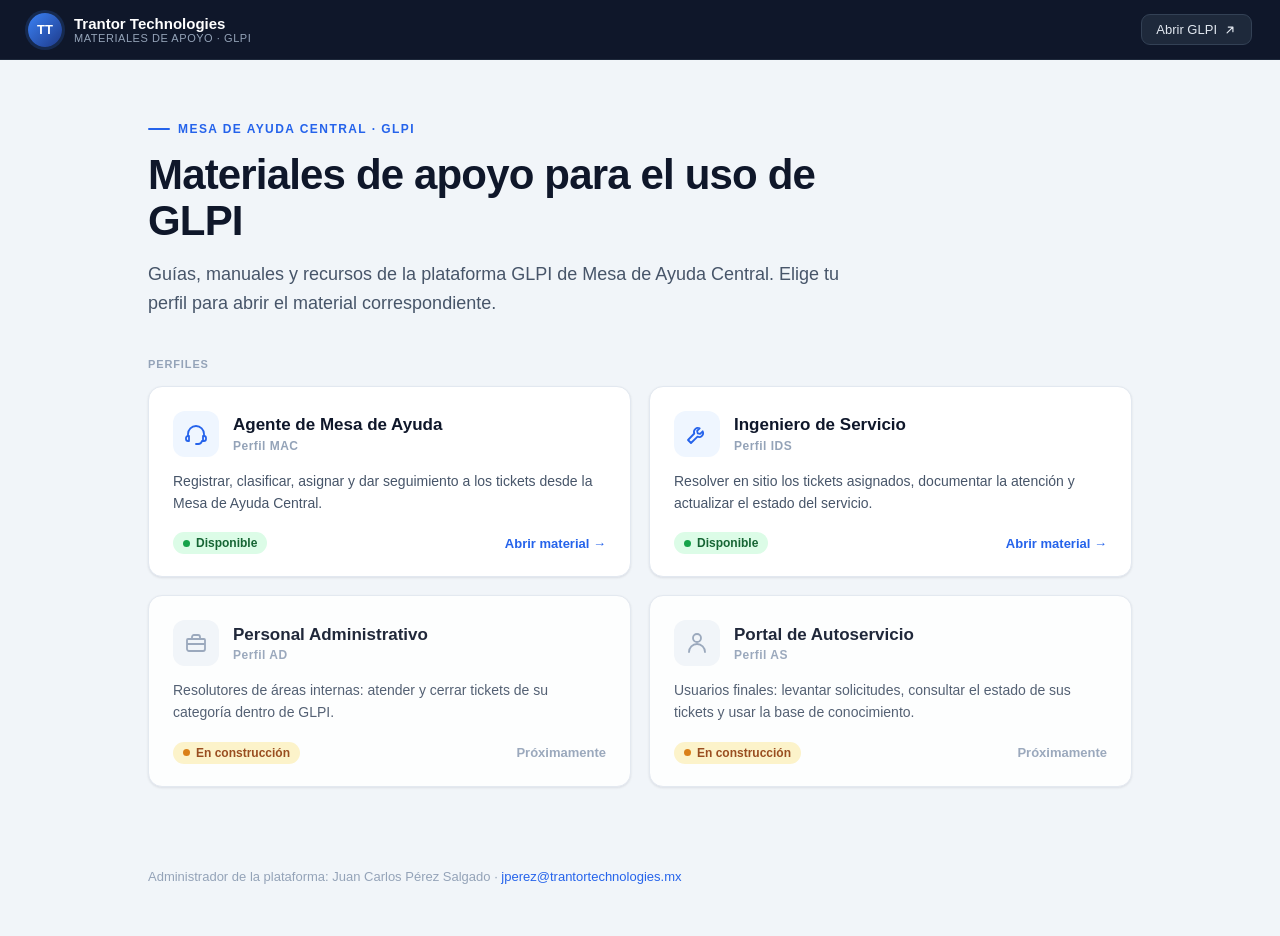
<file: index.html>
<!DOCTYPE html>
<html lang="es">
<head>
  <meta charset="UTF-8" />
  <meta name="viewport" content="width=device-width, initial-scale=1.0" />
  <title>Materiales de apoyo · GLPI - Trantor Technologies</title>
  <link rel="icon" type="image/png" href="assets/favicon.png" />
  <link rel="apple-touch-icon" href="assets/favicon.png" />
  <link rel="stylesheet" href="assets/portal.css" />
</head>
<body>
  <header class="topbar">
    <a class="brand" href="index.html">
      <span class="brand-badge" id="brandBadge">Tt</span>
      <span class="brand-text">
        <span class="brand-name" id="brandName">Trantor Technologies</span>
        <span class="brand-sub" id="brandSub">Materiales de apoyo · GLPI</span>
      </span>
    </a>
    <span class="topbar-spacer"></span>
    <a class="topbar-link" id="platformLink" href="#" target="_blank" rel="noopener">
      Abrir GLPI
      <svg viewBox="0 0 24 24" width="14" height="14" fill="none" stroke="currentColor" stroke-width="2" stroke-linecap="round" stroke-linejoin="round"><path d="M7 17L17 7M9 7h8v8"/></svg>
    </a>
  </header>

  <main class="wrap">
    <section class="hero">
      <div class="kicker">Mesa de Ayuda Central · GLPI</div>
      <h1 id="heroTitle">Materiales de apoyo para el uso de GLPI</h1>
      <p id="heroIntro">Guías, manuales y recursos de la plataforma GLPI de Mesa de Ayuda Central. Elige tu perfil para abrir el material correspondiente.</p>
    </section>

    <p class="section-label">Perfiles</p>
    <div class="grid" id="grid">
      <div class="card"><p class="card-desc">Cargando perfiles…</p></div>
    </div>
  </main>

  <footer class="foot">
    Administrador de la plataforma: Juan Carlos Pérez Salgado ·
    <a href="mailto:jperez@trantortechnologies.mx">jperez@trantortechnologies.mx</a>
  </footer>

  <script src="assets/portal.js"></script>
</body>
</html>
</file>
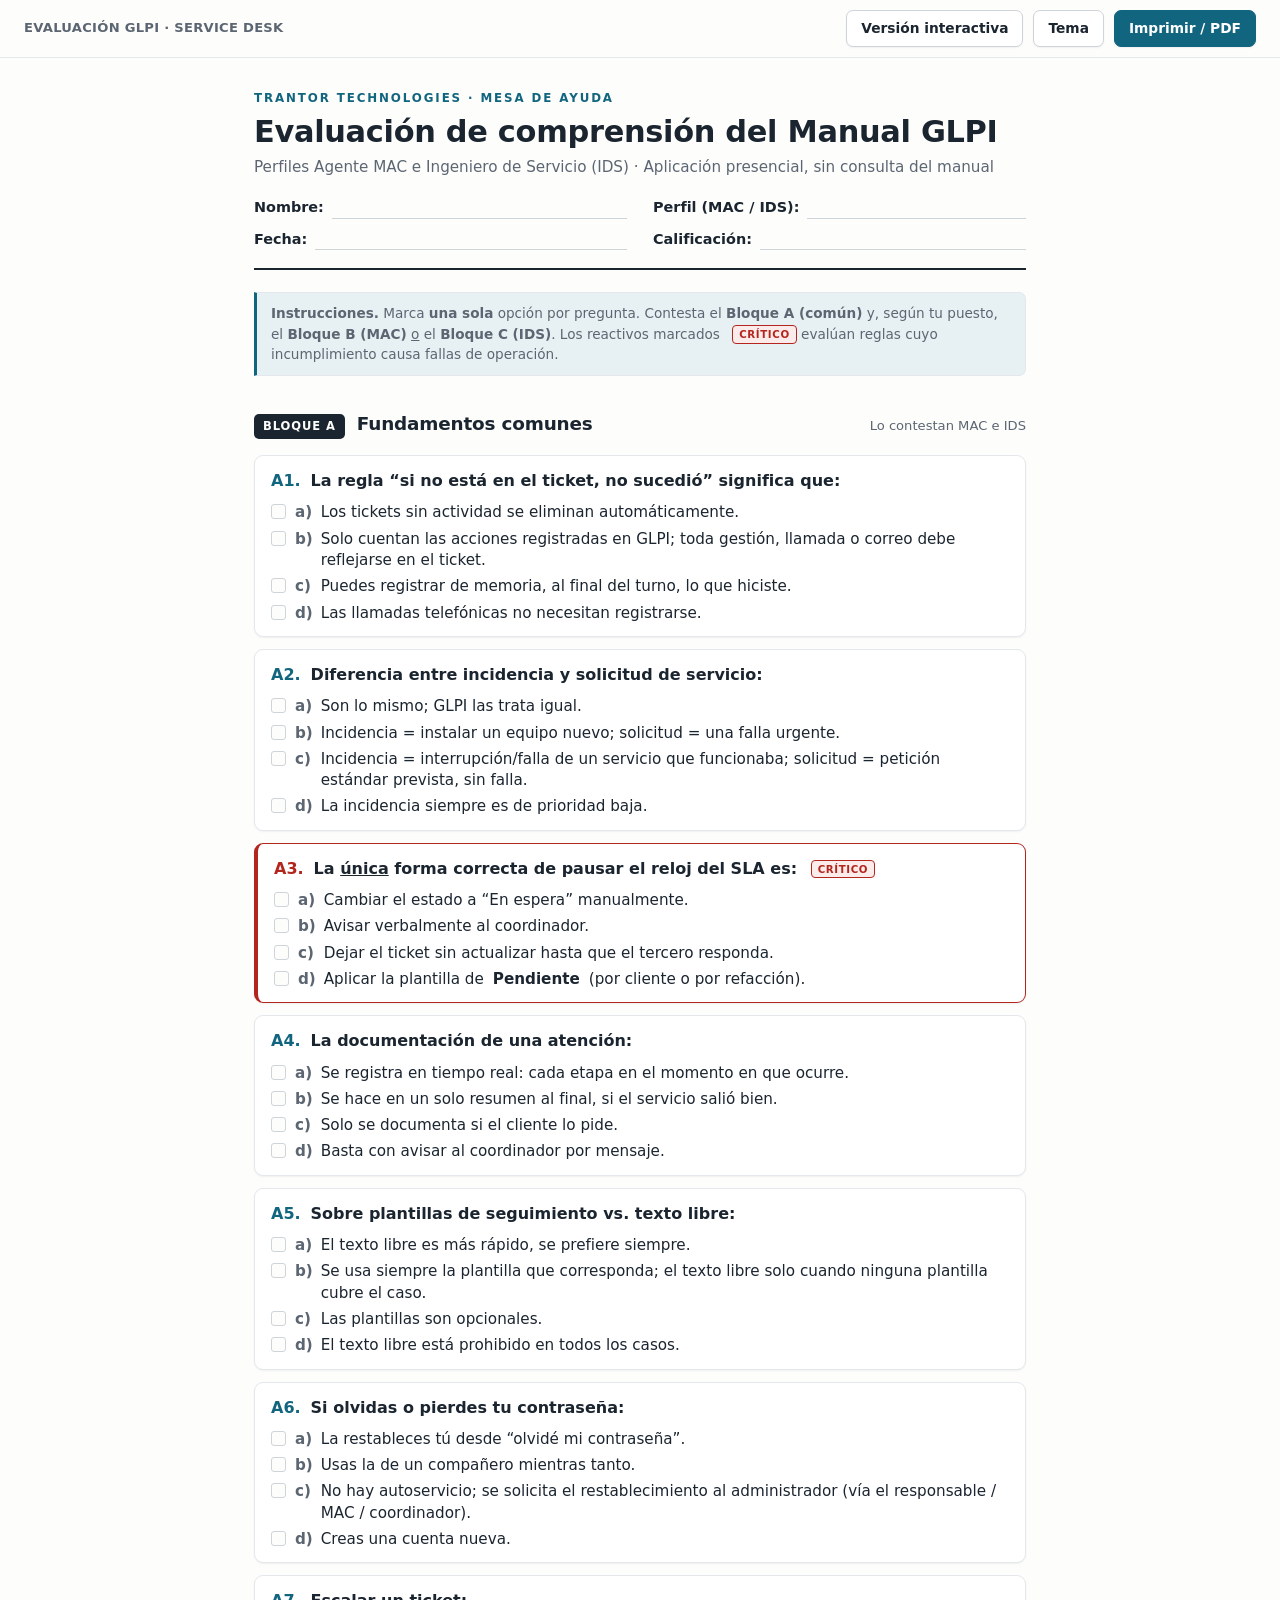
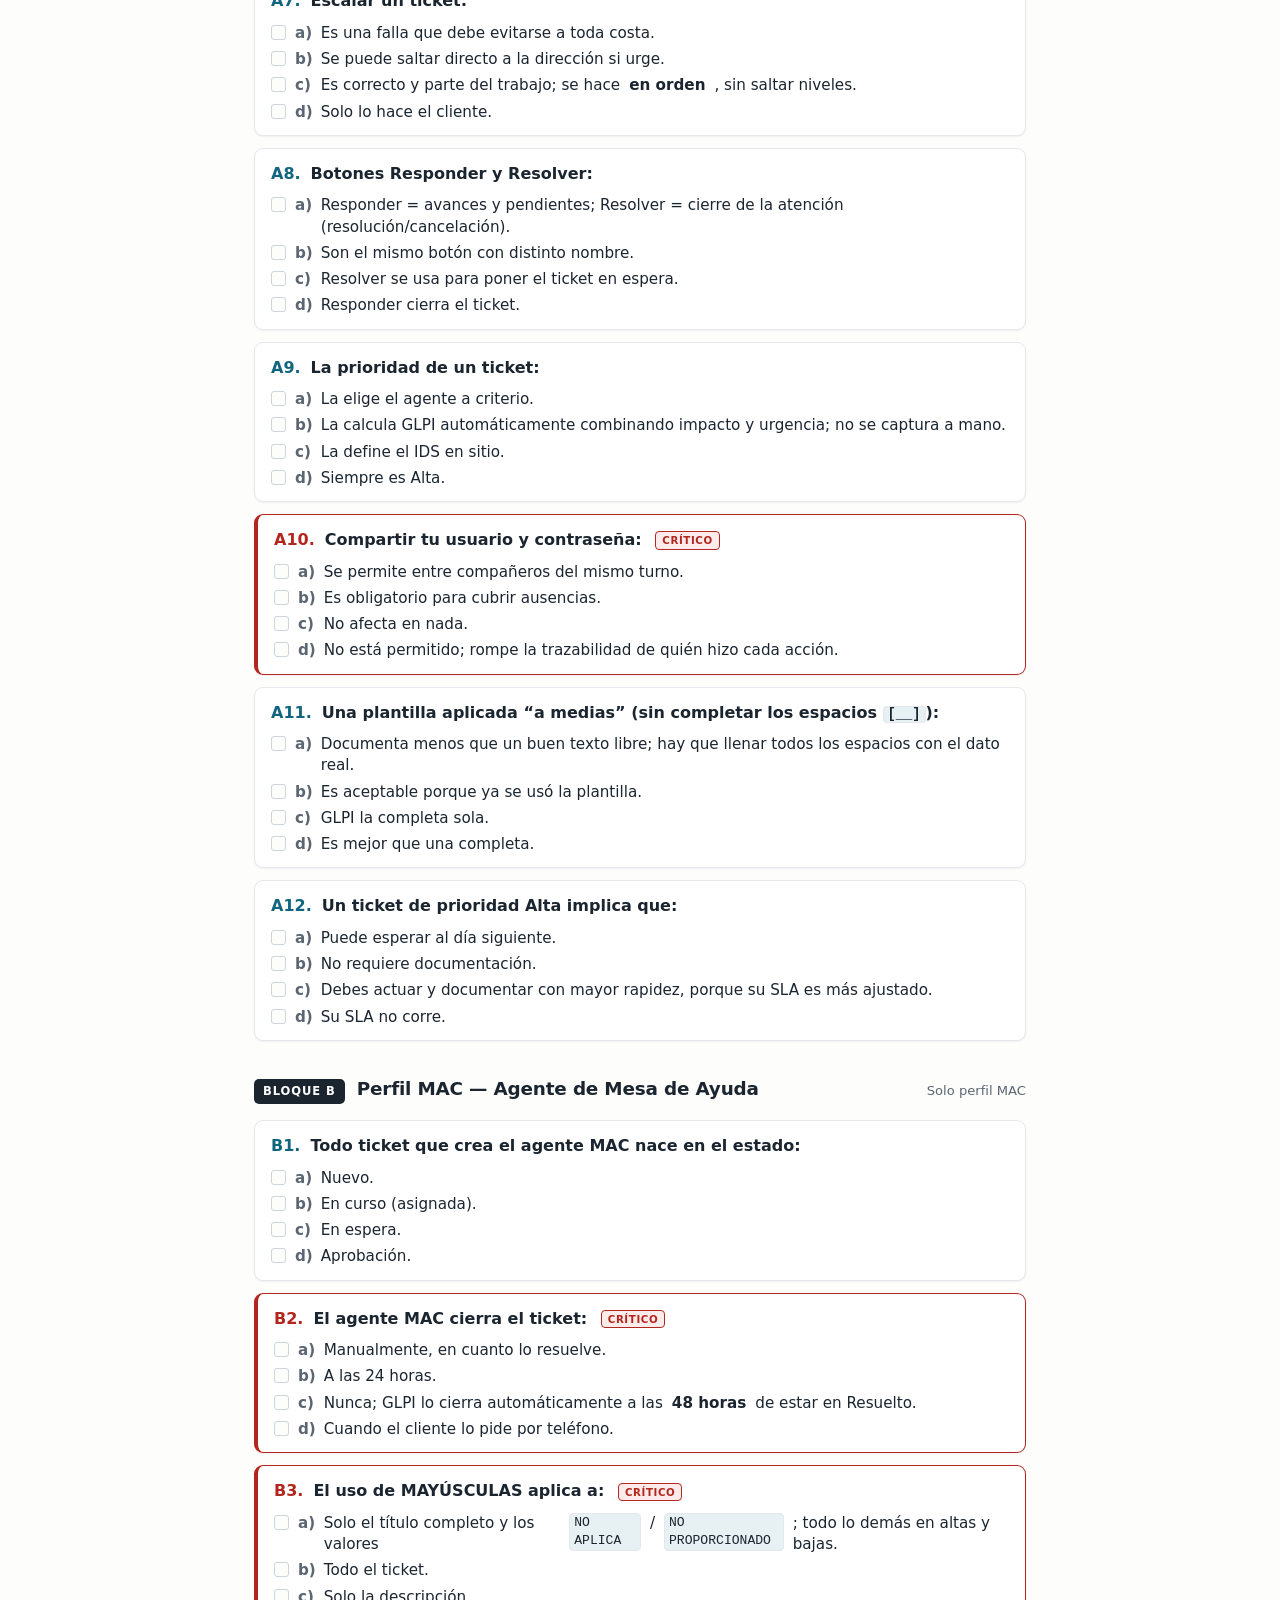
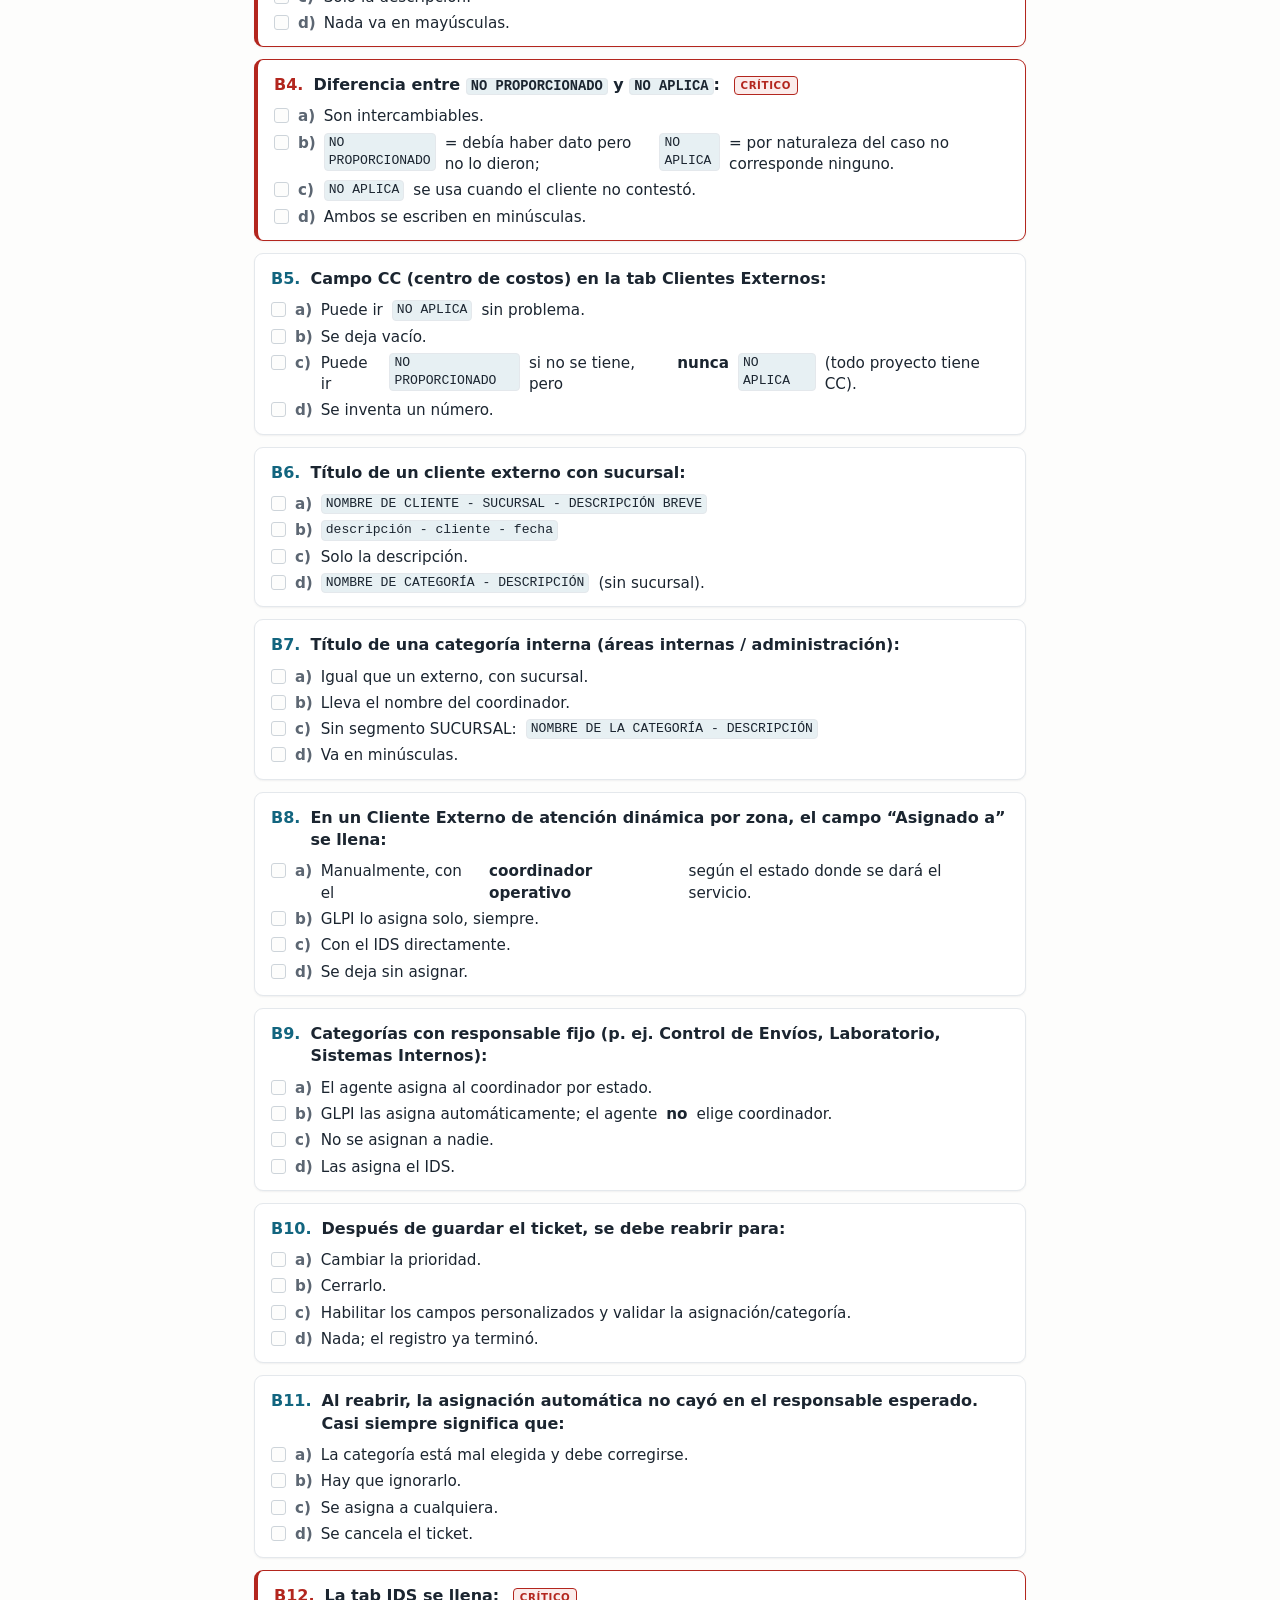
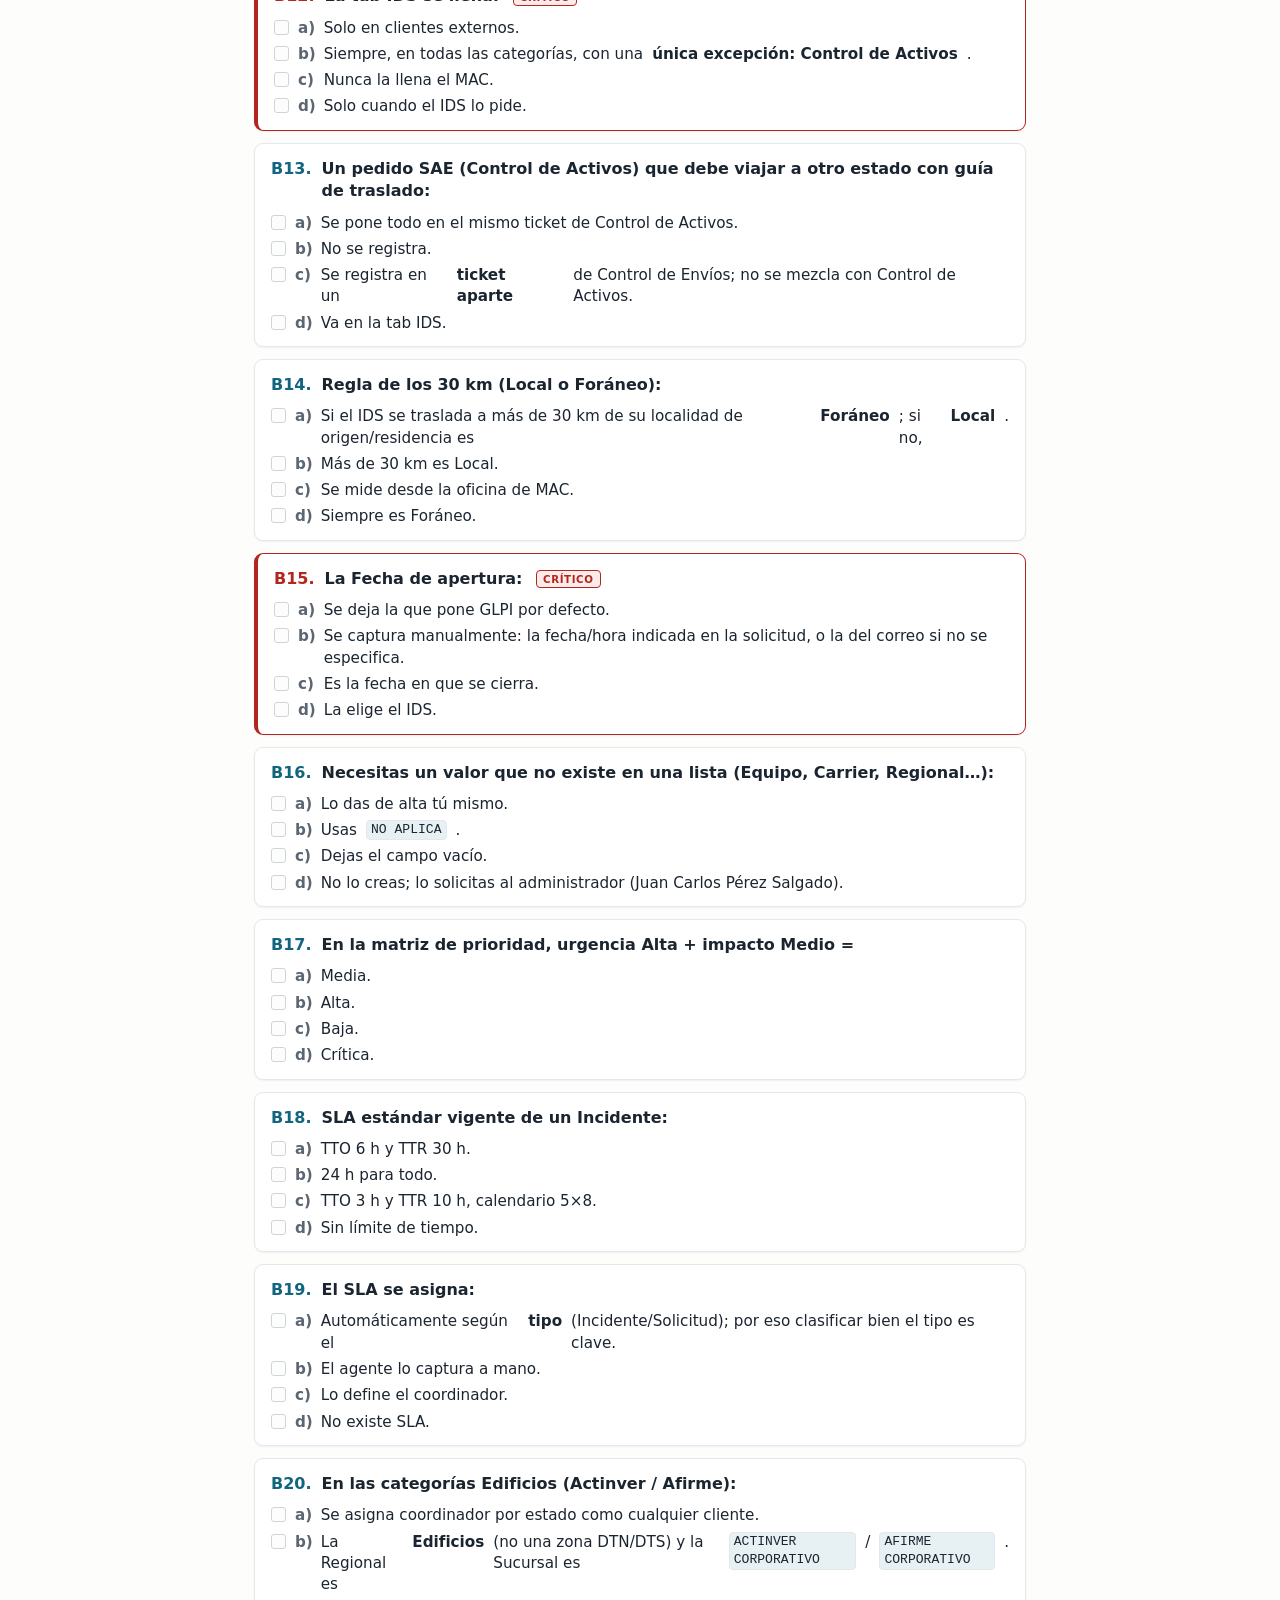
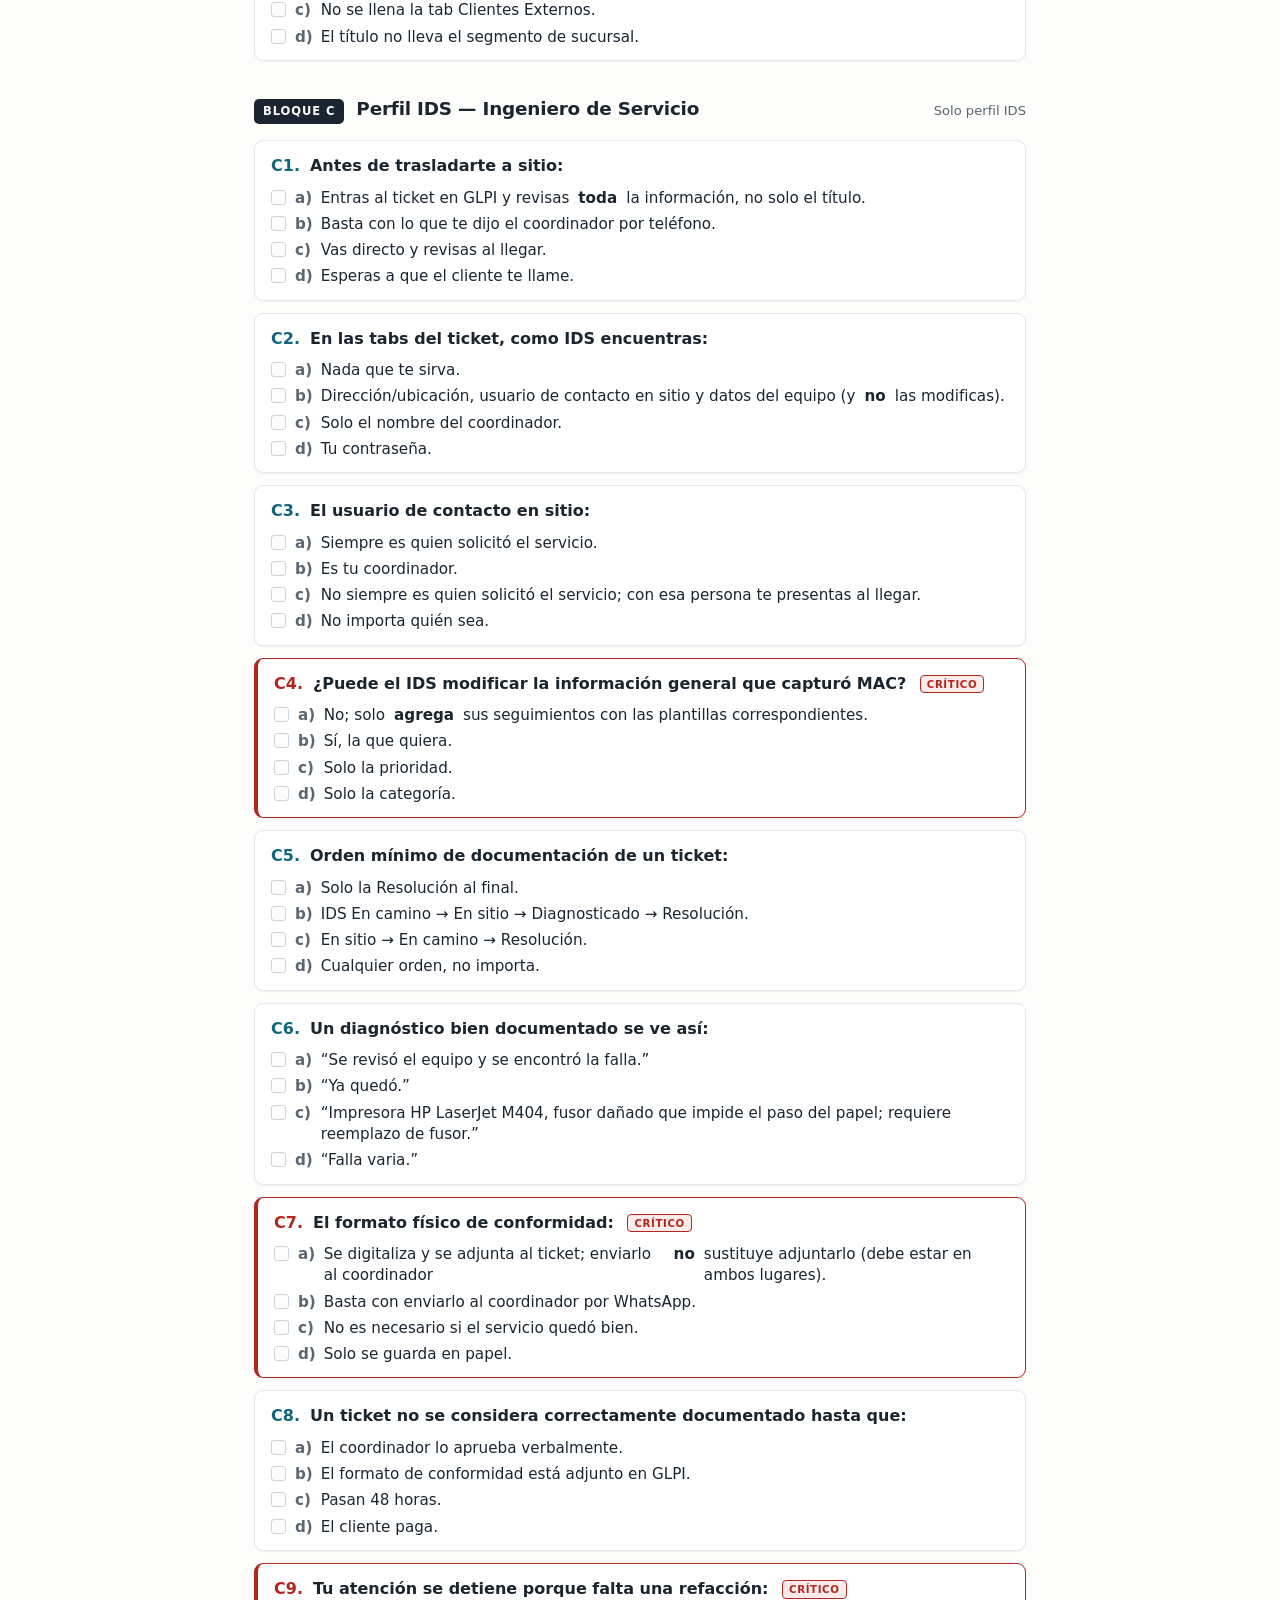
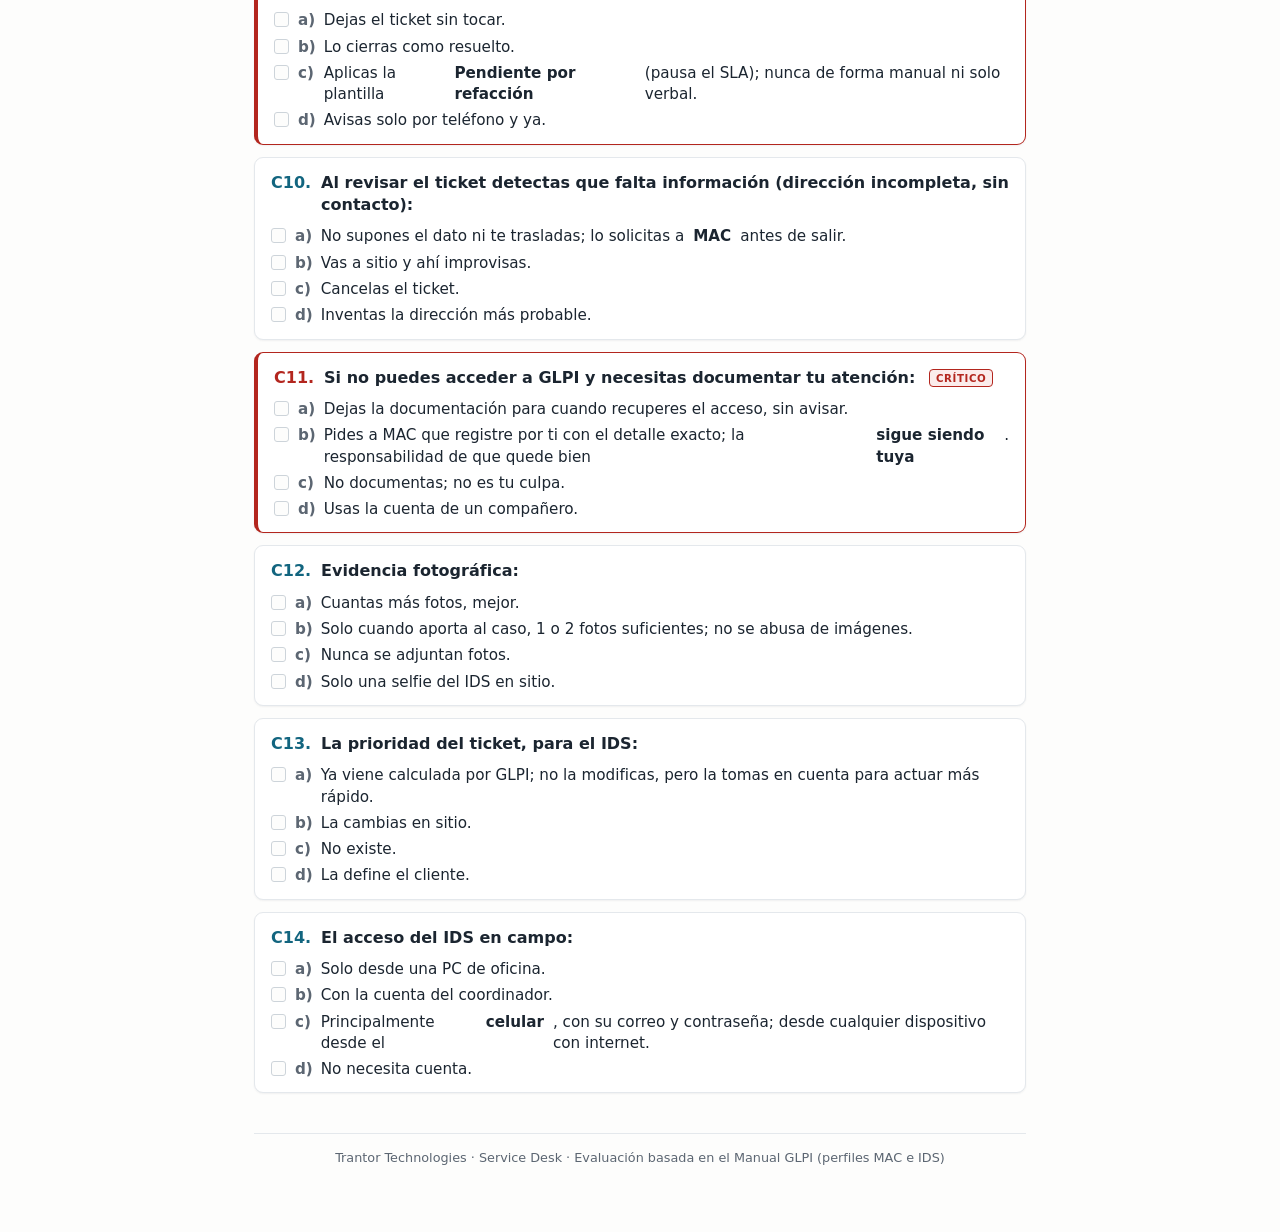
<file: evaluacion/index.html>
<!doctype html>
<html lang="es">
<head>
<meta charset="utf-8">
<title>Evaluación GLPI — MAC / IDS</title>
<meta name="viewport" content="width=device-width, initial-scale=1">
<style>
  :root{
    --paper:#fdfdfc; --card:#ffffff; --ink:#1b2530; --muted:#5c6672;
    --line:#e4e8ec; --line-strong:#cdd4da; --accent:#12657f; --accent-soft:#e7f0f3;
    --crit:#b3261e; --crit-soft:#fbeceb; --shadow:0 1px 2px rgba(27,37,48,.06);
  }
  @media (prefers-color-scheme: dark){
    :root{
      --paper:#12171c; --card:#171d24; --ink:#e7ecf0; --muted:#9aa5af;
      --line:#242c34; --line-strong:#323c45; --accent:#4bb8d6; --accent-soft:#12303a;
      --crit:#e8837b; --crit-soft:#2c1a19; --shadow:0 1px 2px rgba(0,0,0,.4);
    }
  }
  :root[data-theme="light"]{
    --paper:#fdfdfc; --card:#ffffff; --ink:#1b2530; --muted:#5c6672;
    --line:#e4e8ec; --line-strong:#cdd4da; --accent:#12657f; --accent-soft:#e7f0f3;
    --crit:#b3261e; --crit-soft:#fbeceb; --shadow:0 1px 2px rgba(27,37,48,.06);
  }
  :root[data-theme="dark"]{
    --paper:#12171c; --card:#171d24; --ink:#e7ecf0; --muted:#9aa5af;
    --line:#242c34; --line-strong:#323c45; --accent:#4bb8d6; --accent-soft:#12303a;
    --crit:#e8837b; --crit-soft:#2c1a19; --shadow:0 1px 2px rgba(0,0,0,.4);
  }

  *{box-sizing:border-box}
  html{-webkit-text-size-adjust:100%}
  body{
    margin:0; background:var(--paper); color:var(--ink);
    font-family:"Segoe UI",system-ui,-apple-system,Roboto,Helvetica,Arial,sans-serif;
    font-size:16px; line-height:1.5;
  }
  .mono{font-family:ui-monospace,"SF Mono",Menlo,Consolas,"Liberation Mono",monospace}
  .wrap{max-width:820px; margin:0 auto; padding:32px 24px 64px}

  /* ---- top control bar (screen only) ---- */
  .bar{
    position:sticky; top:0; z-index:5; background:var(--paper);
    border-bottom:1px solid var(--line); display:flex; gap:10px; align-items:center;
    justify-content:flex-end; padding:10px 24px;
  }
  .bar .spacer{margin-right:auto; font-weight:600; letter-spacing:.02em; color:var(--muted); font-size:.82rem; text-transform:uppercase}
  button{
    font:inherit; font-size:.86rem; font-weight:600; cursor:pointer;
    border:1px solid var(--line-strong); background:var(--card); color:var(--ink);
    padding:7px 14px; border-radius:7px; box-shadow:var(--shadow);
  }
  button.primary{background:var(--accent); border-color:var(--accent); color:#fff}
  button:focus-visible{outline:2px solid var(--accent); outline-offset:2px}

  /* ---- masthead ---- */
  header.mast{border-bottom:2px solid var(--ink); padding-bottom:18px; margin-bottom:22px}
  .eyebrow{font-size:.74rem; letter-spacing:.16em; text-transform:uppercase; color:var(--accent); font-weight:700; margin:0 0 8px}
  h1{font-size:1.9rem; line-height:1.15; margin:0 0 6px; text-wrap:balance; letter-spacing:-.01em}
  .sub{color:var(--muted); margin:0; font-size:.95rem}
  .idfields{display:grid; grid-template-columns:1fr 1fr; gap:10px 26px; margin-top:18px}
  .idfields .f{display:flex; align-items:flex-end; gap:8px; font-size:.9rem; color:var(--muted)}
  .idfields .f b{color:var(--ink); font-weight:600; white-space:nowrap}
  .idfields .line{flex:1; border-bottom:1px solid var(--line-strong); height:1.2em}
  @media (max-width:560px){ .idfields{grid-template-columns:1fr} }

  .note{
    font-size:.85rem; color:var(--muted); background:var(--accent-soft);
    border:1px solid var(--line); border-left:3px solid var(--accent);
    padding:10px 14px; border-radius:0 7px 7px 0; margin:0 0 26px;
  }

  /* ---- section headers ---- */
  .sec{margin:34px 0 16px; display:flex; align-items:baseline; gap:12px}
  .sec .tag{
    font:inherit; font-size:.72rem; font-weight:700; letter-spacing:.08em; text-transform:uppercase;
    background:var(--ink); color:var(--paper); padding:4px 9px; border-radius:5px; white-space:nowrap;
  }
  .sec h2{font-size:1.15rem; margin:0; letter-spacing:-.01em}
  .sec .who{font-size:.82rem; color:var(--muted); margin-left:auto; text-align:right}

  /* ---- question card ---- */
  ol.qs{list-style:none; margin:0; padding:0; display:flex; flex-direction:column; gap:12px}
  .q{
    background:var(--card); border:1px solid var(--line); border-radius:9px;
    padding:14px 16px 12px; box-shadow:var(--shadow); break-inside:avoid;
  }
  .q .stem{display:flex; gap:10px; font-weight:600; margin-bottom:10px; line-height:1.4}
  .q .num{color:var(--accent); font-weight:700; font-variant-numeric:tabular-nums; white-space:nowrap}
  .q.crit{border-color:var(--crit); border-left:4px solid var(--crit)}
  .q.crit .num{color:var(--crit)}
  .flag{
    display:inline-block; font-size:.64rem; font-weight:700; letter-spacing:.06em; text-transform:uppercase;
    color:var(--crit); background:var(--crit-soft); border:1px solid var(--crit);
    padding:1px 6px; border-radius:4px; margin-left:8px; vertical-align:middle; white-space:nowrap;
  }
  .opts{list-style:none; margin:0; padding:0; display:flex; flex-direction:column; gap:5px}
  .opts li{display:flex; gap:9px; align-items:flex-start; font-size:.95rem; line-height:1.4}
  .box{
    flex:none; width:15px; height:15px; margin-top:2px; border:1.5px solid var(--line-strong);
    border-radius:3px; background:var(--paper);
  }
  .lt{flex:none; font-weight:600; color:var(--muted); width:1.1em}

  code, .kw{
    font-family:ui-monospace,"SF Mono",Menlo,Consolas,monospace; font-size:.86em;
    background:var(--accent-soft); border:1px solid var(--line); border-radius:4px; padding:0 4px;
  }

  footer{margin-top:40px; padding-top:14px; border-top:1px solid var(--line); font-size:.8rem; color:var(--muted); text-align:center}

  @media print{
    .bar{display:none}
    body{background:#fff; color:#000; font-size:12pt}
    .wrap{max-width:none; padding:0}
    .q{box-shadow:none}
    a{color:#000}
  }
  @media (prefers-reduced-motion:reduce){*{transition:none!important}}
</style>
</head>
<body>
<div class="bar">
  <span class="spacer">Evaluación GLPI · Service Desk</span>
  <a href="quiz.html" style="font:inherit;font-size:.86rem;font-weight:600;text-decoration:none;border:1px solid var(--line-strong);background:var(--card);color:var(--ink);padding:7px 14px;border-radius:7px;box-shadow:var(--shadow)">Versión interactiva</a>
  <button id="theme">Tema</button>
  <button class="primary" onclick="window.print()">Imprimir / PDF</button>
</div>

<div class="wrap">

  <header class="mast">
    <p class="eyebrow">Trantor Technologies · Mesa de Ayuda</p>
    <h1>Evaluación de comprensión del Manual GLPI</h1>
    <p class="sub">Perfiles Agente MAC e Ingeniero de Servicio (IDS) · Aplicación presencial, sin consulta del manual</p>
    <div class="idfields">
      <div class="f"><b>Nombre:</b><span class="line"></span></div>
      <div class="f"><b>Perfil (MAC / IDS):</b><span class="line"></span></div>
      <div class="f"><b>Fecha:</b><span class="line"></span></div>
      <div class="f"><b>Calificación:</b><span class="line"></span></div>
    </div>
  </header>

  <p class="note"><b>Instrucciones.</b> Marca <b>una sola</b> opción por pregunta. Contesta el <b>Bloque A (común)</b> y, según tu puesto, el <b>Bloque B (MAC)</b> <u>o</u> el <b>Bloque C (IDS)</b>. Los reactivos marcados <span class="flag">crítico</span> evalúan reglas cuyo incumplimiento causa fallas de operación.</p>

  <!-- ================= BLOQUE A ================= -->
  <div class="sec"><span class="tag">Bloque A</span><h2>Fundamentos comunes</h2><span class="who">Lo contestan MAC e IDS</span></div>
  <ol class="qs">

    <li class="q"><div class="stem"><span class="num">A1.</span><span>La regla “si no está en el ticket, no sucedió” significa que:</span></div>
      <ul class="opts">
        <li><span class="box"></span><span class="lt">a)</span> Los tickets sin actividad se eliminan automáticamente.</li>
        <li><span class="box"></span><span class="lt">b)</span> Solo cuentan las acciones registradas en GLPI; toda gestión, llamada o correo debe reflejarse en el ticket.</li>
        <li><span class="box"></span><span class="lt">c)</span> Puedes registrar de memoria, al final del turno, lo que hiciste.</li>
        <li><span class="box"></span><span class="lt">d)</span> Las llamadas telefónicas no necesitan registrarse.</li>
      </ul></li>

    <li class="q"><div class="stem"><span class="num">A2.</span><span>Diferencia entre incidencia y solicitud de servicio:</span></div>
      <ul class="opts">
        <li><span class="box"></span><span class="lt">a)</span> Son lo mismo; GLPI las trata igual.</li>
        <li><span class="box"></span><span class="lt">b)</span> Incidencia = instalar un equipo nuevo; solicitud = una falla urgente.</li>
        <li><span class="box"></span><span class="lt">c)</span> Incidencia = interrupción/falla de un servicio que funcionaba; solicitud = petición estándar prevista, sin falla.</li>
        <li><span class="box"></span><span class="lt">d)</span> La incidencia siempre es de prioridad baja.</li>
      </ul></li>

    <li class="q crit"><div class="stem"><span class="num">A3.</span><span>La <u>única</u> forma correcta de pausar el reloj del SLA es: <span class="flag">crítico</span></span></div>
      <ul class="opts">
        <li><span class="box"></span><span class="lt">a)</span> Cambiar el estado a “En espera” manualmente.</li>
        <li><span class="box"></span><span class="lt">b)</span> Avisar verbalmente al coordinador.</li>
        <li><span class="box"></span><span class="lt">c)</span> Dejar el ticket sin actualizar hasta que el tercero responda.</li>
        <li><span class="box"></span><span class="lt">d)</span> Aplicar la plantilla de <b>Pendiente</b> (por cliente o por refacción).</li>
      </ul></li>

    <li class="q"><div class="stem"><span class="num">A4.</span><span>La documentación de una atención:</span></div>
      <ul class="opts">
        <li><span class="box"></span><span class="lt">a)</span> Se registra en tiempo real: cada etapa en el momento en que ocurre.</li>
        <li><span class="box"></span><span class="lt">b)</span> Se hace en un solo resumen al final, si el servicio salió bien.</li>
        <li><span class="box"></span><span class="lt">c)</span> Solo se documenta si el cliente lo pide.</li>
        <li><span class="box"></span><span class="lt">d)</span> Basta con avisar al coordinador por mensaje.</li>
      </ul></li>

    <li class="q"><div class="stem"><span class="num">A5.</span><span>Sobre plantillas de seguimiento vs. texto libre:</span></div>
      <ul class="opts">
        <li><span class="box"></span><span class="lt">a)</span> El texto libre es más rápido, se prefiere siempre.</li>
        <li><span class="box"></span><span class="lt">b)</span> Se usa siempre la plantilla que corresponda; el texto libre solo cuando ninguna plantilla cubre el caso.</li>
        <li><span class="box"></span><span class="lt">c)</span> Las plantillas son opcionales.</li>
        <li><span class="box"></span><span class="lt">d)</span> El texto libre está prohibido en todos los casos.</li>
      </ul></li>

    <li class="q"><div class="stem"><span class="num">A6.</span><span>Si olvidas o pierdes tu contraseña:</span></div>
      <ul class="opts">
        <li><span class="box"></span><span class="lt">a)</span> La restableces tú desde “olvidé mi contraseña”.</li>
        <li><span class="box"></span><span class="lt">b)</span> Usas la de un compañero mientras tanto.</li>
        <li><span class="box"></span><span class="lt">c)</span> No hay autoservicio; se solicita el restablecimiento al administrador (vía el responsable / MAC / coordinador).</li>
        <li><span class="box"></span><span class="lt">d)</span> Creas una cuenta nueva.</li>
      </ul></li>

    <li class="q"><div class="stem"><span class="num">A7.</span><span>Escalar un ticket:</span></div>
      <ul class="opts">
        <li><span class="box"></span><span class="lt">a)</span> Es una falla que debe evitarse a toda costa.</li>
        <li><span class="box"></span><span class="lt">b)</span> Se puede saltar directo a la dirección si urge.</li>
        <li><span class="box"></span><span class="lt">c)</span> Es correcto y parte del trabajo; se hace <b>en orden</b>, sin saltar niveles.</li>
        <li><span class="box"></span><span class="lt">d)</span> Solo lo hace el cliente.</li>
      </ul></li>

    <li class="q"><div class="stem"><span class="num">A8.</span><span>Botones <b>Responder</b> y <b>Resolver</b>:</span></div>
      <ul class="opts">
        <li><span class="box"></span><span class="lt">a)</span> Responder = avances y pendientes; Resolver = cierre de la atención (resolución/cancelación).</li>
        <li><span class="box"></span><span class="lt">b)</span> Son el mismo botón con distinto nombre.</li>
        <li><span class="box"></span><span class="lt">c)</span> Resolver se usa para poner el ticket en espera.</li>
        <li><span class="box"></span><span class="lt">d)</span> Responder cierra el ticket.</li>
      </ul></li>

    <li class="q"><div class="stem"><span class="num">A9.</span><span>La prioridad de un ticket:</span></div>
      <ul class="opts">
        <li><span class="box"></span><span class="lt">a)</span> La elige el agente a criterio.</li>
        <li><span class="box"></span><span class="lt">b)</span> La calcula GLPI automáticamente combinando impacto y urgencia; no se captura a mano.</li>
        <li><span class="box"></span><span class="lt">c)</span> La define el IDS en sitio.</li>
        <li><span class="box"></span><span class="lt">d)</span> Siempre es Alta.</li>
      </ul></li>

    <li class="q crit"><div class="stem"><span class="num">A10.</span><span>Compartir tu usuario y contraseña: <span class="flag">crítico</span></span></div>
      <ul class="opts">
        <li><span class="box"></span><span class="lt">a)</span> Se permite entre compañeros del mismo turno.</li>
        <li><span class="box"></span><span class="lt">b)</span> Es obligatorio para cubrir ausencias.</li>
        <li><span class="box"></span><span class="lt">c)</span> No afecta en nada.</li>
        <li><span class="box"></span><span class="lt">d)</span> No está permitido; rompe la trazabilidad de quién hizo cada acción.</li>
      </ul></li>

    <li class="q"><div class="stem"><span class="num">A11.</span><span>Una plantilla aplicada “a medias” (sin completar los espacios <code>[__]</code>):</span></div>
      <ul class="opts">
        <li><span class="box"></span><span class="lt">a)</span> Documenta menos que un buen texto libre; hay que llenar todos los espacios con el dato real.</li>
        <li><span class="box"></span><span class="lt">b)</span> Es aceptable porque ya se usó la plantilla.</li>
        <li><span class="box"></span><span class="lt">c)</span> GLPI la completa sola.</li>
        <li><span class="box"></span><span class="lt">d)</span> Es mejor que una completa.</li>
      </ul></li>

    <li class="q"><div class="stem"><span class="num">A12.</span><span>Un ticket de prioridad <b>Alta</b> implica que:</span></div>
      <ul class="opts">
        <li><span class="box"></span><span class="lt">a)</span> Puede esperar al día siguiente.</li>
        <li><span class="box"></span><span class="lt">b)</span> No requiere documentación.</li>
        <li><span class="box"></span><span class="lt">c)</span> Debes actuar y documentar con mayor rapidez, porque su SLA es más ajustado.</li>
        <li><span class="box"></span><span class="lt">d)</span> Su SLA no corre.</li>
      </ul></li>
  </ol>

  <!-- ================= BLOQUE B ================= -->
  <div class="sec"><span class="tag">Bloque B</span><h2>Perfil MAC — Agente de Mesa de Ayuda</h2><span class="who">Solo perfil MAC</span></div>
  <ol class="qs">

    <li class="q"><div class="stem"><span class="num">B1.</span><span>Todo ticket que crea el agente MAC nace en el estado:</span></div>
      <ul class="opts">
        <li><span class="box"></span><span class="lt">a)</span> Nuevo.</li>
        <li><span class="box"></span><span class="lt">b)</span> En curso (asignada).</li>
        <li><span class="box"></span><span class="lt">c)</span> En espera.</li>
        <li><span class="box"></span><span class="lt">d)</span> Aprobación.</li>
      </ul></li>

    <li class="q crit"><div class="stem"><span class="num">B2.</span><span>El agente MAC cierra el ticket: <span class="flag">crítico</span></span></div>
      <ul class="opts">
        <li><span class="box"></span><span class="lt">a)</span> Manualmente, en cuanto lo resuelve.</li>
        <li><span class="box"></span><span class="lt">b)</span> A las 24 horas.</li>
        <li><span class="box"></span><span class="lt">c)</span> Nunca; GLPI lo cierra automáticamente a las <b>48 horas</b> de estar en Resuelto.</li>
        <li><span class="box"></span><span class="lt">d)</span> Cuando el cliente lo pide por teléfono.</li>
      </ul></li>

    <li class="q crit"><div class="stem"><span class="num">B3.</span><span>El uso de <b>MAYÚSCULAS</b> aplica a: <span class="flag">crítico</span></span></div>
      <ul class="opts">
        <li><span class="box"></span><span class="lt">a)</span> Solo el título completo y los valores <span class="kw">NO APLICA</span> / <span class="kw">NO PROPORCIONADO</span>; todo lo demás en altas y bajas.</li>
        <li><span class="box"></span><span class="lt">b)</span> Todo el ticket.</li>
        <li><span class="box"></span><span class="lt">c)</span> Solo la descripción.</li>
        <li><span class="box"></span><span class="lt">d)</span> Nada va en mayúsculas.</li>
      </ul></li>

    <li class="q crit"><div class="stem"><span class="num">B4.</span><span>Diferencia entre <span class="kw">NO PROPORCIONADO</span> y <span class="kw">NO APLICA</span>: <span class="flag">crítico</span></span></div>
      <ul class="opts">
        <li><span class="box"></span><span class="lt">a)</span> Son intercambiables.</li>
        <li><span class="box"></span><span class="lt">b)</span> <span class="kw">NO PROPORCIONADO</span> = debía haber dato pero no lo dieron; <span class="kw">NO APLICA</span> = por naturaleza del caso no corresponde ninguno.</li>
        <li><span class="box"></span><span class="lt">c)</span> <span class="kw">NO APLICA</span> se usa cuando el cliente no contestó.</li>
        <li><span class="box"></span><span class="lt">d)</span> Ambos se escriben en minúsculas.</li>
      </ul></li>

    <li class="q"><div class="stem"><span class="num">B5.</span><span>Campo <b>CC</b> (centro de costos) en la tab Clientes Externos:</span></div>
      <ul class="opts">
        <li><span class="box"></span><span class="lt">a)</span> Puede ir <span class="kw">NO APLICA</span> sin problema.</li>
        <li><span class="box"></span><span class="lt">b)</span> Se deja vacío.</li>
        <li><span class="box"></span><span class="lt">c)</span> Puede ir <span class="kw">NO PROPORCIONADO</span> si no se tiene, pero <b>nunca</b> <span class="kw">NO APLICA</span> (todo proyecto tiene CC).</li>
        <li><span class="box"></span><span class="lt">d)</span> Se inventa un número.</li>
      </ul></li>

    <li class="q"><div class="stem"><span class="num">B6.</span><span>Título de un cliente externo con sucursal:</span></div>
      <ul class="opts">
        <li><span class="box"></span><span class="lt">a)</span> <span class="kw">NOMBRE DE CLIENTE - SUCURSAL - DESCRIPCIÓN BREVE</span></li>
        <li><span class="box"></span><span class="lt">b)</span> <span class="kw">descripción - cliente - fecha</span></li>
        <li><span class="box"></span><span class="lt">c)</span> Solo la descripción.</li>
        <li><span class="box"></span><span class="lt">d)</span> <span class="kw">NOMBRE DE CATEGORÍA - DESCRIPCIÓN</span> (sin sucursal).</li>
      </ul></li>

    <li class="q"><div class="stem"><span class="num">B7.</span><span>Título de una <b>categoría interna</b> (áreas internas / administración):</span></div>
      <ul class="opts">
        <li><span class="box"></span><span class="lt">a)</span> Igual que un externo, con sucursal.</li>
        <li><span class="box"></span><span class="lt">b)</span> Lleva el nombre del coordinador.</li>
        <li><span class="box"></span><span class="lt">c)</span> Sin segmento SUCURSAL: <span class="kw">NOMBRE DE LA CATEGORÍA - DESCRIPCIÓN</span></li>
        <li><span class="box"></span><span class="lt">d)</span> Va en minúsculas.</li>
      </ul></li>

    <li class="q"><div class="stem"><span class="num">B8.</span><span>En un Cliente Externo de <b>atención dinámica por zona</b>, el campo “Asignado a” se llena:</span></div>
      <ul class="opts">
        <li><span class="box"></span><span class="lt">a)</span> Manualmente, con el <b>coordinador operativo</b> según el estado donde se dará el servicio.</li>
        <li><span class="box"></span><span class="lt">b)</span> GLPI lo asigna solo, siempre.</li>
        <li><span class="box"></span><span class="lt">c)</span> Con el IDS directamente.</li>
        <li><span class="box"></span><span class="lt">d)</span> Se deja sin asignar.</li>
      </ul></li>

    <li class="q"><div class="stem"><span class="num">B9.</span><span>Categorías con <b>responsable fijo</b> (p. ej. Control de Envíos, Laboratorio, Sistemas Internos):</span></div>
      <ul class="opts">
        <li><span class="box"></span><span class="lt">a)</span> El agente asigna al coordinador por estado.</li>
        <li><span class="box"></span><span class="lt">b)</span> GLPI las asigna automáticamente; el agente <b>no</b> elige coordinador.</li>
        <li><span class="box"></span><span class="lt">c)</span> No se asignan a nadie.</li>
        <li><span class="box"></span><span class="lt">d)</span> Las asigna el IDS.</li>
      </ul></li>

    <li class="q"><div class="stem"><span class="num">B10.</span><span>Después de guardar el ticket, se debe <b>reabrir</b> para:</span></div>
      <ul class="opts">
        <li><span class="box"></span><span class="lt">a)</span> Cambiar la prioridad.</li>
        <li><span class="box"></span><span class="lt">b)</span> Cerrarlo.</li>
        <li><span class="box"></span><span class="lt">c)</span> Habilitar los campos personalizados y validar la asignación/categoría.</li>
        <li><span class="box"></span><span class="lt">d)</span> Nada; el registro ya terminó.</li>
      </ul></li>

    <li class="q"><div class="stem"><span class="num">B11.</span><span>Al reabrir, la asignación automática <b>no</b> cayó en el responsable esperado. Casi siempre significa que:</span></div>
      <ul class="opts">
        <li><span class="box"></span><span class="lt">a)</span> La categoría está mal elegida y debe corregirse.</li>
        <li><span class="box"></span><span class="lt">b)</span> Hay que ignorarlo.</li>
        <li><span class="box"></span><span class="lt">c)</span> Se asigna a cualquiera.</li>
        <li><span class="box"></span><span class="lt">d)</span> Se cancela el ticket.</li>
      </ul></li>

    <li class="q crit"><div class="stem"><span class="num">B12.</span><span>La tab <b>IDS</b> se llena: <span class="flag">crítico</span></span></div>
      <ul class="opts">
        <li><span class="box"></span><span class="lt">a)</span> Solo en clientes externos.</li>
        <li><span class="box"></span><span class="lt">b)</span> Siempre, en todas las categorías, con una <b>única excepción: Control de Activos</b>.</li>
        <li><span class="box"></span><span class="lt">c)</span> Nunca la llena el MAC.</li>
        <li><span class="box"></span><span class="lt">d)</span> Solo cuando el IDS lo pide.</li>
      </ul></li>

    <li class="q"><div class="stem"><span class="num">B13.</span><span>Un pedido SAE (Control de Activos) que debe <b>viajar a otro estado</b> con guía de traslado:</span></div>
      <ul class="opts">
        <li><span class="box"></span><span class="lt">a)</span> Se pone todo en el mismo ticket de Control de Activos.</li>
        <li><span class="box"></span><span class="lt">b)</span> No se registra.</li>
        <li><span class="box"></span><span class="lt">c)</span> Se registra en un <b>ticket aparte</b> de Control de Envíos; no se mezcla con Control de Activos.</li>
        <li><span class="box"></span><span class="lt">d)</span> Va en la tab IDS.</li>
      </ul></li>

    <li class="q"><div class="stem"><span class="num">B14.</span><span>Regla de los <b>30 km</b> (Local o Foráneo):</span></div>
      <ul class="opts">
        <li><span class="box"></span><span class="lt">a)</span> Si el IDS se traslada a más de 30 km de su localidad de origen/residencia es <b>Foráneo</b>; si no, <b>Local</b>.</li>
        <li><span class="box"></span><span class="lt">b)</span> Más de 30 km es Local.</li>
        <li><span class="box"></span><span class="lt">c)</span> Se mide desde la oficina de MAC.</li>
        <li><span class="box"></span><span class="lt">d)</span> Siempre es Foráneo.</li>
      </ul></li>

    <li class="q crit"><div class="stem"><span class="num">B15.</span><span>La <b>Fecha de apertura</b>: <span class="flag">crítico</span></span></div>
      <ul class="opts">
        <li><span class="box"></span><span class="lt">a)</span> Se deja la que pone GLPI por defecto.</li>
        <li><span class="box"></span><span class="lt">b)</span> Se captura manualmente: la fecha/hora indicada en la solicitud, o la del correo si no se especifica.</li>
        <li><span class="box"></span><span class="lt">c)</span> Es la fecha en que se cierra.</li>
        <li><span class="box"></span><span class="lt">d)</span> La elige el IDS.</li>
      </ul></li>

    <li class="q"><div class="stem"><span class="num">B16.</span><span>Necesitas un valor que <b>no existe</b> en una lista (Equipo, Carrier, Regional…):</span></div>
      <ul class="opts">
        <li><span class="box"></span><span class="lt">a)</span> Lo das de alta tú mismo.</li>
        <li><span class="box"></span><span class="lt">b)</span> Usas <span class="kw">NO APLICA</span>.</li>
        <li><span class="box"></span><span class="lt">c)</span> Dejas el campo vacío.</li>
        <li><span class="box"></span><span class="lt">d)</span> No lo creas; lo solicitas al administrador (Juan Carlos Pérez Salgado).</li>
      </ul></li>

    <li class="q"><div class="stem"><span class="num">B17.</span><span>En la matriz de prioridad, <b>urgencia Alta + impacto Medio</b> =</span></div>
      <ul class="opts">
        <li><span class="box"></span><span class="lt">a)</span> Media.</li>
        <li><span class="box"></span><span class="lt">b)</span> Alta.</li>
        <li><span class="box"></span><span class="lt">c)</span> Baja.</li>
        <li><span class="box"></span><span class="lt">d)</span> Crítica.</li>
      </ul></li>

    <li class="q"><div class="stem"><span class="num">B18.</span><span>SLA estándar vigente de un <b>Incidente</b>:</span></div>
      <ul class="opts">
        <li><span class="box"></span><span class="lt">a)</span> TTO 6 h y TTR 30 h.</li>
        <li><span class="box"></span><span class="lt">b)</span> 24 h para todo.</li>
        <li><span class="box"></span><span class="lt">c)</span> TTO 3 h y TTR 10 h, calendario 5×8.</li>
        <li><span class="box"></span><span class="lt">d)</span> Sin límite de tiempo.</li>
      </ul></li>

    <li class="q"><div class="stem"><span class="num">B19.</span><span>El SLA se asigna:</span></div>
      <ul class="opts">
        <li><span class="box"></span><span class="lt">a)</span> Automáticamente según el <b>tipo</b> (Incidente/Solicitud); por eso clasificar bien el tipo es clave.</li>
        <li><span class="box"></span><span class="lt">b)</span> El agente lo captura a mano.</li>
        <li><span class="box"></span><span class="lt">c)</span> Lo define el coordinador.</li>
        <li><span class="box"></span><span class="lt">d)</span> No existe SLA.</li>
      </ul></li>

    <li class="q"><div class="stem"><span class="num">B20.</span><span>En las categorías <b>Edificios</b> (Actinver / Afirme):</span></div>
      <ul class="opts">
        <li><span class="box"></span><span class="lt">a)</span> Se asigna coordinador por estado como cualquier cliente.</li>
        <li><span class="box"></span><span class="lt">b)</span> La Regional es <b>Edificios</b> (no una zona DTN/DTS) y la Sucursal es <span class="kw">ACTINVER CORPORATIVO</span> / <span class="kw">AFIRME CORPORATIVO</span>.</li>
        <li><span class="box"></span><span class="lt">c)</span> No se llena la tab Clientes Externos.</li>
        <li><span class="box"></span><span class="lt">d)</span> El título no lleva el segmento de sucursal.</li>
      </ul></li>
  </ol>

  <!-- ================= BLOQUE C ================= -->
  <div class="sec"><span class="tag">Bloque C</span><h2>Perfil IDS — Ingeniero de Servicio</h2><span class="who">Solo perfil IDS</span></div>
  <ol class="qs">

    <li class="q"><div class="stem"><span class="num">C1.</span><span>Antes de trasladarte a sitio:</span></div>
      <ul class="opts">
        <li><span class="box"></span><span class="lt">a)</span> Entras al ticket en GLPI y revisas <b>toda</b> la información, no solo el título.</li>
        <li><span class="box"></span><span class="lt">b)</span> Basta con lo que te dijo el coordinador por teléfono.</li>
        <li><span class="box"></span><span class="lt">c)</span> Vas directo y revisas al llegar.</li>
        <li><span class="box"></span><span class="lt">d)</span> Esperas a que el cliente te llame.</li>
      </ul></li>

    <li class="q"><div class="stem"><span class="num">C2.</span><span>En las <b>tabs</b> del ticket, como IDS encuentras:</span></div>
      <ul class="opts">
        <li><span class="box"></span><span class="lt">a)</span> Nada que te sirva.</li>
        <li><span class="box"></span><span class="lt">b)</span> Dirección/ubicación, usuario de contacto en sitio y datos del equipo (y <b>no</b> las modificas).</li>
        <li><span class="box"></span><span class="lt">c)</span> Solo el nombre del coordinador.</li>
        <li><span class="box"></span><span class="lt">d)</span> Tu contraseña.</li>
      </ul></li>

    <li class="q"><div class="stem"><span class="num">C3.</span><span>El <b>usuario de contacto en sitio</b>:</span></div>
      <ul class="opts">
        <li><span class="box"></span><span class="lt">a)</span> Siempre es quien solicitó el servicio.</li>
        <li><span class="box"></span><span class="lt">b)</span> Es tu coordinador.</li>
        <li><span class="box"></span><span class="lt">c)</span> No siempre es quien solicitó el servicio; con esa persona te presentas al llegar.</li>
        <li><span class="box"></span><span class="lt">d)</span> No importa quién sea.</li>
      </ul></li>

    <li class="q crit"><div class="stem"><span class="num">C4.</span><span>¿Puede el IDS modificar la información general que capturó MAC? <span class="flag">crítico</span></span></div>
      <ul class="opts">
        <li><span class="box"></span><span class="lt">a)</span> No; solo <b>agrega</b> sus seguimientos con las plantillas correspondientes.</li>
        <li><span class="box"></span><span class="lt">b)</span> Sí, la que quiera.</li>
        <li><span class="box"></span><span class="lt">c)</span> Solo la prioridad.</li>
        <li><span class="box"></span><span class="lt">d)</span> Solo la categoría.</li>
      </ul></li>

    <li class="q"><div class="stem"><span class="num">C5.</span><span>Orden mínimo de documentación de un ticket:</span></div>
      <ul class="opts">
        <li><span class="box"></span><span class="lt">a)</span> Solo la Resolución al final.</li>
        <li><span class="box"></span><span class="lt">b)</span> IDS En camino → En sitio → Diagnosticado → Resolución.</li>
        <li><span class="box"></span><span class="lt">c)</span> En sitio → En camino → Resolución.</li>
        <li><span class="box"></span><span class="lt">d)</span> Cualquier orden, no importa.</li>
      </ul></li>

    <li class="q"><div class="stem"><span class="num">C6.</span><span>Un <b>diagnóstico</b> bien documentado se ve así:</span></div>
      <ul class="opts">
        <li><span class="box"></span><span class="lt">a)</span> “Se revisó el equipo y se encontró la falla.”</li>
        <li><span class="box"></span><span class="lt">b)</span> “Ya quedó.”</li>
        <li><span class="box"></span><span class="lt">c)</span> “Impresora HP LaserJet M404, fusor dañado que impide el paso del papel; requiere reemplazo de fusor.”</li>
        <li><span class="box"></span><span class="lt">d)</span> “Falla varia.”</li>
      </ul></li>

    <li class="q crit"><div class="stem"><span class="num">C7.</span><span>El <b>formato físico de conformidad</b>: <span class="flag">crítico</span></span></div>
      <ul class="opts">
        <li><span class="box"></span><span class="lt">a)</span> Se digitaliza y se adjunta al ticket; enviarlo al coordinador <b>no</b> sustituye adjuntarlo (debe estar en ambos lugares).</li>
        <li><span class="box"></span><span class="lt">b)</span> Basta con enviarlo al coordinador por WhatsApp.</li>
        <li><span class="box"></span><span class="lt">c)</span> No es necesario si el servicio quedó bien.</li>
        <li><span class="box"></span><span class="lt">d)</span> Solo se guarda en papel.</li>
      </ul></li>

    <li class="q"><div class="stem"><span class="num">C8.</span><span>Un ticket <b>no</b> se considera correctamente documentado hasta que:</span></div>
      <ul class="opts">
        <li><span class="box"></span><span class="lt">a)</span> El coordinador lo aprueba verbalmente.</li>
        <li><span class="box"></span><span class="lt">b)</span> El formato de conformidad está adjunto en GLPI.</li>
        <li><span class="box"></span><span class="lt">c)</span> Pasan 48 horas.</li>
        <li><span class="box"></span><span class="lt">d)</span> El cliente paga.</li>
      </ul></li>

    <li class="q crit"><div class="stem"><span class="num">C9.</span><span>Tu atención se detiene porque falta una <b>refacción</b>: <span class="flag">crítico</span></span></div>
      <ul class="opts">
        <li><span class="box"></span><span class="lt">a)</span> Dejas el ticket sin tocar.</li>
        <li><span class="box"></span><span class="lt">b)</span> Lo cierras como resuelto.</li>
        <li><span class="box"></span><span class="lt">c)</span> Aplicas la plantilla <b>Pendiente por refacción</b> (pausa el SLA); nunca de forma manual ni solo verbal.</li>
        <li><span class="box"></span><span class="lt">d)</span> Avisas solo por teléfono y ya.</li>
      </ul></li>

    <li class="q"><div class="stem"><span class="num">C10.</span><span>Al revisar el ticket detectas que <b>falta información</b> (dirección incompleta, sin contacto):</span></div>
      <ul class="opts">
        <li><span class="box"></span><span class="lt">a)</span> No supones el dato ni te trasladas; lo solicitas a <b>MAC</b> antes de salir.</li>
        <li><span class="box"></span><span class="lt">b)</span> Vas a sitio y ahí improvisas.</li>
        <li><span class="box"></span><span class="lt">c)</span> Cancelas el ticket.</li>
        <li><span class="box"></span><span class="lt">d)</span> Inventas la dirección más probable.</li>
      </ul></li>

    <li class="q crit"><div class="stem"><span class="num">C11.</span><span>Si <b>no puedes acceder</b> a GLPI y necesitas documentar tu atención: <span class="flag">crítico</span></span></div>
      <ul class="opts">
        <li><span class="box"></span><span class="lt">a)</span> Dejas la documentación para cuando recuperes el acceso, sin avisar.</li>
        <li><span class="box"></span><span class="lt">b)</span> Pides a MAC que registre por ti con el detalle exacto; la responsabilidad de que quede bien <b>sigue siendo tuya</b>.</li>
        <li><span class="box"></span><span class="lt">c)</span> No documentas; no es tu culpa.</li>
        <li><span class="box"></span><span class="lt">d)</span> Usas la cuenta de un compañero.</li>
      </ul></li>

    <li class="q"><div class="stem"><span class="num">C12.</span><span>Evidencia <b>fotográfica</b>:</span></div>
      <ul class="opts">
        <li><span class="box"></span><span class="lt">a)</span> Cuantas más fotos, mejor.</li>
        <li><span class="box"></span><span class="lt">b)</span> Solo cuando aporta al caso, 1 o 2 fotos suficientes; no se abusa de imágenes.</li>
        <li><span class="box"></span><span class="lt">c)</span> Nunca se adjuntan fotos.</li>
        <li><span class="box"></span><span class="lt">d)</span> Solo una selfie del IDS en sitio.</li>
      </ul></li>

    <li class="q"><div class="stem"><span class="num">C13.</span><span>La <b>prioridad</b> del ticket, para el IDS:</span></div>
      <ul class="opts">
        <li><span class="box"></span><span class="lt">a)</span> Ya viene calculada por GLPI; no la modificas, pero la tomas en cuenta para actuar más rápido.</li>
        <li><span class="box"></span><span class="lt">b)</span> La cambias en sitio.</li>
        <li><span class="box"></span><span class="lt">c)</span> No existe.</li>
        <li><span class="box"></span><span class="lt">d)</span> La define el cliente.</li>
      </ul></li>

    <li class="q"><div class="stem"><span class="num">C14.</span><span>El acceso del IDS en campo:</span></div>
      <ul class="opts">
        <li><span class="box"></span><span class="lt">a)</span> Solo desde una PC de oficina.</li>
        <li><span class="box"></span><span class="lt">b)</span> Con la cuenta del coordinador.</li>
        <li><span class="box"></span><span class="lt">c)</span> Principalmente desde el <b>celular</b>, con su correo y contraseña; desde cualquier dispositivo con internet.</li>
        <li><span class="box"></span><span class="lt">d)</span> No necesita cuenta.</li>
      </ul></li>
  </ol>

  <footer>Trantor Technologies · Service Desk · Evaluación basada en el Manual GLPI (perfiles MAC e IDS)</footer>
</div>

<script>
  (function(){
    var btn=document.getElementById('theme');
    btn.addEventListener('click',function(){
      var r=document.documentElement;
      var cur=r.getAttribute('data-theme');
      if(!cur){ cur = matchMedia('(prefers-color-scheme: dark)').matches ? 'dark':'light'; }
      r.setAttribute('data-theme', cur==='dark'?'light':'dark');
    });
  })();
</script>
</body>
</html>
</file>
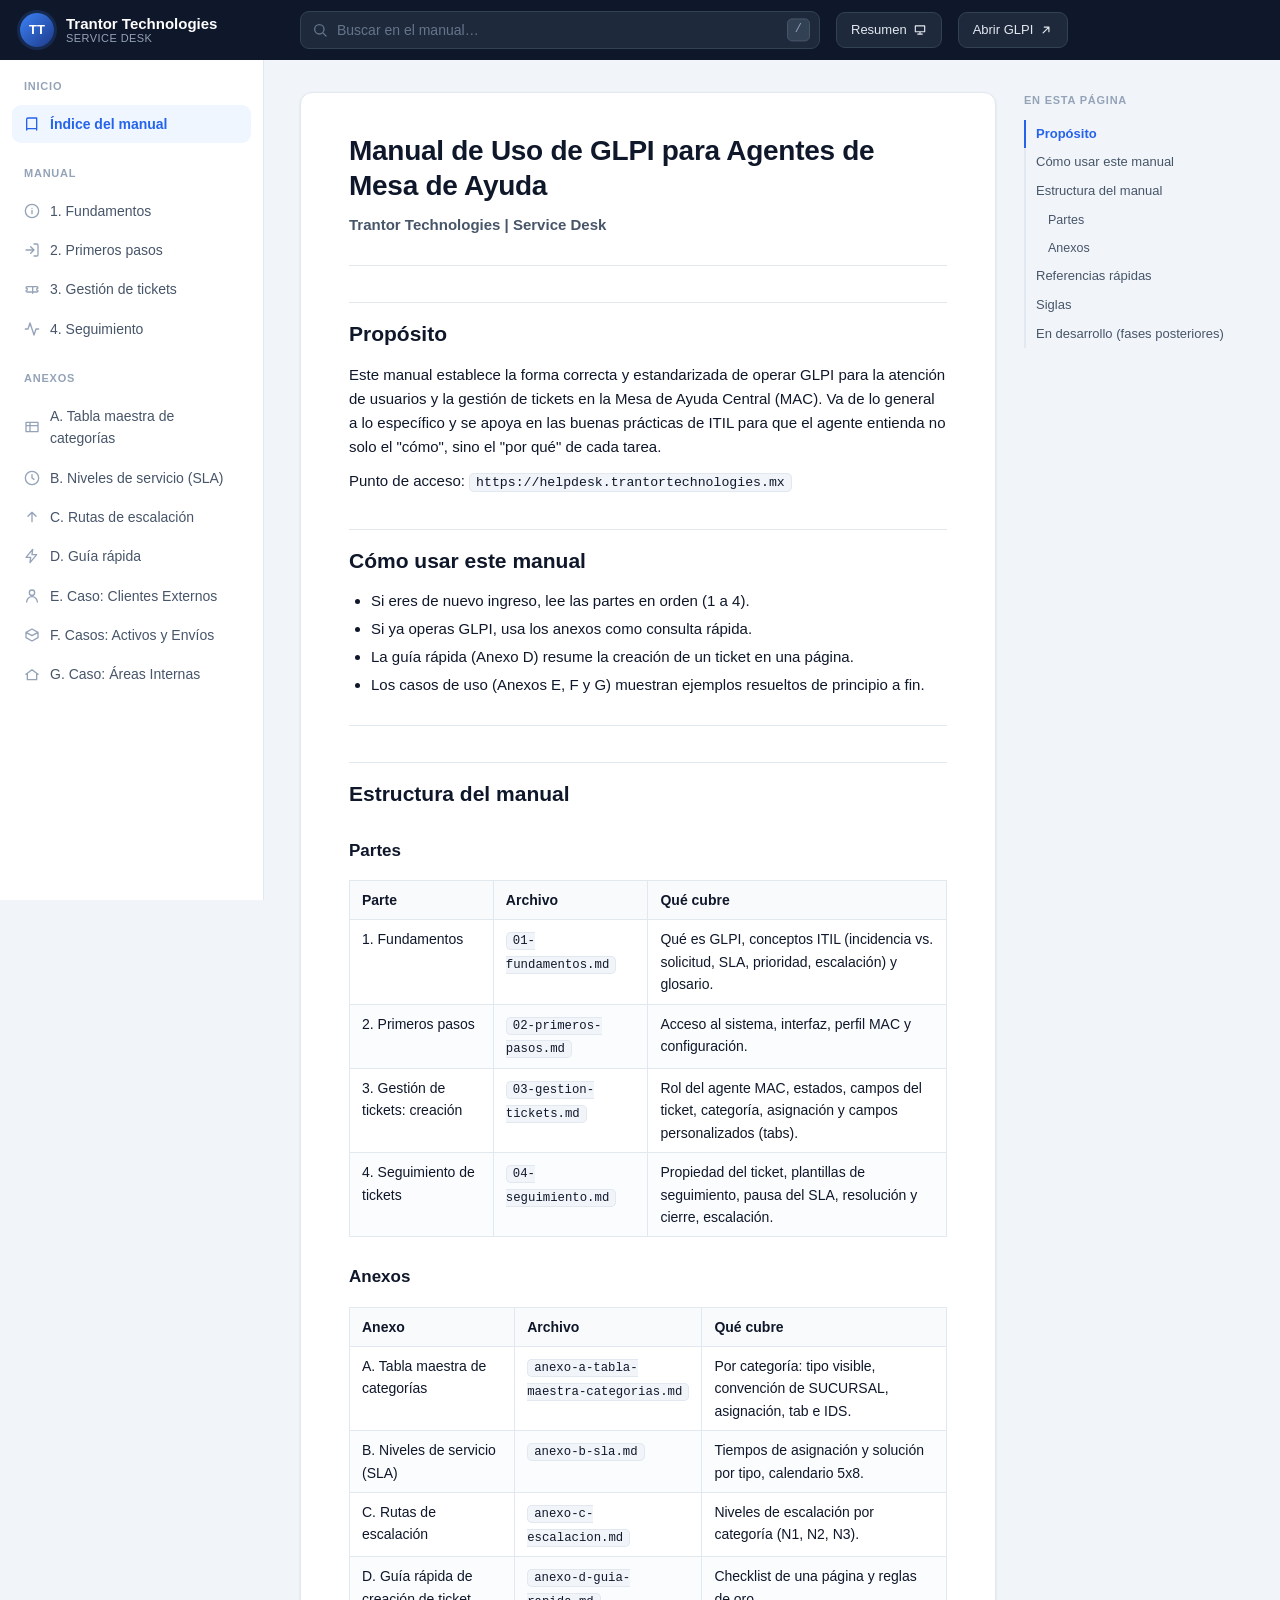
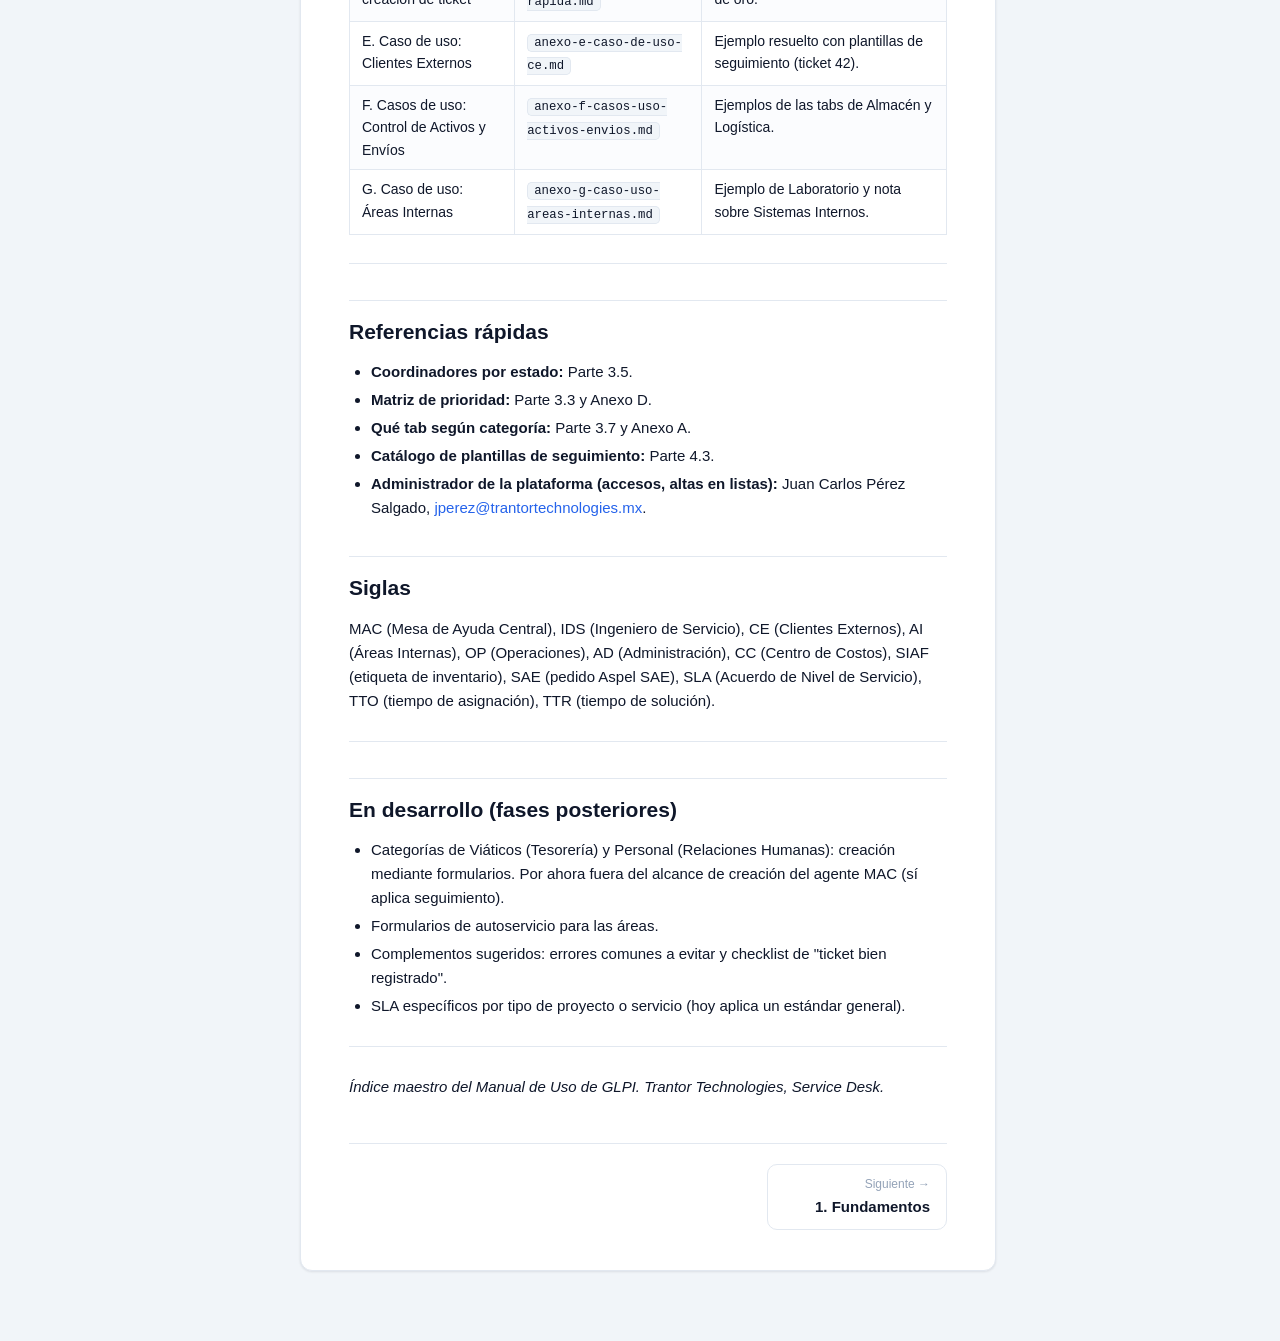
<file: web/index.html>
<!DOCTYPE html>
<html lang="es">
<head>
  <meta charset="UTF-8" />
  <meta name="viewport" content="width=device-width, initial-scale=1.0" />
  <title>Manual de Uso de GLPI - Trantor Technologies</title>
  <link rel="icon" type="image/png" href="../docs/assets/favicon.png" />
  <link rel="apple-touch-icon" href="../docs/assets/favicon.png" />
  <link rel="preconnect" href="https://fonts.googleapis.com" />
  <link rel="stylesheet" href="assets/css/styles.css" />
</head>
<body>
  <!-- Barra superior -->
  <header class="topbar">
    <button id="menuToggle" class="menu-toggle" aria-label="Menú">
      <svg viewBox="0 0 24 24" width="20" height="20"><path d="M3 6h18M3 12h18M3 18h18" stroke="currentColor" stroke-width="2" stroke-linecap="round"/></svg>
    </button>
    <a class="brand" href="#/">
      <span class="brand-badge" id="brandBadge">Tt</span>
      <span class="brand-text">
        <span class="brand-name" id="brandName">Trantor Technologies</span>
        <span class="brand-sub" id="brandSub">Service Desk</span>
      </span>
    </a>

    <div class="topbar-search">
      <svg class="search-icon" viewBox="0 0 24 24" width="16" height="16"><circle cx="11" cy="11" r="7" fill="none" stroke="currentColor" stroke-width="2"/><path d="M21 21l-4.3-4.3" stroke="currentColor" stroke-width="2" stroke-linecap="round"/></svg>
      <input id="searchInput" type="search" placeholder="Buscar en el manual…" autocomplete="off" spellcheck="false" />
      <kbd class="search-kbd">/</kbd>
      <div id="searchResults" class="search-results" hidden></div>
    </div>

    <a class="platform-link" href="deck.html">
      Resumen
      <svg viewBox="0 0 24 24" width="14" height="14"><path d="M4 5h16v10H4z M8 19h8 M12 15v4" fill="none" stroke="currentColor" stroke-width="2" stroke-linecap="round" stroke-linejoin="round"/></svg>
    </a>

    <a class="platform-link" id="platformLink" href="#" target="_blank" rel="noopener">
      Abrir GLPI
      <svg viewBox="0 0 24 24" width="14" height="14"><path d="M7 17L17 7M9 7h8v8" fill="none" stroke="currentColor" stroke-width="2" stroke-linecap="round" stroke-linejoin="round"/></svg>
    </a>
  </header>

  <div class="layout">
    <!-- Sidebar de navegación -->
    <aside class="sidebar" id="sidebar">
      <nav id="nav" class="nav" aria-label="Navegación del manual"></nav>
    </aside>
    <div class="sidebar-backdrop" id="sidebarBackdrop"></div>

    <!-- Contenido -->
    <main class="main">
      <article id="content" class="content card">
        <div class="loading">Cargando…</div>
      </article>
      <aside class="toc" id="toc" aria-label="En esta página"></aside>
    </main>
  </div>

  <script src="assets/vendor/marked.min.js"></script>
  <script src="assets/js/app.js"></script>
</body>
</html>
</file>
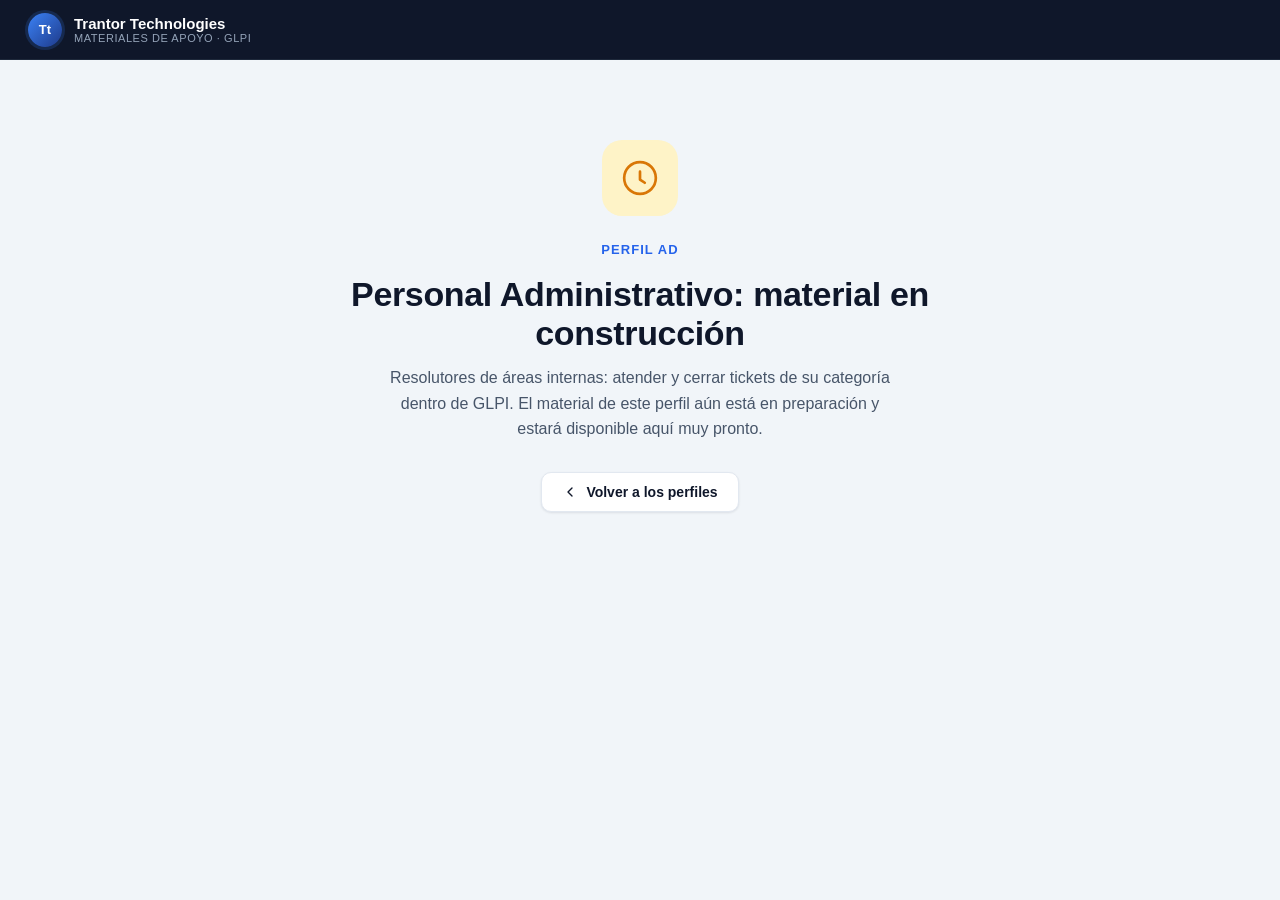
<file: perfiles/administrativo/index.html>
<!DOCTYPE html>
<html lang="es">
<head>
  <meta charset="UTF-8" />
  <meta http-equiv="refresh" content="0; url=../en-construccion.html?p=administrativo" />
  <link rel="canonical" href="../en-construccion.html?p=administrativo" />
  <title>En construcción</title>
</head>
<body>
  <p>Redirigiendo… Si no ocurre, <a href="../en-construccion.html?p=administrativo">abre la página del perfil</a>.</p>
  <script>location.replace("../en-construccion.html?p=administrativo");</script>
</body>
</html>
</file>
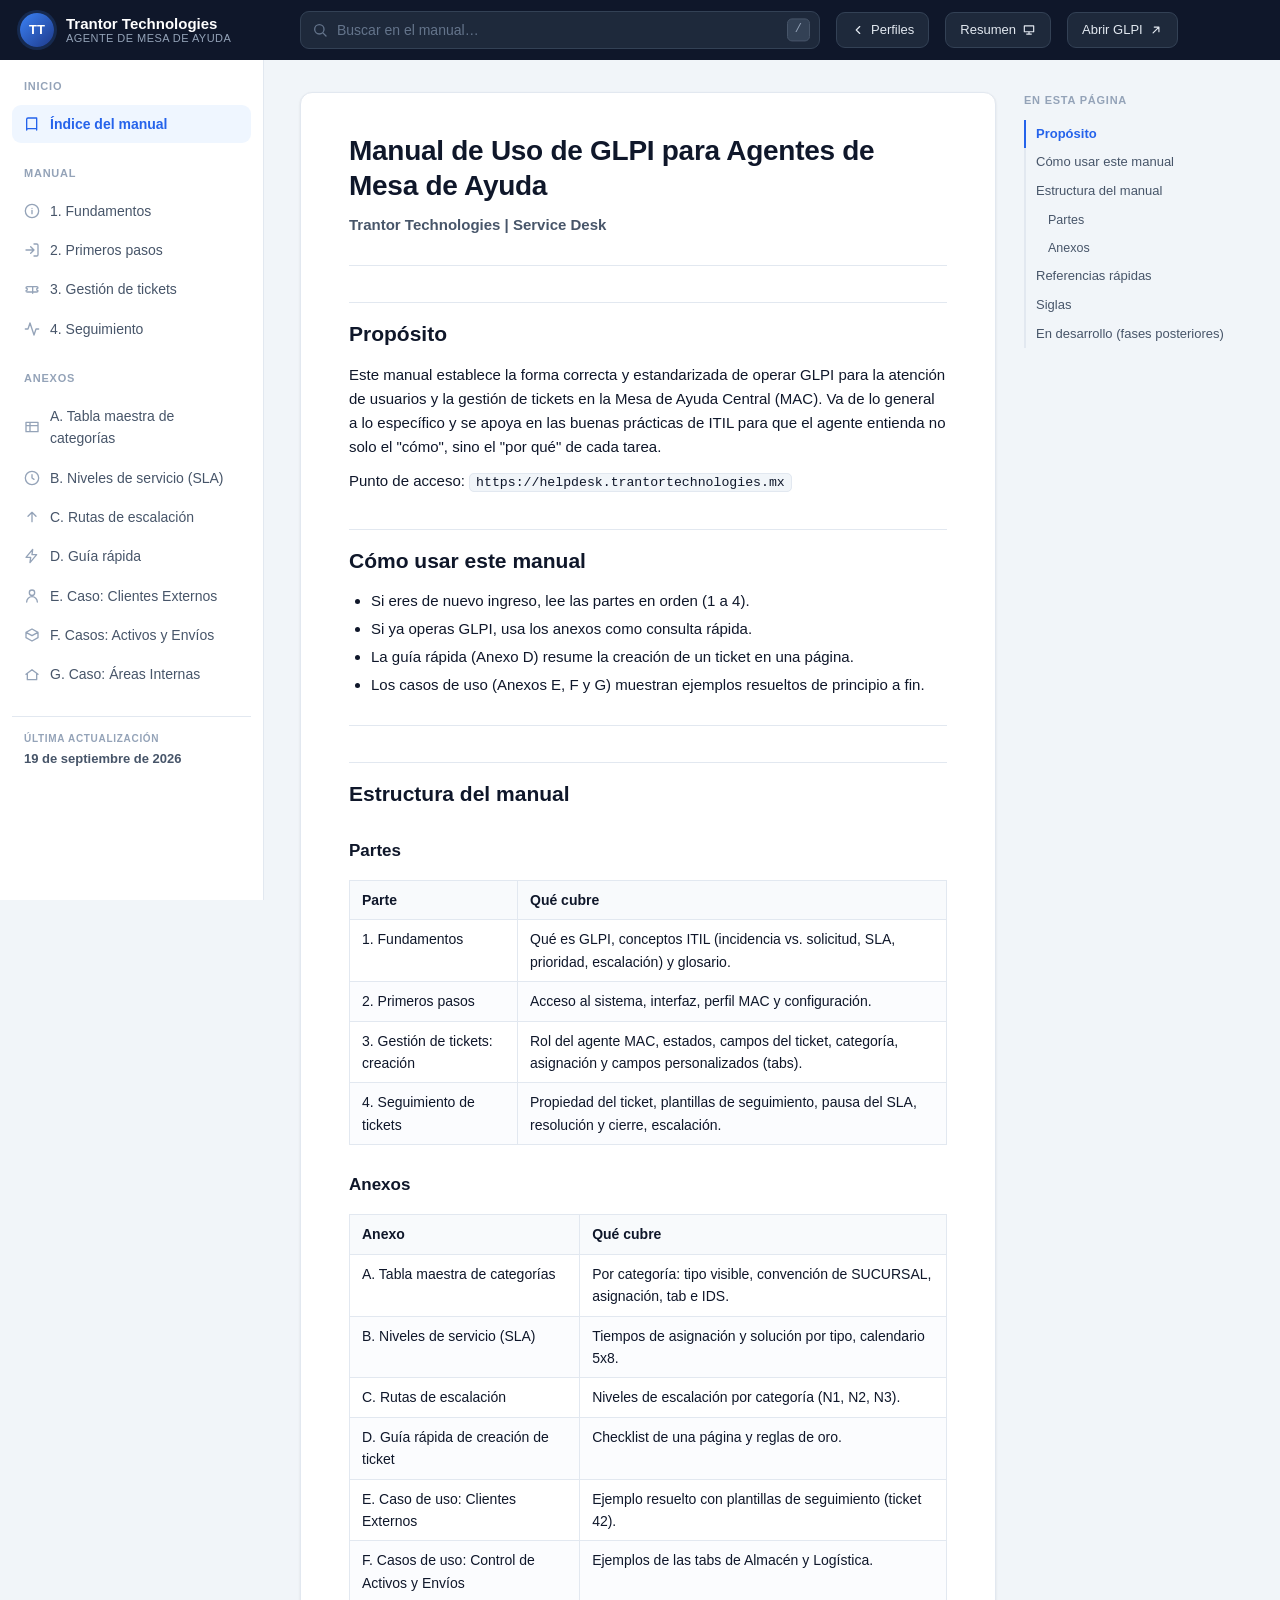
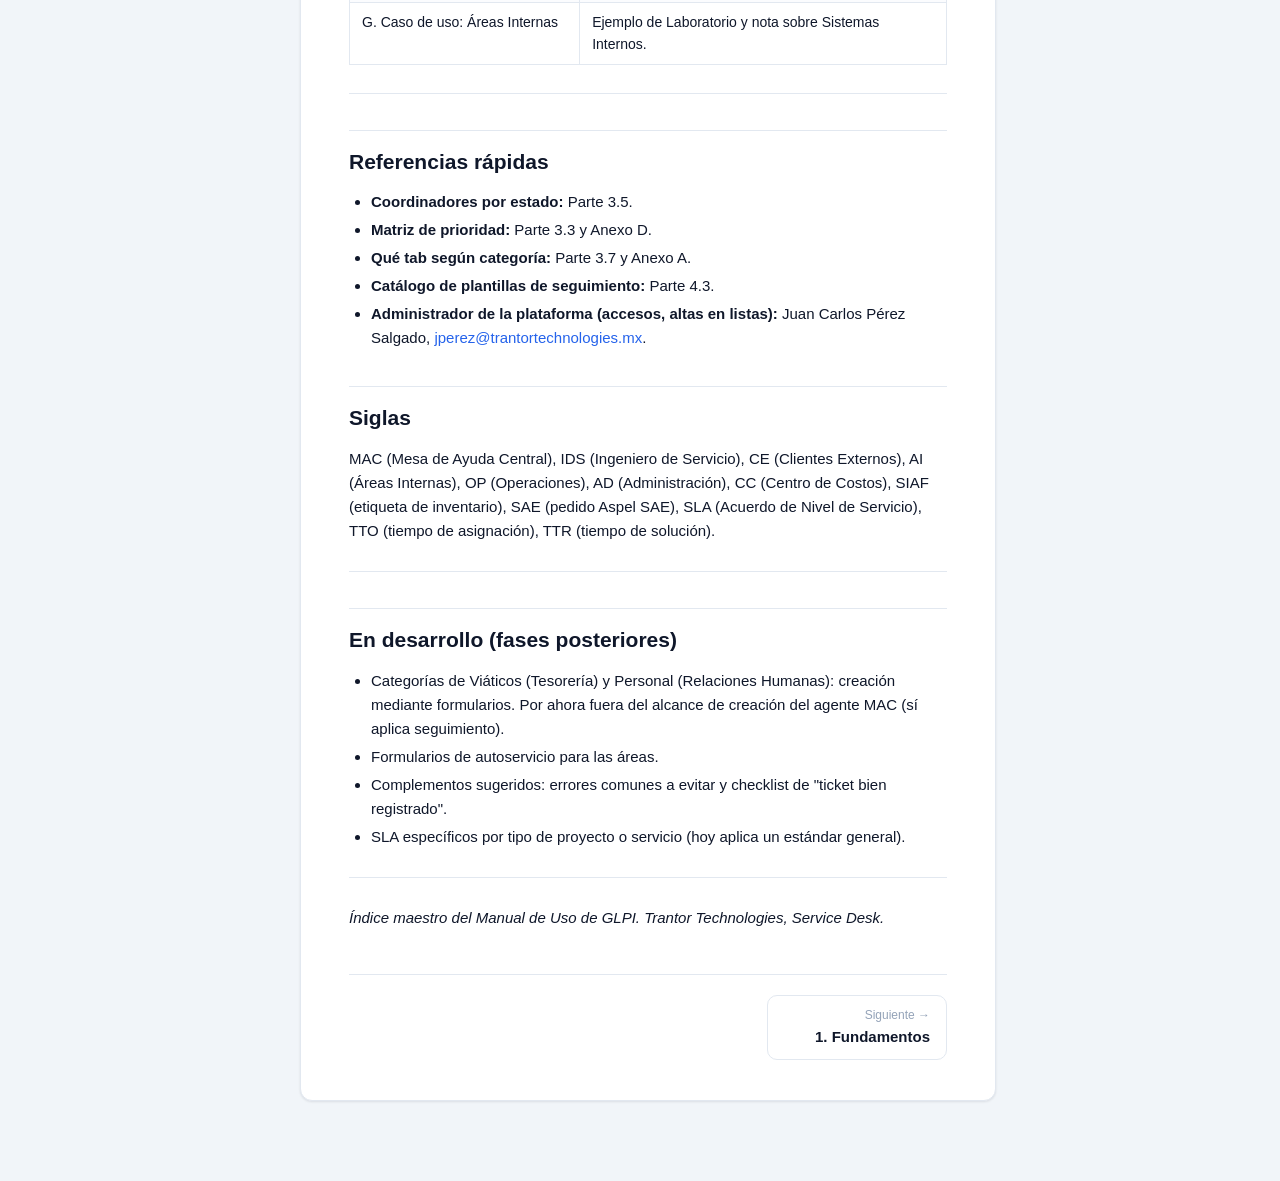
<file: perfiles/agente-mac/index.html>
<!DOCTYPE html>
<html lang="es">
<head>
  <meta charset="UTF-8" />
  <meta name="viewport" content="width=device-width, initial-scale=1.0" />
  <title>Manual de Uso de GLPI - Trantor Technologies</title>
  <link rel="icon" type="image/png" href="docs/assets/favicon.png" />
  <link rel="apple-touch-icon" href="docs/assets/favicon.png" />
  <link rel="preconnect" href="https://fonts.googleapis.com" />
  <link rel="stylesheet" href="../../engine/css/styles.css" />
</head>
<body>
  <!-- Barra superior -->
  <header class="topbar">
    <button id="menuToggle" class="menu-toggle" aria-label="Menú">
      <svg viewBox="0 0 24 24" width="20" height="20"><path d="M3 6h18M3 12h18M3 18h18" stroke="currentColor" stroke-width="2" stroke-linecap="round"/></svg>
    </button>
    <a class="brand" href="#/">
      <span class="brand-badge" id="brandBadge">Tt</span>
      <span class="brand-text">
        <span class="brand-name" id="brandName">Trantor Technologies</span>
        <span class="brand-sub" id="brandSub">Service Desk</span>
      </span>
    </a>

    <div class="topbar-search">
      <svg class="search-icon" viewBox="0 0 24 24" width="16" height="16"><circle cx="11" cy="11" r="7" fill="none" stroke="currentColor" stroke-width="2"/><path d="M21 21l-4.3-4.3" stroke="currentColor" stroke-width="2" stroke-linecap="round"/></svg>
      <input id="searchInput" type="search" placeholder="Buscar en el manual…" autocomplete="off" spellcheck="false" />
      <kbd class="search-kbd">/</kbd>
      <div id="searchResults" class="search-results" hidden></div>
    </div>

    <a class="platform-link" href="../../index.html" title="Volver al portal de perfiles">
      <svg viewBox="0 0 24 24" width="14" height="14"><path d="M15 18l-6-6 6-6" fill="none" stroke="currentColor" stroke-width="2" stroke-linecap="round" stroke-linejoin="round"/></svg>
      Perfiles
    </a>

    <a class="platform-link" href="deck.html">
      Resumen
      <svg viewBox="0 0 24 24" width="14" height="14"><path d="M4 5h16v10H4z M8 19h8 M12 15v4" fill="none" stroke="currentColor" stroke-width="2" stroke-linecap="round" stroke-linejoin="round"/></svg>
    </a>

    <a class="platform-link" id="platformLink" href="#" target="_blank" rel="noopener">
      Abrir GLPI
      <svg viewBox="0 0 24 24" width="14" height="14"><path d="M7 17L17 7M9 7h8v8" fill="none" stroke="currentColor" stroke-width="2" stroke-linecap="round" stroke-linejoin="round"/></svg>
    </a>
  </header>

  <div class="layout">
    <!-- Sidebar de navegación -->
    <aside class="sidebar" id="sidebar">
      <nav id="nav" class="nav" aria-label="Navegación del manual"></nav>
    </aside>
    <div class="sidebar-backdrop" id="sidebarBackdrop"></div>

    <!-- Contenido -->
    <main class="main">
      <article id="content" class="content card">
        <div class="loading">Cargando…</div>
      </article>
      <aside class="toc" id="toc" aria-label="En esta página"></aside>
    </main>
  </div>

  <script src="../../engine/vendor/marked.min.js"></script>
  <script src="../../engine/js/app.js"></script>
</body>
</html>
</file>
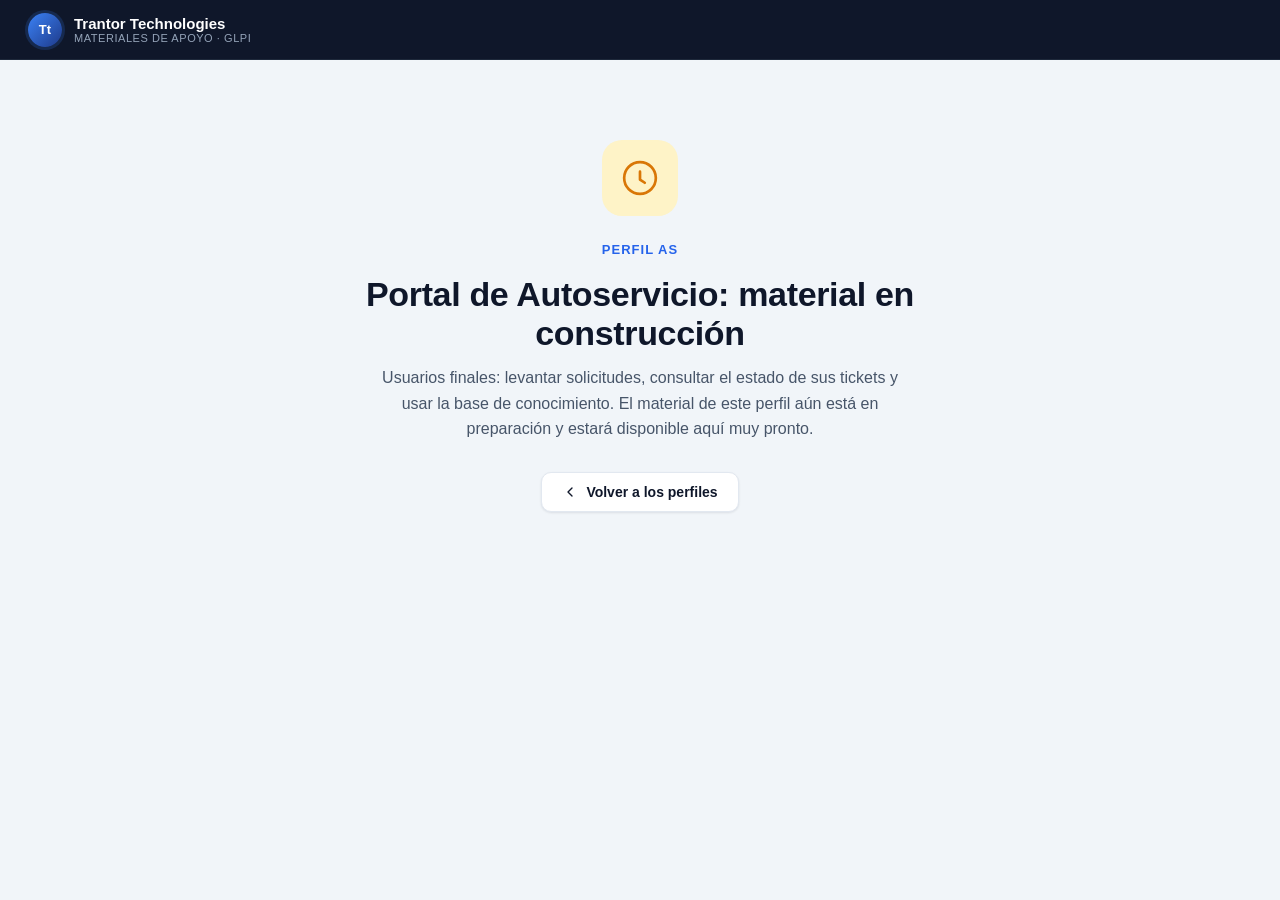
<file: perfiles/autoservicio/index.html>
<!DOCTYPE html>
<html lang="es">
<head>
  <meta charset="UTF-8" />
  <meta http-equiv="refresh" content="0; url=../en-construccion.html?p=autoservicio" />
  <link rel="canonical" href="../en-construccion.html?p=autoservicio" />
  <title>En construcción</title>
</head>
<body>
  <p>Redirigiendo… Si no ocurre, <a href="../en-construccion.html?p=autoservicio">abre la página del perfil</a>.</p>
  <script>location.replace("../en-construccion.html?p=autoservicio");</script>
</body>
</html>
</file>
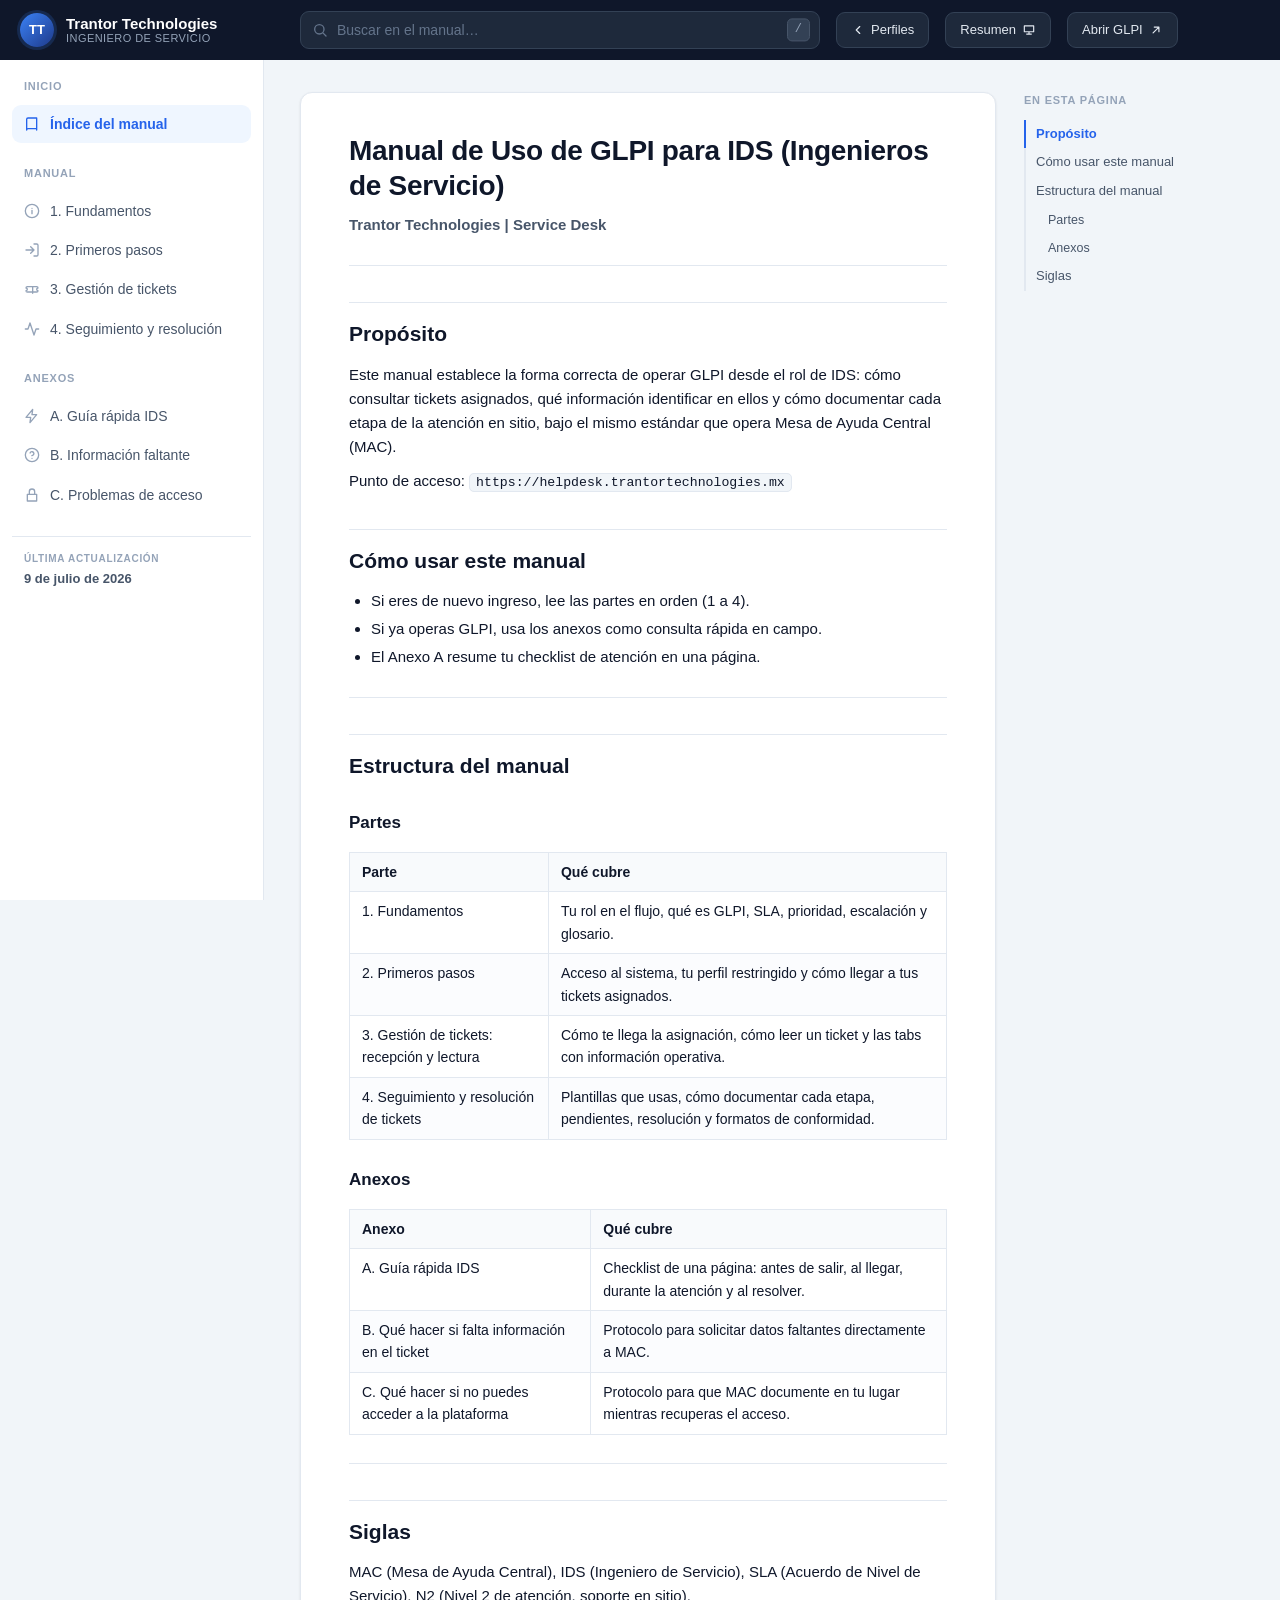
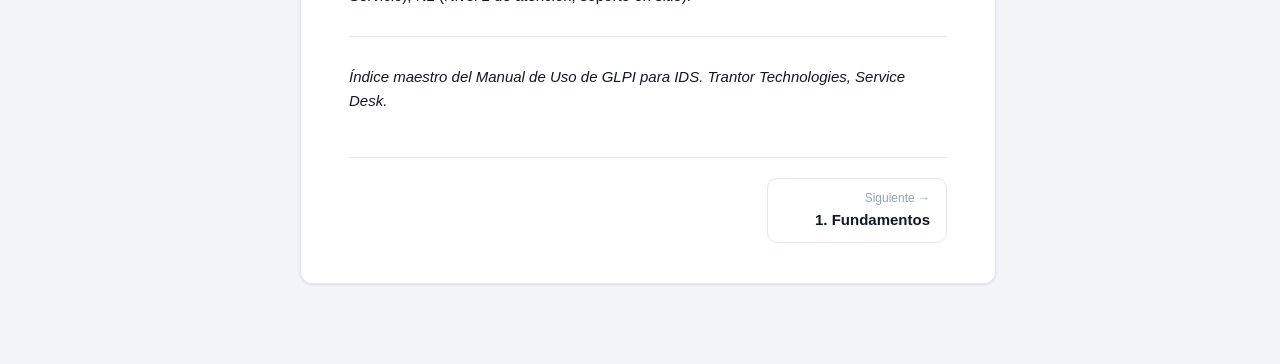
<file: perfiles/ids/index.html>
<!DOCTYPE html>
<html lang="es">
<head>
  <meta charset="UTF-8" />
  <meta name="viewport" content="width=device-width, initial-scale=1.0" />
  <title>Manual de Uso de GLPI · IDS - Trantor Technologies</title>
  <link rel="icon" type="image/png" href="docs/assets/favicon.png" />
  <link rel="apple-touch-icon" href="docs/assets/favicon.png" />
  <link rel="preconnect" href="https://fonts.googleapis.com" />
  <link rel="stylesheet" href="../../engine/css/styles.css" />
</head>
<body>
  <!-- Barra superior -->
  <header class="topbar">
    <button id="menuToggle" class="menu-toggle" aria-label="Menú">
      <svg viewBox="0 0 24 24" width="20" height="20"><path d="M3 6h18M3 12h18M3 18h18" stroke="currentColor" stroke-width="2" stroke-linecap="round"/></svg>
    </button>
    <a class="brand" href="#/">
      <span class="brand-badge" id="brandBadge">Tt</span>
      <span class="brand-text">
        <span class="brand-name" id="brandName">Trantor Technologies</span>
        <span class="brand-sub" id="brandSub">Service Desk</span>
      </span>
    </a>

    <div class="topbar-search">
      <svg class="search-icon" viewBox="0 0 24 24" width="16" height="16"><circle cx="11" cy="11" r="7" fill="none" stroke="currentColor" stroke-width="2"/><path d="M21 21l-4.3-4.3" stroke="currentColor" stroke-width="2" stroke-linecap="round"/></svg>
      <input id="searchInput" type="search" placeholder="Buscar en el manual…" autocomplete="off" spellcheck="false" />
      <kbd class="search-kbd">/</kbd>
      <div id="searchResults" class="search-results" hidden></div>
    </div>

    <a class="platform-link" href="../../index.html" title="Volver al portal de perfiles">
      <svg viewBox="0 0 24 24" width="14" height="14"><path d="M15 18l-6-6 6-6" fill="none" stroke="currentColor" stroke-width="2" stroke-linecap="round" stroke-linejoin="round"/></svg>
      Perfiles
    </a>

    <a class="platform-link" href="deck.html">
      Resumen
      <svg viewBox="0 0 24 24" width="14" height="14"><path d="M4 5h16v10H4z M8 19h8 M12 15v4" fill="none" stroke="currentColor" stroke-width="2" stroke-linecap="round" stroke-linejoin="round"/></svg>
    </a>

    <a class="platform-link" id="platformLink" href="#" target="_blank" rel="noopener">
      Abrir GLPI
      <svg viewBox="0 0 24 24" width="14" height="14"><path d="M7 17L17 7M9 7h8v8" fill="none" stroke="currentColor" stroke-width="2" stroke-linecap="round" stroke-linejoin="round"/></svg>
    </a>
  </header>

  <div class="layout">
    <!-- Sidebar de navegación -->
    <aside class="sidebar" id="sidebar">
      <nav id="nav" class="nav" aria-label="Navegación del manual"></nav>
    </aside>
    <div class="sidebar-backdrop" id="sidebarBackdrop"></div>

    <!-- Contenido -->
    <main class="main">
      <article id="content" class="content card">
        <div class="loading">Cargando…</div>
      </article>
      <aside class="toc" id="toc" aria-label="En esta página"></aside>
    </main>
  </div>

  <script src="../../engine/vendor/marked.min.js"></script>
  <script src="../../engine/js/app.js"></script>
</body>
</html>
</file>
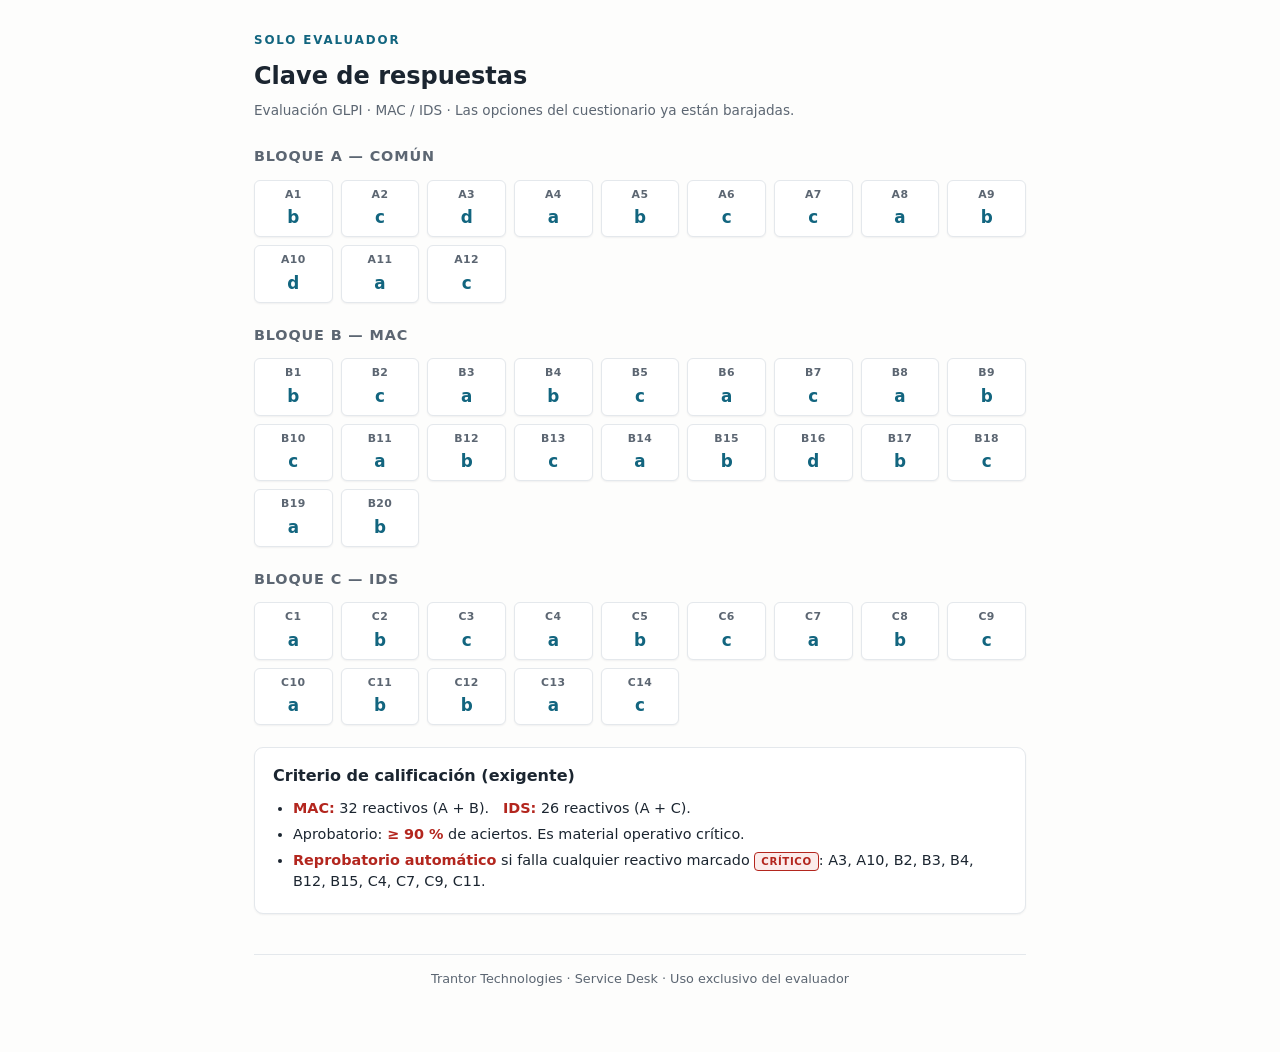
<file: evaluacion/clave.html>
<!doctype html>
<html lang="es">
<head>
<meta charset="utf-8">
<title>Clave — Evaluación GLPI</title>
<meta name="viewport" content="width=device-width, initial-scale=1">
<meta name="robots" content="noindex, nofollow">
<style>
  :root{
    --paper:#fdfdfc; --card:#ffffff; --ink:#1b2530; --muted:#5c6672;
    --line:#e4e8ec; --line-strong:#cdd4da; --accent:#12657f; --accent-soft:#e7f0f3;
    --crit:#b3261e; --crit-soft:#fbeceb; --shadow:0 1px 2px rgba(27,37,48,.06);
  }
  *{box-sizing:border-box}
  body{
    margin:0; background:var(--paper); color:var(--ink);
    font-family:"Segoe UI",system-ui,-apple-system,Roboto,Helvetica,Arial,sans-serif;
    font-size:16px; line-height:1.5;
  }
  .wrap{max-width:820px; margin:0 auto; padding:32px 24px 64px}
  .eyebrow{font-size:.74rem; letter-spacing:.16em; text-transform:uppercase; color:var(--accent); font-weight:700; margin:0 0 8px}
  h1{font-size:1.5rem; margin:0 0 6px}
  .note{font-size:.85rem; color:var(--muted); margin:0 0 26px}
  .keyblock h3{font-size:.9rem; text-transform:uppercase; letter-spacing:.06em; color:var(--muted); margin:18px 0 4px}
  .keygrid{display:grid; grid-template-columns:repeat(auto-fill,minmax(78px,1fr)); gap:8px; margin:12px 0 22px}
  .kc{
    border:1px solid var(--line); border-radius:6px; padding:6px 4px; text-align:center;
    background:var(--card); font-size:.85rem; box-shadow:var(--shadow);
  }
  .kc b{display:block; font-size:.68rem; color:var(--muted); font-weight:600; letter-spacing:.04em; margin-bottom:2px}
  .kc .ans{font-weight:700; font-variant-numeric:tabular-nums; font-size:1.05rem; color:var(--accent)}
  .flag{
    display:inline-block; font-size:.64rem; font-weight:700; letter-spacing:.06em; text-transform:uppercase;
    color:var(--crit); background:var(--crit-soft); border:1px solid var(--crit);
    padding:1px 6px; border-radius:4px; white-space:nowrap;
  }
  .scoring{background:var(--card); border:1px solid var(--line); border-radius:9px; padding:16px 18px; margin-top:14px; box-shadow:var(--shadow)}
  .scoring h3{margin:0 0 10px; font-size:1rem}
  .scoring ul{margin:0; padding-left:20px; font-size:.9rem}
  .scoring li{margin:4px 0}
  .scoring li b{color:var(--crit)}
  footer{margin-top:40px; padding-top:14px; border-top:1px solid var(--line); font-size:.8rem; color:var(--muted); text-align:center}
  @media print{
    body{background:#fff; color:#000; font-size:12pt}
    .wrap{max-width:none; padding:0}
    .kc,.scoring{box-shadow:none}
  }
</style>
</head>
<body>
<div class="wrap">
  <p class="eyebrow">Solo evaluador</p>
  <h1>Clave de respuestas</h1>
  <p class="note">Evaluación GLPI · MAC / IDS · Las opciones del cuestionario ya están barajadas.</p>

  <div class="keyblock"><h3>Bloque A — Común</h3>
    <div class="keygrid">
      <div class="kc"><b>A1</b><span class="ans">b</span></div>
      <div class="kc"><b>A2</b><span class="ans">c</span></div>
      <div class="kc"><b>A3</b><span class="ans">d</span></div>
      <div class="kc"><b>A4</b><span class="ans">a</span></div>
      <div class="kc"><b>A5</b><span class="ans">b</span></div>
      <div class="kc"><b>A6</b><span class="ans">c</span></div>
      <div class="kc"><b>A7</b><span class="ans">c</span></div>
      <div class="kc"><b>A8</b><span class="ans">a</span></div>
      <div class="kc"><b>A9</b><span class="ans">b</span></div>
      <div class="kc"><b>A10</b><span class="ans">d</span></div>
      <div class="kc"><b>A11</b><span class="ans">a</span></div>
      <div class="kc"><b>A12</b><span class="ans">c</span></div>
    </div>
  </div>

  <div class="keyblock"><h3>Bloque B — MAC</h3>
    <div class="keygrid">
      <div class="kc"><b>B1</b><span class="ans">b</span></div>
      <div class="kc"><b>B2</b><span class="ans">c</span></div>
      <div class="kc"><b>B3</b><span class="ans">a</span></div>
      <div class="kc"><b>B4</b><span class="ans">b</span></div>
      <div class="kc"><b>B5</b><span class="ans">c</span></div>
      <div class="kc"><b>B6</b><span class="ans">a</span></div>
      <div class="kc"><b>B7</b><span class="ans">c</span></div>
      <div class="kc"><b>B8</b><span class="ans">a</span></div>
      <div class="kc"><b>B9</b><span class="ans">b</span></div>
      <div class="kc"><b>B10</b><span class="ans">c</span></div>
      <div class="kc"><b>B11</b><span class="ans">a</span></div>
      <div class="kc"><b>B12</b><span class="ans">b</span></div>
      <div class="kc"><b>B13</b><span class="ans">c</span></div>
      <div class="kc"><b>B14</b><span class="ans">a</span></div>
      <div class="kc"><b>B15</b><span class="ans">b</span></div>
      <div class="kc"><b>B16</b><span class="ans">d</span></div>
      <div class="kc"><b>B17</b><span class="ans">b</span></div>
      <div class="kc"><b>B18</b><span class="ans">c</span></div>
      <div class="kc"><b>B19</b><span class="ans">a</span></div>
      <div class="kc"><b>B20</b><span class="ans">b</span></div>
    </div>
  </div>

  <div class="keyblock"><h3>Bloque C — IDS</h3>
    <div class="keygrid">
      <div class="kc"><b>C1</b><span class="ans">a</span></div>
      <div class="kc"><b>C2</b><span class="ans">b</span></div>
      <div class="kc"><b>C3</b><span class="ans">c</span></div>
      <div class="kc"><b>C4</b><span class="ans">a</span></div>
      <div class="kc"><b>C5</b><span class="ans">b</span></div>
      <div class="kc"><b>C6</b><span class="ans">c</span></div>
      <div class="kc"><b>C7</b><span class="ans">a</span></div>
      <div class="kc"><b>C8</b><span class="ans">b</span></div>
      <div class="kc"><b>C9</b><span class="ans">c</span></div>
      <div class="kc"><b>C10</b><span class="ans">a</span></div>
      <div class="kc"><b>C11</b><span class="ans">b</span></div>
      <div class="kc"><b>C12</b><span class="ans">b</span></div>
      <div class="kc"><b>C13</b><span class="ans">a</span></div>
      <div class="kc"><b>C14</b><span class="ans">c</span></div>
    </div>
  </div>

  <div class="scoring">
    <h3>Criterio de calificación (exigente)</h3>
    <ul>
      <li><b>MAC:</b> 32 reactivos (A + B). &nbsp; <b>IDS:</b> 26 reactivos (A + C).</li>
      <li>Aprobatorio: <b>≥ 90 %</b> de aciertos. Es material operativo crítico.</li>
      <li><b>Reprobatorio automático</b> si falla cualquier reactivo marcado <span class="flag">crítico</span>: A3, A10, B2, B3, B4, B12, B15, C4, C7, C9, C11.</li>
    </ul>
  </div>

  <footer>Trantor Technologies · Service Desk · Uso exclusivo del evaluador</footer>
</div>
</body>
</html>
</file>
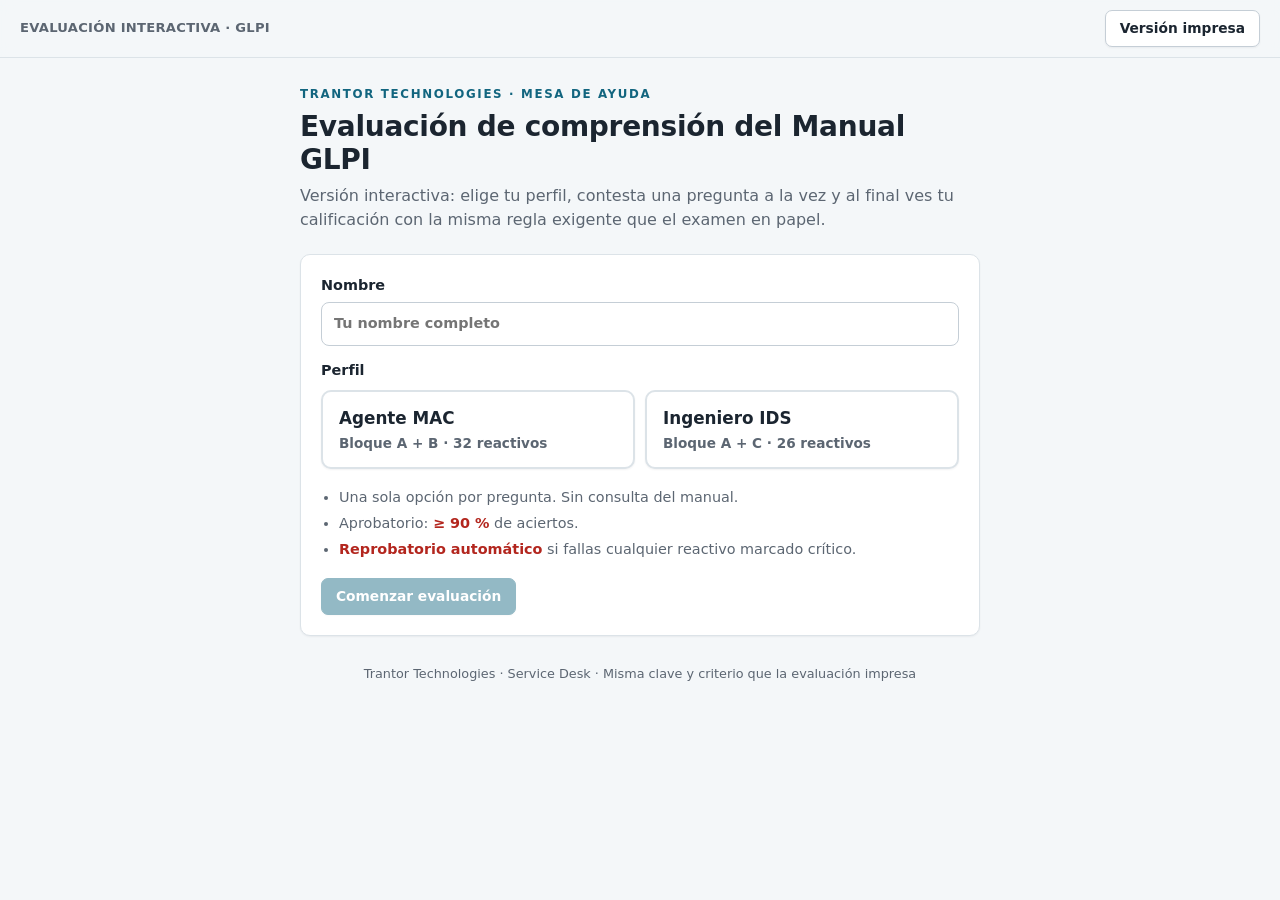
<file: evaluacion/quiz.html>
<!doctype html>
<html lang="es">
<head>
<meta charset="utf-8">
<title>Evaluación interactiva GLPI — MAC / IDS</title>
<meta name="viewport" content="width=device-width, initial-scale=1">
<style>
  :root{
    --paper:#f4f7f9; --card:#fff; --ink:#1b2530; --muted:#5c6672;
    --line:#dce3e8; --line-strong:#c5ced6; --accent:#12657f; --accent-soft:#e7f0f3;
    --ok:#1a7a4c; --ok-soft:#e8f6ef; --bad:#b3261e; --bad-soft:#fbeceb;
    --warn:#9a6700; --warn-soft:#fff8e6; --shadow:0 1px 2px rgba(27,37,48,.06);
    --radius:10px;
  }
  *{box-sizing:border-box}
  body{
    margin:0; background:var(--paper); color:var(--ink);
    font-family:"Segoe UI",system-ui,-apple-system,Roboto,Helvetica,Arial,sans-serif;
    font-size:16px; line-height:1.5; min-height:100vh;
  }
  .bar{
    position:sticky; top:0; z-index:5; background:rgba(244,247,249,.92);
    backdrop-filter:blur(8px); border-bottom:1px solid var(--line);
    display:flex; gap:10px; align-items:center; padding:10px 20px;
  }
  .bar .spacer{margin-right:auto; font-weight:600; font-size:.82rem; letter-spacing:.02em;
    text-transform:uppercase; color:var(--muted)}
  .bar a, button{
    font:inherit; font-size:.86rem; font-weight:600; cursor:pointer;
    border:1px solid var(--line-strong); background:var(--card); color:var(--ink);
    padding:7px 14px; border-radius:7px; box-shadow:var(--shadow); text-decoration:none;
  }
  button.primary{background:var(--accent); border-color:var(--accent); color:#fff}
  button:disabled{opacity:.45; cursor:not-allowed}
  button:focus-visible, a:focus-visible, input:focus-visible, .opt:focus-within{
    outline:2px solid var(--accent); outline-offset:2px;
  }

  .wrap{max-width:720px; margin:0 auto; padding:28px 20px 72px}
  .screen{display:none}
  .screen.active{display:block}
  .eyebrow{font-size:.74rem; letter-spacing:.14em; text-transform:uppercase;
    color:var(--accent); font-weight:700; margin:0 0 8px}
  h1{font-size:1.75rem; line-height:1.15; margin:0 0 8px; letter-spacing:-.01em}
  .lead{color:var(--muted); margin:0 0 22px}

  .card{
    background:var(--card); border:1px solid var(--line); border-radius:var(--radius);
    padding:20px; box-shadow:var(--shadow); margin-bottom:16px;
  }
  label.field{display:block; margin-bottom:14px; font-size:.9rem; font-weight:600}
  label.field input, label.field select{
    display:block; width:100%; margin-top:6px; font:inherit; padding:10px 12px;
    border:1px solid var(--line-strong); border-radius:8px; background:#fff; color:var(--ink);
  }
  .profiles{display:grid; grid-template-columns:1fr 1fr; gap:10px; margin:8px 0 18px}
  @media (max-width:520px){ .profiles{grid-template-columns:1fr} }
  .profile{
    border:2px solid var(--line); border-radius:var(--radius); padding:14px 16px;
    cursor:pointer; background:var(--card); text-align:left;
  }
  .profile strong{display:block; font-size:1.05rem; margin-bottom:2px}
  .profile span{font-size:.85rem; color:var(--muted)}
  .profile.selected{border-color:var(--accent); background:var(--accent-soft)}
  .rules{font-size:.9rem; color:var(--muted); margin:0 0 18px; padding-left:18px}
  .rules li{margin:4px 0}
  .rules b{color:var(--bad)}

  .progress-wrap{margin-bottom:18px}
  .progress-meta{display:flex; justify-content:space-between; font-size:.82rem;
    color:var(--muted); margin-bottom:6px; font-weight:600}
  .progress{
    height:8px; background:var(--line); border-radius:99px; overflow:hidden;
  }
  .progress > i{display:block; height:100%; width:0; background:var(--accent);
    border-radius:99px; transition:width .25s ease}
  .q-head{display:flex; gap:10px; align-items:flex-start; margin-bottom:14px}
  .q-num{flex:none; font-weight:700; color:var(--accent); font-variant-numeric:tabular-nums}
  .q-stem{font-weight:600; line-height:1.4}
  .flag{
    display:inline-block; font-size:.64rem; font-weight:700; letter-spacing:.06em;
    text-transform:uppercase; color:var(--bad); background:var(--bad-soft);
    border:1px solid var(--bad); padding:1px 6px; border-radius:4px; margin-left:6px;
    vertical-align:middle;
  }
  .opts{list-style:none; margin:0; padding:0; display:flex; flex-direction:column; gap:8px}
  .opt{
    display:flex; gap:10px; align-items:flex-start; padding:12px 14px;
    border:1.5px solid var(--line); border-radius:9px; cursor:pointer; background:#fff;
    transition:border-color .15s, background .15s;
  }
  .opt:hover{border-color:var(--line-strong)}
  .opt.picked{border-color:var(--accent); background:var(--accent-soft)}
  .opt input{margin-top:3px; accent-color:var(--accent)}
  .opt .lt{flex:none; font-weight:700; color:var(--muted); width:1.2em}
  .nav{display:flex; gap:10px; justify-content:space-between; margin-top:18px; flex-wrap:wrap}
  .nav .right{display:flex; gap:10px; margin-left:auto}

  .result-banner{
    border-radius:var(--radius); padding:22px 20px; margin-bottom:18px; text-align:center;
  }
  .result-banner.pass{background:var(--ok-soft); border:1px solid var(--ok); color:var(--ok)}
  .result-banner.fail{background:var(--bad-soft); border:1px solid var(--bad); color:var(--bad)}
  .result-banner .score{font-size:2.4rem; font-weight:800; line-height:1; margin:8px 0}
  .result-banner .detail{font-size:.95rem; opacity:.9}
  .summary-grid{display:grid; grid-template-columns:repeat(3,1fr); gap:10px; margin-bottom:18px}
  @media (max-width:520px){ .summary-grid{grid-template-columns:1fr} }
  .stat{background:var(--card); border:1px solid var(--line); border-radius:9px;
    padding:12px; text-align:center}
  .stat b{display:block; font-size:1.35rem}
  .stat span{font-size:.78rem; color:var(--muted); text-transform:uppercase;
    letter-spacing:.04em; font-weight:600}
  .crit-warn{
    background:var(--warn-soft); border:1px solid #e0c36a; color:var(--warn);
    border-radius:9px; padding:12px 14px; margin-bottom:16px; font-size:.92rem;
  }
  .review h2{font-size:1.1rem; margin:0 0 12px}
  .rev{
    border:1px solid var(--line); border-radius:9px; padding:14px; margin-bottom:10px;
    background:var(--card);
  }
  .rev.ok{border-left:4px solid var(--ok)}
  .rev.bad{border-left:4px solid var(--bad)}
  .rev .meta{font-size:.8rem; color:var(--muted); margin-bottom:4px; font-weight:600}
  .rev .ans{font-size:.9rem; margin-top:6px}
  .rev .ans em{font-style:normal; color:var(--ok); font-weight:600}
  .rev .ans .wrong{color:var(--bad); font-weight:600}

  .print-only{display:none}
  footer{margin-top:28px; font-size:.8rem; color:var(--muted); text-align:center}

  @media print{
    .bar, .no-print, footer{display:none!important}
    .print-only{display:block!important}
    body{background:#fff; color:#000; min-height:0}
    .wrap{max-width:none; padding:0; margin:0}
    .screen{display:none!important}
    #screen-result.screen.active{display:block!important}
    .result-banner{break-inside:avoid}
    .rev{break-inside:avoid; box-shadow:none}
    .stat{box-shadow:none}
    a{color:#000; text-decoration:none}
  }
</style>
</head>
<body>
<div class="bar">
  <span class="spacer">Evaluación interactiva · GLPI</span>
  <a href="index.html">Versión impresa</a>
</div>

<main class="wrap">

  <!-- START -->
  <section id="screen-start" class="screen active">
    <p class="eyebrow">Trantor Technologies · Mesa de Ayuda</p>
    <h1>Evaluación de comprensión del Manual GLPI</h1>
    <p class="lead">Versión interactiva: elige tu perfil, contesta una pregunta a la vez y al final ves tu calificación con la misma regla exigente que el examen en papel.</p>

    <div class="card">
      <label class="field">Nombre
        <input id="nombre" type="text" autocomplete="name" placeholder="Tu nombre completo" maxlength="80">
      </label>

      <p style="margin:0 0 6px; font-size:.9rem; font-weight:600">Perfil</p>
      <div class="profiles" role="radiogroup" aria-label="Perfil">
        <button type="button" class="profile" data-perfil="MAC" id="btn-mac">
          <strong>Agente MAC</strong>
          <span>Bloque A + B · 32 reactivos</span>
        </button>
        <button type="button" class="profile" data-perfil="IDS" id="btn-ids">
          <strong>Ingeniero IDS</strong>
          <span>Bloque A + C · 26 reactivos</span>
        </button>
      </div>

      <ul class="rules">
        <li>Una sola opción por pregunta. Sin consulta del manual.</li>
        <li>Aprobatorio: <b>≥ 90 %</b> de aciertos.</li>
        <li><b>Reprobatorio automático</b> si fallas cualquier reactivo marcado crítico.</li>
      </ul>

      <button class="primary" id="btn-start" disabled>Comenzar evaluación</button>
    </div>
  </section>

  <!-- QUIZ -->
  <section id="screen-quiz" class="screen">
    <div class="progress-wrap">
      <div class="progress-meta">
        <span id="prog-label">Pregunta 1 de 32</span>
        <span id="prog-perfil">MAC</span>
      </div>
      <div class="progress" aria-hidden="true"><i id="prog-bar"></i></div>
    </div>

    <div class="card" id="question-card">
      <div class="q-head">
        <span class="q-num" id="q-id">A1.</span>
        <div class="q-stem" id="q-stem"></div>
      </div>
      <ul class="opts" id="q-opts" role="radiogroup"></ul>
    </div>

    <div class="nav">
      <button type="button" id="btn-prev">Anterior</button>
      <div class="right">
        <button type="button" class="primary" id="btn-next">Siguiente</button>
        <button type="button" class="primary" id="btn-finish" hidden>Calificar</button>
      </div>
    </div>
  </section>

  <!-- RESULT -->
  <section id="screen-result" class="screen">
    <div class="print-only" id="print-mast" style="margin-bottom:18px;border-bottom:2px solid #1b2530;padding-bottom:12px">
      <p class="eyebrow" style="margin:0 0 4px">Trantor Technologies · Mesa de Ayuda</p>
      <h1 style="font-size:1.25rem;margin:0">Resultados — Evaluación Manual GLPI</h1>
      <p id="print-meta" style="margin:6px 0 0;color:var(--muted);font-size:.9rem"></p>
    </div>

    <div id="result-banner" class="result-banner"></div>
    <div class="summary-grid" id="summary-grid"></div>
    <div id="crit-box"></div>

    <div class="review">
      <h2>Revisión de respuestas</h2>
      <div id="review-list"></div>
    </div>

    <div class="nav no-print" style="margin-top:20px">
      <button type="button" id="btn-retry">Intentar de nuevo</button>
      <div class="right">
        <button type="button" class="primary" id="btn-pdf">Descargar PDF</button>
        <a href="index.html">Ver versión impresa</a>
      </div>
    </div>
  </section>

  <footer>Trantor Technologies · Service Desk · Misma clave y criterio que la evaluación impresa</footer>
</main>

<script src="banco.js"></script>
<script>
(function () {
  "use strict";

  var banco = window.EVAL_BANCO;
  if (!banco) {
    document.body.innerHTML = "<p style='padding:2rem'>No se pudo cargar banco.js. Sirve la carpeta con un servidor local (no abras el archivo directo).</p>";
    return;
  }

  var state = {
    nombre: "",
    perfil: null, // MAC | IDS
    cola: [],
    idx: 0,
    respuestas: {} // id -> "a"|"b"|"c"|"d"
  };

  var $ = function (id) { return document.getElementById(id); };

  function show(id) {
    ["screen-start", "screen-quiz", "screen-result"].forEach(function (s) {
      $(s).classList.toggle("active", s === id);
    });
    window.scrollTo({ top: 0, behavior: "smooth" });
  }

  function buildCola(perfil) {
    var items = banco.bloques.A.items.slice();
    if (perfil === "MAC") items = items.concat(banco.bloques.B.items);
    else items = items.concat(banco.bloques.C.items);
    return items;
  }

  function updateStartBtn() {
    $("btn-start").disabled = !state.perfil || !$("nombre").value.trim();
  }

  document.querySelectorAll(".profile").forEach(function (btn) {
    btn.addEventListener("click", function () {
      state.perfil = btn.getAttribute("data-perfil");
      document.querySelectorAll(".profile").forEach(function (b) {
        b.classList.toggle("selected", b === btn);
      });
      updateStartBtn();
    });
  });

  $("nombre").addEventListener("input", updateStartBtn);

  $("btn-start").addEventListener("click", function () {
    state.nombre = $("nombre").value.trim();
    state.cola = buildCola(state.perfil);
    state.idx = 0;
    state.respuestas = {};
    $("prog-perfil").textContent = state.perfil;
    renderQuestion();
    show("screen-quiz");
  });

  function renderQuestion() {
    var q = state.cola[state.idx];
    var total = state.cola.length;
    var n = state.idx + 1;

    $("prog-label").textContent = "Pregunta " + n + " de " + total;
    $("prog-bar").style.width = ((n / total) * 100) + "%";
    $("q-id").textContent = q.id + ".";

    var stem = q.stem;
    if (q.critico) stem += ' <span class="flag">crítico</span>';
    $("q-stem").innerHTML = stem;

    var letras = ["a", "b", "c", "d"];
    var html = "";
    letras.forEach(function (L) {
      var picked = state.respuestas[q.id] === L ? " picked" : "";
      var checked = state.respuestas[q.id] === L ? " checked" : "";
      html +=
        '<li><label class="opt' + picked + '">' +
        '<input type="radio" name="resp" value="' + L + '"' + checked + ">" +
        '<span class="lt">' + L + ")</span>" +
        "<span>" + escapeHtml(q.opciones[L]) + "</span>" +
        "</label></li>";
    });
    $("q-opts").innerHTML = html;

    $("q-opts").querySelectorAll("input").forEach(function (inp) {
      inp.addEventListener("change", function () {
        state.respuestas[q.id] = inp.value;
        $("q-opts").querySelectorAll(".opt").forEach(function (lab) {
          lab.classList.toggle("picked", lab.querySelector("input").checked);
        });
        syncNav();
      });
    });

    $("btn-prev").disabled = state.idx === 0;
    var last = state.idx === total - 1;
    $("btn-next").hidden = last;
    $("btn-finish").hidden = !last;
    syncNav();
  }

  function syncNav() {
    var q = state.cola[state.idx];
    var answered = !!state.respuestas[q.id];
    $("btn-next").disabled = !answered;
    $("btn-finish").disabled = !answered;
  }

  function escapeHtml(s) {
    return String(s)
      .replace(/&/g, "&amp;")
      .replace(/</g, "&lt;")
      .replace(/>/g, "&gt;")
      .replace(/"/g, "&quot;");
  }

  $("btn-prev").addEventListener("click", function () {
    if (state.idx > 0) {
      state.idx--;
      renderQuestion();
    }
  });

  $("btn-next").addEventListener("click", function () {
    if (state.idx < state.cola.length - 1) {
      state.idx++;
      renderQuestion();
    }
  });

  $("btn-finish").addEventListener("click", function () {
    var missing = state.cola.filter(function (q) { return !state.respuestas[q.id]; });
    if (missing.length) {
      alert("Faltan " + missing.length + " pregunta(s) sin contestar.");
      return;
    }
    showResult();
  });

  function showResult() {
    var total = state.cola.length;
    var aciertos = 0;
    var critFallados = [];
    var review = [];

    state.cola.forEach(function (q) {
      var resp = state.respuestas[q.id];
      var ok = resp === q.correcta;
      if (ok) aciertos++;
      else if (q.critico) critFallados.push(q.id);
      review.push({ q: q, resp: resp, ok: ok });
    });

    var pct = aciertos / total;
    var aprobadoPct = pct >= banco.aprobatorio;
    var autoFail = critFallados.length > 0;
    var aprobado = aprobadoPct && !autoFail;

    var banner = $("result-banner");
    banner.className = "result-banner " + (aprobado ? "pass" : "fail");
    banner.innerHTML =
      "<div style='font-size:.85rem;font-weight:700;text-transform:uppercase;letter-spacing:.06em'>" +
      (aprobado ? "Aprobado" : "No aprobado") +
      "</div>" +
      '<div class="score">' + Math.round(pct * 100) + "%</div>" +
      '<div class="detail">' + escapeHtml(state.nombre) + " · perfil " + state.perfil +
      " · " + aciertos + " / " + total + " correctas</div>";

    $("summary-grid").innerHTML =
      '<div class="stat"><b>' + aciertos + "</b><span>Aciertos</span></div>" +
      '<div class="stat"><b>' + (total - aciertos) + "</b><span>Errores</span></div>" +
      '<div class="stat"><b>' + Math.round(banco.aprobatorio * 100) + "%</b><span>Mínimo</span></div>";

    var critBox = $("crit-box");
    if (autoFail) {
      critBox.innerHTML =
        '<div class="crit-warn"><b>Reprobatorio automático:</b> fallaste reactivo(s) crítico(s): ' +
        critFallados.join(", ") +
        ". Aunque el porcentaje sea alto, la evaluación no se aprueba.</div>";
    } else if (!aprobadoPct) {
      critBox.innerHTML =
        '<div class="crit-warn">No alcanzaste el <b>90 %</b> mínimo de aciertos.</div>';
    } else {
      critBox.innerHTML = "";
    }

    var list = $("review-list");
    list.innerHTML = "";
    review.forEach(function (r) {
      var div = document.createElement("div");
      div.className = "rev " + (r.ok ? "ok" : "bad");
      var flag = r.q.critico ? ' <span class="flag">crítico</span>' : "";
      var ansLine;
      if (r.ok) {
        ansLine = '<div class="ans">Tu respuesta: <em>' + r.resp.toUpperCase() + "</em> — correcta</div>";
      } else {
        ansLine =
          '<div class="ans">Tu respuesta: <span class="wrong">' +
          (r.resp ? r.resp.toUpperCase() : "—") +
          "</span> · Correcta: <em>" +
          r.q.correcta.toUpperCase() +
          "</em><br><span style='color:var(--muted)'>" +
          escapeHtml(r.q.opciones[r.q.correcta]) +
          "</span></div>";
      }
      div.innerHTML =
        '<div class="meta">' + r.q.id + flag + "</div>" +
        "<div>" + escapeHtml(r.q.stem) + "</div>" +
        ansLine;
      list.appendChild(div);
    });

    var fecha = new Date().toLocaleDateString("es-MX", {
      year: "numeric", month: "long", day: "numeric"
    });
    $("print-meta").textContent =
      state.nombre + " · perfil " + state.perfil + " · " + fecha;

    state.pdfTitle =
      "Evaluacion-GLPI-" +
      state.perfil + "-" +
      slugName(state.nombre) + "-" +
      Math.round(pct * 100) + "pct";

    show("screen-result");
  }

  function slugName(s) {
    return String(s)
      .normalize("NFD")
      .replace(/[\u0300-\u036f]/g, "")
      .replace(/[^a-zA-Z0-9]+/g, "-")
      .replace(/^-|-$/g, "")
      .slice(0, 40) || "resultado";
  }

  $("btn-pdf").addEventListener("click", function () {
    var prev = document.title;
    document.title = state.pdfTitle || "Evaluacion-GLPI-resultado";
    function restore() {
      document.title = prev;
      window.removeEventListener("afterprint", restore);
    }
    window.addEventListener("afterprint", restore);
    window.print();
  });

  $("btn-retry").addEventListener("click", function () {
    state.idx = 0;
    state.respuestas = {};
    show("screen-start");
  });
})();
</script>
</body>
</html>
</file>
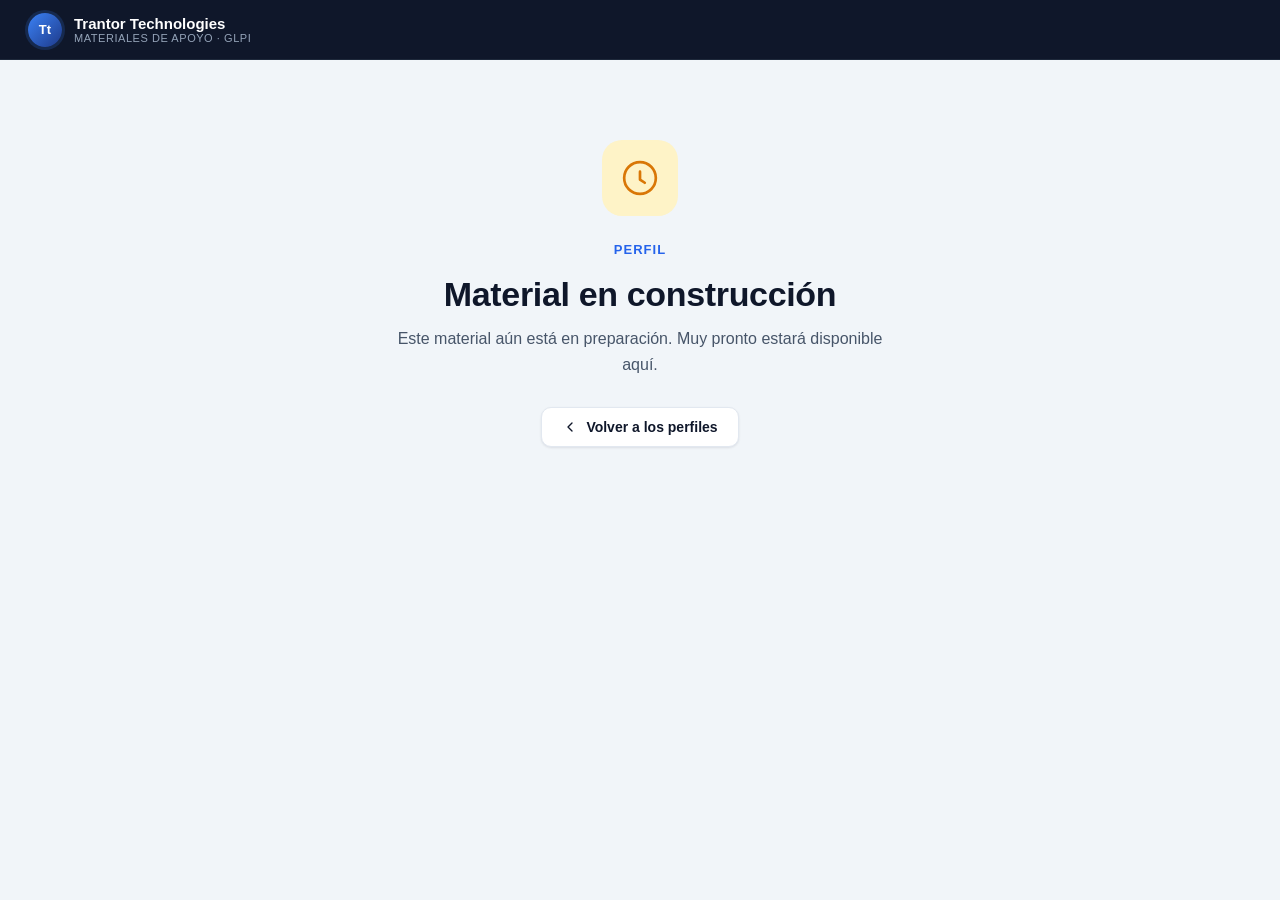
<file: perfiles/en-construccion.html>
<!DOCTYPE html>
<html lang="es">
<head>
  <meta charset="UTF-8" />
  <meta name="viewport" content="width=device-width, initial-scale=1.0" />
  <title>En construcción · Materiales de apoyo GLPI</title>
  <link rel="icon" type="image/png" href="../assets/favicon.png" />
  <link rel="stylesheet" href="../assets/portal.css" />
  <style>
    .center-wrap { max-width: 640px; margin: 0 auto; padding: 80px 28px; text-align: center; }
    .const-icon {
      width: 76px; height: 76px; border-radius: 20px; margin: 0 auto 26px;
      display: flex; align-items: center; justify-content: center;
      background: var(--amber-soft); color: var(--amber);
    }
    .center-wrap h1 { color: var(--text); font-size: clamp(24px, 3.4vw, 34px); margin: 0 0 12px; letter-spacing: -.01em; }
    .center-wrap .sub { color: var(--brand); font-weight: 600; font-size: 13px; letter-spacing: .08em; text-transform: uppercase; margin-bottom: 18px; }
    .center-wrap p { color: var(--text-soft); font-size: 16px; line-height: 1.6; margin: 0 auto 30px; max-width: 520px; }
    .back-link {
      display: inline-flex; align-items: center; gap: 8px;
      background: var(--card); border: 1px solid var(--border); color: var(--text);
      padding: 11px 20px; border-radius: 10px; text-decoration: none; font-size: 14px; font-weight: 600;
      box-shadow: var(--shadow);
    }
    .back-link:hover { border-color: var(--brand); color: var(--brand); background: var(--brand-soft); }
  </style>
</head>
<body>
  <header class="topbar">
    <a class="brand" href="../index.html">
      <span class="brand-badge" id="brandBadge">Tt</span>
      <span class="brand-text">
        <span class="brand-name" id="brandName">Trantor Technologies</span>
        <span class="brand-sub">Materiales de apoyo · GLPI</span>
      </span>
    </a>
  </header>

  <main class="center-wrap">
    <div class="const-icon">
      <svg viewBox="0 0 24 24" width="38" height="38" fill="none" stroke="currentColor" stroke-width="1.7" stroke-linecap="round" stroke-linejoin="round">
        <path d="M12 8v5l3 2 M12 22a10 10 0 100-20 10 10 0 000 20z"/>
      </svg>
    </div>
    <div class="sub" id="perfilSigla">Perfil</div>
    <h1 id="perfilTitulo">Material en construcción</h1>
    <p id="perfilResumen">Este material aún está en preparación. Muy pronto estará disponible aquí.</p>
    <a class="back-link" href="../index.html">
      <svg viewBox="0 0 24 24" width="16" height="16" fill="none" stroke="currentColor" stroke-width="2" stroke-linecap="round" stroke-linejoin="round"><path d="M15 18l-6-6 6-6"/></svg>
      Volver a los perfiles
    </a>
  </main>

  <script>
  (async () => {
    "use strict";
    const params = new URLSearchParams(location.search);
    const id = params.get("p");
    if (!id) return;
    try {
      const data = await (await fetch("../perfiles.json", { cache: "no-cache" })).json();
      const p = (data.perfiles || []).find((x) => x.id === id);
      if (!p) return;
      document.getElementById("perfilTitulo").textContent = `${p.titulo}: material en construcción`;
      document.getElementById("perfilSigla").textContent = `Perfil ${p.sigla || ""}`.trim();
      if (p.resumen) {
        document.getElementById("perfilResumen").textContent =
          `${p.resumen} El material de este perfil aún está en preparación y estará disponible aquí muy pronto.`;
      }
      document.title = `${p.titulo} · En construcción`;
    } catch (e) { /* se mantiene el texto por defecto */ }
  })();
  </script>
</body>
</html>
</file>
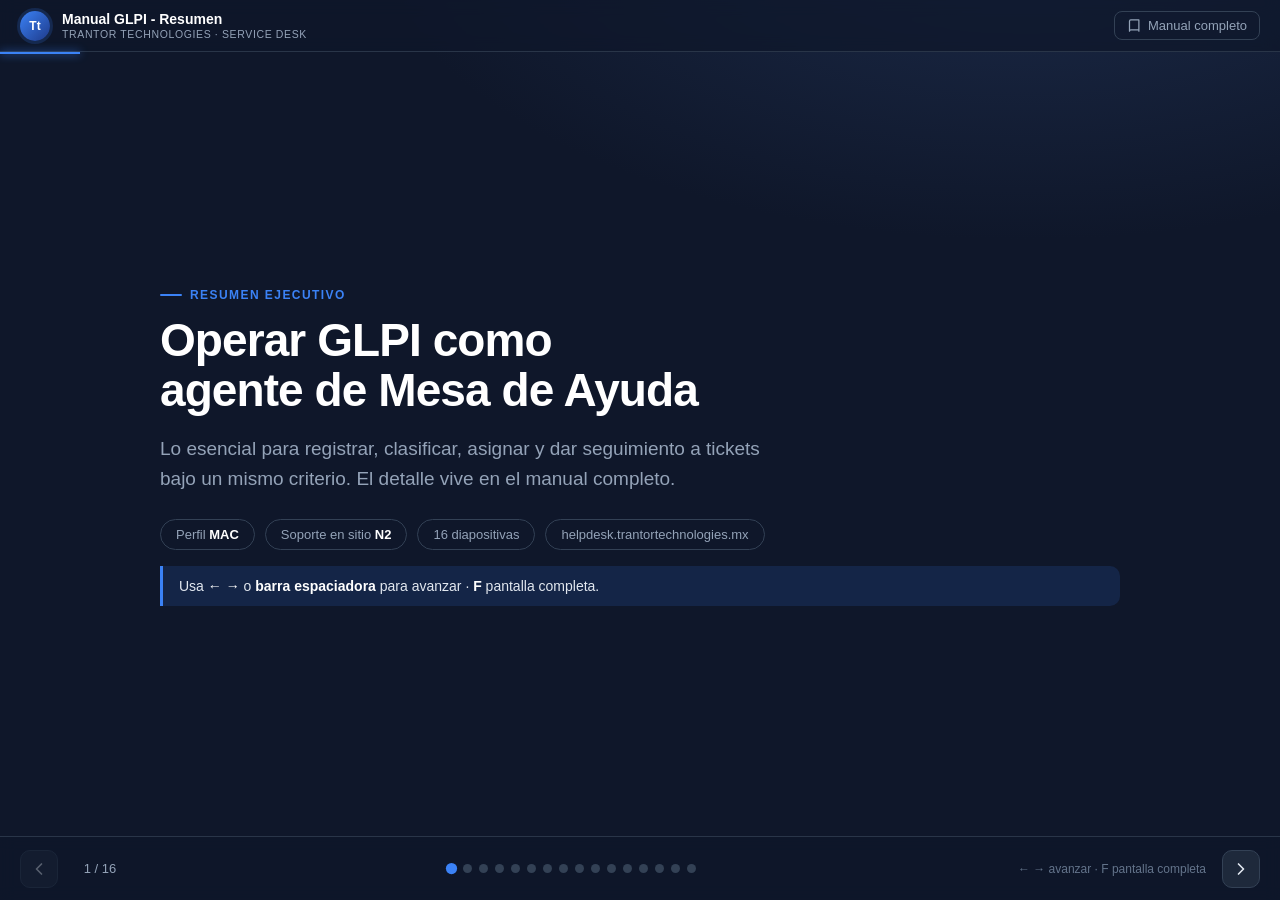
<file: web/deck.html>
<!DOCTYPE html>
<html lang="es">
<head>
<meta charset="UTF-8" />
<meta name="viewport" content="width=device-width, initial-scale=1.0" />
<title>Resumen · Manual GLPI - Trantor Technologies</title>
<link rel="icon" type="image/png" href="../docs/assets/favicon.png" />
<style>
  :root{
    --navy:#0f172a; --navy-2:#1e293b; --navy-3:#172033;
    --card:#1e293b; --border:#334155; --border-soft:#293548;
    --text:#e2e8f0; --text-soft:#94a3b8; --muted:#64748b;
    --brand:#3b82f6; --brand-2:#2563eb; --brand-soft:rgba(59,130,246,.14);
    --green:#22c55e; --green-soft:rgba(34,197,94,.14);
    --amber:#f59e0b; --amber-soft:rgba(245,158,11,.14);
    --red:#f87171; --red-soft:rgba(248,113,113,.13);
    --font:-apple-system,BlinkMacSystemFont,"Segoe UI",Roboto,Helvetica,Arial,sans-serif;
  }
  *{box-sizing:border-box;}
  html,body{margin:0;padding:0;height:100%;}
  body{
    font-family:var(--font); color:var(--text);
    background:radial-gradient(1200px 600px at 80% -10%,#1c2b4a 0%,transparent 55%),var(--navy);
    overflow:hidden;
  }

  /* ---- Barra superior fija ---- */
  .bar{
    position:fixed; top:0; left:0; right:0; height:52px; z-index:30;
    display:flex; align-items:center; gap:12px; padding:0 20px;
    background:rgba(15,23,42,.72); backdrop-filter:blur(8px);
    border-bottom:1px solid var(--border-soft);
  }
  .badge{
    width:30px;height:30px;border-radius:50%;
    background:linear-gradient(135deg,#3b82f6,#1e3a8a);
    color:#fff;font-weight:700;font-size:12px;
    display:flex;align-items:center;justify-content:center;
    box-shadow:0 0 0 3px rgba(59,130,246,.18);
  }
  .bar-title{display:flex;flex-direction:column;line-height:1.15;}
  .bar-title b{font-size:14px;color:#fff;font-weight:600;}
  .bar-title span{font-size:10.5px;color:var(--text-soft);letter-spacing:.06em;text-transform:uppercase;}
  .bar-spacer{flex:1;}
  .bar a{
    color:var(--text-soft); text-decoration:none; font-size:13px;
    border:1px solid var(--border); padding:6px 12px; border-radius:8px;
    display:inline-flex; align-items:center; gap:6px; transition:.15s;
  }
  .bar a:hover{color:#fff;border-color:var(--brand);background:var(--brand-soft);}

  /* ---- Escenario de diapositivas ---- */
  .stage{position:fixed; inset:52px 0 64px; display:flex; align-items:center; justify-content:center; padding:24px;}
  .slide{
    display:none; width:100%; max-width:960px; max-height:100%;
    animation:in .45s cubic-bezier(.2,.7,.2,1);
  }
  .slide.active{display:block;}
  @keyframes in{from{opacity:0;transform:translateY(14px);}to{opacity:1;transform:none;}}

  .kicker{
    display:inline-flex;align-items:center;gap:8px;
    font-size:12px;letter-spacing:.12em;text-transform:uppercase;
    color:var(--brand); font-weight:600; margin-bottom:14px;
  }
  .kicker::before{content:"";width:22px;height:2px;background:var(--brand);border-radius:2px;}
  h1{font-size:clamp(28px,4.4vw,46px);line-height:1.08;margin:0 0 16px;color:#fff;letter-spacing:-.02em;}
  h2{font-size:clamp(22px,3.2vw,34px);line-height:1.12;margin:0 0 22px;color:#fff;letter-spacing:-.01em;}
  .lead{font-size:clamp(15px,1.7vw,19px);color:var(--text-soft);max-width:640px;line-height:1.55;}

  ul.points{list-style:none;padding:0;margin:0;display:grid;gap:12px;}
  ul.points li{
    position:relative; padding:14px 16px 14px 46px;
    background:var(--card); border:1px solid var(--border-soft); border-radius:12px;
    font-size:clamp(14px,1.55vw,16.5px); line-height:1.5;
  }
  ul.points li b{color:#fff;}
  ul.points li::before{
    content:""; position:absolute; left:16px; top:50%; transform:translateY(-50%);
    width:16px;height:16px;border-radius:50%;
    background:var(--brand-soft); border:2px solid var(--brand);
  }
  ul.points.check li::before{
    border-color:var(--green); background:var(--green-soft);
  }
  ul.points.warn li::before{
    border-color:var(--amber); background:var(--amber-soft);
  }

  .grid{display:grid;gap:12px;}
  .grid.two{grid-template-columns:1fr 1fr;}
  .cardbox{
    background:var(--card);border:1px solid var(--border-soft);border-radius:14px;padding:18px 20px;
  }
  .cardbox h3{margin:0 0 10px;font-size:15px;color:#fff;display:flex;align-items:center;gap:8px;}
  .cardbox h3 .tag{font-size:11px;font-weight:600;letter-spacing:.04em;padding:2px 8px;border-radius:999px;}
  .tag.blue{background:var(--brand-soft);color:#93c5fd;}
  .tag.green{background:var(--green-soft);color:#86efac;}
  .cardbox p{margin:0;color:var(--text-soft);font-size:14px;line-height:1.5;}
  .cardbox ul{margin:8px 0 0;padding-left:18px;color:var(--text-soft);font-size:13.5px;line-height:1.55;}
  .cardbox ul li{margin-bottom:4px;}

  /* Flujo de pasos */
  .flow{display:flex;flex-wrap:wrap;gap:10px;align-items:stretch;}
  .flow .step{
    flex:1; min-width:150px; background:var(--card); border:1px solid var(--border-soft);
    border-radius:12px; padding:14px 14px 14px 14px; position:relative;
  }
  .flow .step .n{
    width:26px;height:26px;border-radius:50%;background:var(--brand);color:#fff;
    font-weight:700;font-size:13px;display:flex;align-items:center;justify-content:center;margin-bottom:8px;
  }
  .flow .step b{color:#fff;font-size:14px;display:block;margin-bottom:2px;}
  .flow .step span{color:var(--text-soft);font-size:12.5px;line-height:1.4;}

  /* Cadena de estados */
  .chain{display:flex;flex-wrap:wrap;gap:8px;align-items:center;margin-bottom:16px;}
  .chain .st{background:var(--card);border:1px solid var(--border);border-radius:999px;padding:8px 16px;font-size:14px;color:#fff;font-weight:500;}
  .chain .arr{color:var(--brand);font-weight:700;}
  .chain .auto{background:var(--amber-soft);border-color:transparent;color:#fcd34d;}

  /* Tablas */
  table{border-collapse:collapse;width:100%;background:var(--card);border:1px solid var(--border-soft);border-radius:12px;overflow:hidden;font-size:15px;}
  th,td{padding:11px 16px;text-align:left;border-bottom:1px solid var(--border-soft);}
  th{background:var(--navy-3);color:var(--text-soft);font-weight:600;font-size:12.5px;letter-spacing:.04em;text-transform:uppercase;}
  tr:last-child td{border-bottom:none;}
  td b{color:#fff;}
  .pill{display:inline-block;padding:3px 10px;border-radius:999px;font-size:12.5px;font-weight:600;}
  .p-baja{background:var(--green-soft);color:#86efac;}
  .p-media{background:var(--amber-soft);color:#fcd34d;}
  .p-alta{background:var(--red-soft);color:#fca5a5;}

  .note{
    margin-top:16px; padding:12px 16px; border-left:3px solid var(--brand);
    background:var(--brand-soft); border-radius:0 10px 10px 0; font-size:14px; color:var(--text);
  }
  .note.amber{border-color:var(--amber);background:var(--amber-soft);}
  .note b{color:#fff;}
  code{background:var(--navy-3);border:1px solid var(--border);border-radius:6px;padding:1px 7px;font-size:.92em;color:#c7d2fe;font-family:ui-monospace,SFMono-Regular,Menlo,monospace;}

  .cover-meta{margin-top:26px;display:flex;flex-wrap:wrap;gap:10px;}
  .cover-meta .chip{border:1px solid var(--border);border-radius:999px;padding:7px 15px;font-size:13px;color:var(--text-soft);}
  .cover-meta .chip b{color:#fff;}

  /* ---- Controles inferiores ---- */
  .controls{
    position:fixed; bottom:0; left:0; right:0; height:64px; z-index:30;
    display:flex; align-items:center; gap:16px; padding:0 20px;
    background:rgba(15,23,42,.72); backdrop-filter:blur(8px);
    border-top:1px solid var(--border-soft);
  }
  .nav-btn{
    width:38px;height:38px;border-radius:10px;border:1px solid var(--border);
    background:var(--card);color:var(--text);cursor:pointer;display:flex;align-items:center;justify-content:center;transition:.15s;
  }
  .nav-btn:hover:not(:disabled){border-color:var(--brand);color:#fff;background:var(--brand-soft);}
  .nav-btn:disabled{opacity:.35;cursor:not-allowed;}
  .counter{font-size:13px;color:var(--text-soft);font-variant-numeric:tabular-nums;min-width:52px;text-align:center;}
  .dots{display:flex;gap:7px;flex:1;justify-content:center;flex-wrap:wrap;}
  .dot{width:9px;height:9px;border-radius:50%;background:var(--border);border:none;cursor:pointer;padding:0;transition:.15s;}
  .dot:hover{background:var(--muted);}
  .dot.active{background:var(--brand);transform:scale(1.25);}
  .progress{position:fixed;top:52px;left:0;height:2px;background:var(--brand);z-index:31;transition:width .35s ease;box-shadow:0 0 8px var(--brand);}
  .hint{font-size:12px;color:var(--muted);white-space:nowrap;}

  @media (max-width:720px){
    .grid.two{grid-template-columns:1fr;}
    .bar-title span{display:none;}
    .hint{display:none;}
    .stage{padding:16px;}
    .dots{display:none;}
  }
</style>
</head>
<body>

  <div class="progress" id="progress"></div>

  <header class="bar">
    <div class="badge">Tt</div>
    <div class="bar-title"><b>Manual GLPI - Resumen</b><span>Trantor Technologies · Service Desk</span></div>
    <div class="bar-spacer"></div>
    <a href="index.html">
      <svg viewBox="0 0 24 24" width="15" height="15" fill="none" stroke="currentColor" stroke-width="2" stroke-linecap="round" stroke-linejoin="round"><path d="M4 5a2 2 0 012-2h13v16H6a2 2 0 00-2 2V5z M19 3v18"/></svg>
      Manual completo
    </a>
  </header>

  <main class="stage" id="stage">

    <!-- 1 · Portada -->
    <section class="slide active">
      <div class="kicker">Resumen ejecutivo</div>
      <h1>Operar GLPI como<br>agente de Mesa de Ayuda</h1>
      <p class="lead">Lo esencial para registrar, clasificar, asignar y dar seguimiento a tickets bajo un mismo criterio. El detalle vive en el manual completo.</p>
      <div class="cover-meta">
        <span class="chip">Perfil <b>MAC</b></span>
        <span class="chip">Soporte en sitio <b>N2</b></span>
        <span class="chip">16 diapositivas</span>
        <span class="chip">helpdesk.trantortechnologies.mx</span>
      </div>
      <div class="note">Usa <b>← →</b> o <b>barra espaciadora</b> para avanzar · <b>F</b> pantalla completa.</div>
    </section>

    <!-- 2 · Rol del MAC -->
    <section class="slide">
      <div class="kicker">El punto de partida</div>
      <h2>El rol del agente MAC</h2>
      <ul class="points">
        <li><b>GLPI es la fuente única de verdad.</b> Si no está en el ticket, no sucedió.</li>
        <li>El MAC <b>registra, clasifica, asigna y da seguimiento</b>. No atiende en sitio.</li>
        <li>Quien resuelve en campo es el <b>IDS</b> (Ingeniero de Servicio), vía coordinador.</li>
        <li>Es el <b>punto de control y despacho</b>: la calidad del registro define que el ticket llegue bien y a tiempo.</li>
      </ul>
    </section>

    <!-- 3 · Conceptos -->
    <section class="slide">
      <div class="kicker">ITIL en la práctica</div>
      <h2>Cuatro conceptos que definen todo</h2>
      <div class="grid two">
        <div class="cardbox"><h3>Incidencia vs. Solicitud</h3><p>Incidencia = algo falló (restablecer). Solicitud = petición estándar prevista (cumplir). Define la ruta y el SLA.</p></div>
        <div class="cardbox"><h3>Prioridad</h3><p>Impacto × Urgencia mediante matriz. <b>La calcula GLPI</b>, no se pone a ojo.</p></div>
        <div class="cardbox"><h3>SLA</h3><p>Compromiso de tiempo de respuesta y solución. Depende del <b>tipo</b> del ticket.</p></div>
        <div class="cardbox"><h3>Escalación</h3><p>Elevar a un nivel superior. Escalar a tiempo es <b>buena práctica, no falla</b>.</p></div>
      </div>
    </section>

    <!-- 4 · Flujo -->
    <section class="slide">
      <div class="kicker">De extremo a extremo</div>
      <h2>El flujo del agente en 5 pasos</h2>
      <div class="flow">
        <div class="step"><div class="n">1</div><b>Recibir</b><span>Solicitud del área o líder de proyecto.</span></div>
        <div class="step"><div class="n">2</div><b>Registrar</b><span>Crear y clasificar el ticket en GLPI.</span></div>
        <div class="step"><div class="n">3</div><b>Asignar</b><span>Al coordinador, o automático por categoría.</span></div>
        <div class="step"><div class="n">4</div><b>Reabrir</b><span>Validar y llenar los campos personalizados.</span></div>
        <div class="step"><div class="n">5</div><b>Seguir</b><span>Dar seguimiento hasta dejarlo en Resuelto.</span></div>
      </div>
      <div class="note">La <b>clasificación</b> del paso 2 es la decisión que arrastra todo lo demás.</div>
    </section>

    <!-- 5 · Estados -->
    <section class="slide">
      <div class="kicker">Ciclo de vida</div>
      <h2>Estados que usa el MAC</h2>
      <div class="chain">
        <span class="st">En curso (asignada)</span><span class="arr">→</span>
        <span class="st">En curso (planificada)</span><span class="arr">→</span>
        <span class="st">En espera</span><span class="arr">→</span>
        <span class="st">Resuelto</span><span class="arr">→</span>
        <span class="st auto">Cerrado · auto 48 h</span>
      </div>
      <ul class="points">
        <li>El ticket <b>nace</b> siempre en <b>En curso (asignada)</b>.</li>
        <li>El agente <b>resuelve, pero nunca cierra</b>: GLPI cierra solo a las 48 h en Resuelto.</li>
      </ul>
    </section>

    <!-- 6 · Campos clave -->
    <section class="slide">
      <div class="kicker">Creación del ticket</div>
      <h2>Campos que no se equivocan</h2>
      <div class="grid two">
        <div class="cardbox"><h3>Título</h3><p><code>CLIENTE - SUCURSAL - DESCRIPCIÓN</code>, todo en mayúsculas. Sin sucursal física, se usa la convención de la categoría.</p></div>
        <div class="cardbox"><h3>Fecha de apertura</h3><p>Manual: la de la solicitud o, si no hay, la del correo. <b>Nunca por default</b> - es la base del SLA.</p></div>
        <div class="cardbox"><h3>Tipo</h3><p>Incidente o Solicitud. Activa automáticamente el SLA correcto.</p></div>
        <div class="cardbox"><h3>Categoría</h3><p>La hoja correcta del árbol. <b>Dispara reglas</b> de asignación y servicio: verifícala.</p></div>
        <div class="cardbox"><h3>ID Externo</h3><p>Número del cliente, o <code>NO PROPORCIONADO</code> / <code>NO APLICA</code>. Obligatorio.</p></div>
        <div class="cardbox"><h3>Solicitante / Observador</h3><p>Solicitante = el propio agente MAC. Observador = <b>vacío</b>.</p></div>
      </div>
    </section>

    <!-- 7 · Matriz de prioridad -->
    <section class="slide">
      <div class="kicker">La calcula GLPI</div>
      <h2>Matriz de prioridad</h2>
      <table>
        <thead><tr><th>Urgencia ＼ Impacto</th><th>Bajo</th><th>Medio</th><th>Alto</th></tr></thead>
        <tbody>
          <tr><td><b>Alta</b></td><td><span class="pill p-media">Media</span></td><td><span class="pill p-alta">Alta</span></td><td><span class="pill p-alta">Alta</span></td></tr>
          <tr><td><b>Media</b></td><td><span class="pill p-baja">Baja</span></td><td><span class="pill p-media">Media</span></td><td><span class="pill p-alta">Alta</span></td></tr>
          <tr><td><b>Baja</b></td><td><span class="pill p-baja">Baja</span></td><td><span class="pill p-baja">Baja</span></td><td><span class="pill p-media">Media</span></td></tr>
        </tbody>
      </table>
      <div class="note">El agente captura urgencia e impacto (Baja / Media / Alta); GLPI cruza y asigna la prioridad.</div>
    </section>

    <!-- 8 · Asignación -->
    <section class="slide">
      <div class="kicker">¿A quién va el ticket?</div>
      <h2>Asignación: dos caminos</h2>
      <div class="grid two">
        <div class="cardbox">
          <h3>Caso 1 <span class="tag blue">manual</span></h3>
          <p>Mayoría de Clientes Externos. El agente asigna al <b>coordinador operativo</b> según el estado donde se dará el servicio.</p>
        </div>
        <div class="cardbox">
          <h3>Caso 2 <span class="tag green">automático</span></h3>
          <p>Categorías con responsable fijo. GLPI asigna solo por regla de negocio. El agente <b>no toca</b> "Asignado a".</p>
        </div>
      </div>
      <div class="note">Si la categoría está bien elegida, la asignación funciona. Al reabrir, valida que se asignó a quien debía.</div>
    </section>

    <!-- 9 · Tabs -->
    <section class="slide">
      <div class="kicker">Campos personalizados</div>
      <h2>Reabrir el ticket habilita las tabs</h2>
      <p class="lead" style="margin-bottom:18px;">Se llena <b>solo la tab de la categoría</b> + la tab <b>IDS</b>. Nunca todas.</p>
      <table>
        <thead><tr><th>Categoría</th><th>Tab a completar</th><th>¿IDS?</th></tr></thead>
        <tbody>
          <tr><td>Clientes Externos</td><td><b>Clientes Externos</b></td><td>Sí</td></tr>
          <tr><td>Áreas Internas (Lab., Sistemas, Doc., Serv. Int.)</td><td><b>Áreas Internas</b></td><td>Sí</td></tr>
          <tr><td>Control de Envíos</td><td><b>Control de Envíos</b></td><td>Sí</td></tr>
          <tr><td>Control de Activos</td><td><b>Control de Activos</b></td><td><span class="pill p-alta">No · única excepción</span></td></tr>
        </tbody>
      </table>
    </section>

    <!-- 10 · Datos faltantes -->
    <section class="slide">
      <div class="kicker">Convenciones</div>
      <h2>Cómo llenar datos faltantes</h2>
      <ul class="points warn">
        <li>Texto libre: <code>NO PROPORCIONADO</code> (debía ir) vs. <code>NO APLICA</code> (no corresponde). No se mezclan.</li>
        <li><b>CC (centro de costos):</b> admite <code>NO PROPORCIONADO</code>, <b>nunca</b> <code>NO APLICA</code> - todo proyecto tiene uno.</li>
        <li>Listas obligatorias (IDS, Equipo…): se seleccionan de la lista, no admiten convención.</li>
        <li>¿Falta un valor en una lista? Se pide al administrador, <b>no se crea por cuenta propia</b>.</li>
      </ul>
    </section>

    <!-- 11 · Seguimiento -->
    <section class="slide">
      <div class="kicker">Seguimiento</div>
      <h2>Documentar con plantillas</h2>
      <p class="lead" style="margin-bottom:18px;">Cada avance se registra con la plantilla que corresponde al momento del ticket. El botón define qué plantillas aparecen.</p>
      <div class="grid two">
        <div class="cardbox"><h3>Botón Responder</h3><p>Plantillas de <b>Seguimiento</b> y <b>Pendiente</b>. Para documentar avances o poner el ticket en espera.</p></div>
        <div class="cardbox"><h3>Botón Resolver</h3><p>Plantillas de <b>Resolución</b> y <b>Cancelación</b>. Para dar por terminado el ticket.</p></div>
      </div>
      <div class="note">El agente MAC es <b>dueño del ticket</b>: no espera pasivo, persigue la información y deja constancia.</div>
    </section>

    <!-- 12 · Pausa SLA -->
    <section class="slide">
      <div class="kicker">Regla crítica</div>
      <h2>Poner "En espera" = pausar el SLA</h2>
      <ul class="points check">
        <li>Para detener un ticket se aplica la <b>plantilla de Pendiente</b> (por cliente o por refacción).</li>
        <li>Al aplicarla, <b>GLPI pausa automáticamente el reloj del SLA</b>. Hacerlo por fuera no lo pausa.</li>
        <li>La propiedad <b>no se pausa</b>: hay que seguir persiguiendo la respuesta o la refacción.</li>
      </ul>
      <div class="note amber">Nunca se marca el pendiente a mano: siempre por plantilla, o el ticket sigue consumiendo SLA sin necesidad.</div>
    </section>

    <!-- 13 · Resolución -->
    <section class="slide">
      <div class="kicker">Cierre</div>
      <h2>Resolver ≠ Cerrar</h2>
      <ul class="points">
        <li>Servicio restablecido → botón <b>Resolver</b> + plantilla de Resolución (sin/con refacción o remota) → <b>Resuelto</b>.</li>
        <li>Deja constancia de pasos, fechas de inicio/término y visto bueno del usuario.</li>
        <li><b>El agente resuelve, nunca cierra.</b> GLPI cierra automáticamente a las 48 h.</li>
        <li>Casos que no proceden: se Resuelve con plantilla de <b>Cancelación</b> o <b>Resolución arbitraria</b>.</li>
      </ul>
    </section>

    <!-- 14 · SLA -->
    <section class="slide">
      <div class="kicker">Automático por tipo · calendario 5×8</div>
      <h2>SLA estándar vigente</h2>
      <table>
        <thead><tr><th>Tipo</th><th>Asignación (TTO)</th><th>Solución (TTR)</th></tr></thead>
        <tbody>
          <tr><td><b>Incidente</b></td><td>3 horas</td><td>10 horas</td></tr>
          <tr><td><b>Solicitud</b></td><td>6 horas</td><td>30 horas</td></tr>
        </tbody>
      </table>
      <div class="note">El reloj corre en horario hábil (5 días × 8 h). El <b>tipo</b> y la <b>fecha de apertura</b> que captura el agente deciden si se cumple.</div>
    </section>

    <!-- 15 · Escalación -->
    <section class="slide">
      <div class="kicker">En orden, sin saltos</div>
      <h2>Rutas de escalación</h2>
      <div class="flow">
        <div class="step"><div class="n">1</div><b>Nivel 1</b><span>Responsable directo: coordinador regional (CE dinámico) o la persona fija de la categoría.</span></div>
        <div class="step"><div class="n">2</div><b>Nivel 2</b><span>Gerente o responsable superior de la categoría (DTN / DTS, Gerencia).</span></div>
        <div class="step"><div class="n">3</div><b>Nivel 3</b><span>Dirección correspondiente (Operaciones). En Administración no aplica N3.</span></div>
      </div>
      <div class="note">Se sube al siguiente nivel solo cuando el anterior no respondió en un tiempo razonable o el SLA está en riesgo.</div>
    </section>

    <!-- 16 · Reglas de oro -->
    <section class="slide">
      <div class="kicker">Para llevar</div>
      <h2>Reglas de oro</h2>
      <ul class="points check">
        <li>Título en mayúsculas con nomenclatura · fecha de apertura manual.</li>
        <li>Categoría bien elegida = reglas de negocio correctas.</li>
        <li>Reabrir siempre: validar categoría y asignación antes de cerrar el registro.</li>
        <li>Poner en espera solo con plantilla de Pendiente · el agente nunca cierra.</li>
      </ul>
      <div class="note"><b>Administrador de la plataforma</b> (accesos, altas en listas): Juan Carlos Pérez Salgado · jperez@trantortechnologies.mx</div>
    </section>

  </main>

  <footer class="controls">
    <button class="nav-btn" id="prev" aria-label="Anterior">
      <svg viewBox="0 0 24 24" width="20" height="20" fill="none" stroke="currentColor" stroke-width="2" stroke-linecap="round" stroke-linejoin="round"><path d="M15 18l-6-6 6-6"/></svg>
    </button>
    <span class="counter" id="counter">1 / 16</span>
    <div class="dots" id="dots"></div>
    <span class="hint">← → avanzar · F pantalla completa</span>
    <button class="nav-btn" id="next" aria-label="Siguiente">
      <svg viewBox="0 0 24 24" width="20" height="20" fill="none" stroke="currentColor" stroke-width="2" stroke-linecap="round" stroke-linejoin="round"><path d="M9 18l6-6-6-6"/></svg>
    </button>
  </footer>

<script>
(() => {
  "use strict";
  const slides = [...document.querySelectorAll(".slide")];
  const total = slides.length;
  const counter = document.getElementById("counter");
  const progress = document.getElementById("progress");
  const dotsWrap = document.getElementById("dots");
  const prevBtn = document.getElementById("prev");
  const nextBtn = document.getElementById("next");
  let i = Math.min(total - 1, Math.max(0, (parseInt(location.hash.slice(1), 10) || 1) - 1));

  slides.forEach((_, n) => {
    const b = document.createElement("button");
    b.className = "dot";
    b.setAttribute("aria-label", "Ir a la diapositiva " + (n + 1));
    b.addEventListener("click", () => go(n));
    dotsWrap.appendChild(b);
  });
  const dots = [...dotsWrap.children];

  function render() {
    slides.forEach((s, n) => s.classList.toggle("active", n === i));
    dots.forEach((d, n) => d.classList.toggle("active", n === i));
    counter.textContent = (i + 1) + " / " + total;
    progress.style.width = ((i + 1) / total * 100) + "%";
    prevBtn.disabled = i === 0;
    nextBtn.disabled = i === total - 1;
    history.replaceState(null, "", "#" + (i + 1));
  }
  function go(n) { i = Math.max(0, Math.min(total - 1, n)); render(); }

  prevBtn.addEventListener("click", () => go(i - 1));
  nextBtn.addEventListener("click", () => go(i + 1));

  document.addEventListener("keydown", (e) => {
    if (e.key === "ArrowRight" || e.key === "PageDown" || e.key === " ") { e.preventDefault(); go(i + 1); }
    else if (e.key === "ArrowLeft" || e.key === "PageUp") { e.preventDefault(); go(i - 1); }
    else if (e.key === "Home") { go(0); }
    else if (e.key === "End") { go(total - 1); }
    else if (e.key === "f" || e.key === "F") {
      if (!document.fullscreenElement) document.documentElement.requestFullscreen?.();
      else document.exitFullscreen?.();
    }
  });

  // Swipe en táctil
  let x0 = null;
  document.getElementById("stage").addEventListener("touchstart", (e) => { x0 = e.touches[0].clientX; }, { passive: true });
  document.getElementById("stage").addEventListener("touchend", (e) => {
    if (x0 === null) return;
    const dx = e.changedTouches[0].clientX - x0;
    if (Math.abs(dx) > 50) go(i + (dx < 0 ? 1 : -1));
    x0 = null;
  }, { passive: true });

  render();
})();
</script>
</body>
</html>
</file>
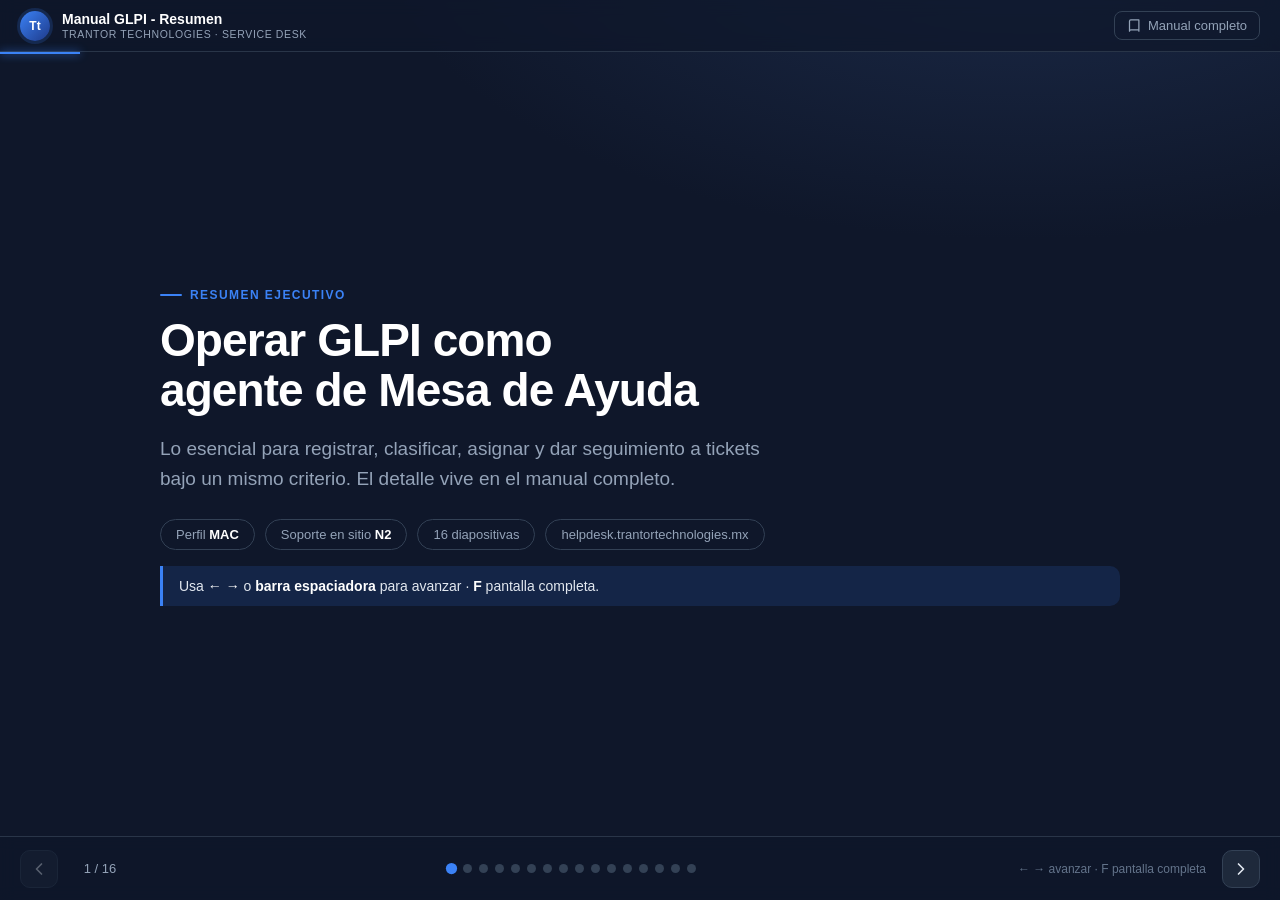
<file: perfiles/agente-mac/deck.html>
<!DOCTYPE html>
<html lang="es">
<head>
<meta charset="UTF-8" />
<meta name="viewport" content="width=device-width, initial-scale=1.0" />
<title>Resumen · Manual GLPI - Trantor Technologies</title>
<link rel="icon" type="image/png" href="docs/assets/favicon.png" />
<style>
  :root{
    --navy:#0f172a; --navy-2:#1e293b; --navy-3:#172033;
    --card:#1e293b; --border:#334155; --border-soft:#293548;
    --text:#e2e8f0; --text-soft:#94a3b8; --muted:#64748b;
    --brand:#3b82f6; --brand-2:#2563eb; --brand-soft:rgba(59,130,246,.14);
    --green:#22c55e; --green-soft:rgba(34,197,94,.14);
    --amber:#f59e0b; --amber-soft:rgba(245,158,11,.14);
    --red:#f87171; --red-soft:rgba(248,113,113,.13);
    --font:-apple-system,BlinkMacSystemFont,"Segoe UI",Roboto,Helvetica,Arial,sans-serif;
  }
  *{box-sizing:border-box;}
  html,body{margin:0;padding:0;height:100%;}
  body{
    font-family:var(--font); color:var(--text);
    background:radial-gradient(1200px 600px at 80% -10%,#1c2b4a 0%,transparent 55%),var(--navy);
    overflow:hidden;
  }

  /* ---- Barra superior fija ---- */
  .bar{
    position:fixed; top:0; left:0; right:0; height:52px; z-index:30;
    display:flex; align-items:center; gap:12px; padding:0 20px;
    background:rgba(15,23,42,.72); backdrop-filter:blur(8px);
    border-bottom:1px solid var(--border-soft);
  }
  .badge{
    width:30px;height:30px;border-radius:50%;
    background:linear-gradient(135deg,#3b82f6,#1e3a8a);
    color:#fff;font-weight:700;font-size:12px;
    display:flex;align-items:center;justify-content:center;
    box-shadow:0 0 0 3px rgba(59,130,246,.18);
  }
  .bar-title{display:flex;flex-direction:column;line-height:1.15;}
  .bar-title b{font-size:14px;color:#fff;font-weight:600;}
  .bar-title span{font-size:10.5px;color:var(--text-soft);letter-spacing:.06em;text-transform:uppercase;}
  .bar-spacer{flex:1;}
  .bar a{
    color:var(--text-soft); text-decoration:none; font-size:13px;
    border:1px solid var(--border); padding:6px 12px; border-radius:8px;
    display:inline-flex; align-items:center; gap:6px; transition:.15s;
  }
  .bar a:hover{color:#fff;border-color:var(--brand);background:var(--brand-soft);}

  /* ---- Escenario de diapositivas ---- */
  .stage{position:fixed; inset:52px 0 64px; display:flex; align-items:center; justify-content:center; padding:24px;}
  .slide{
    display:none; width:100%; max-width:960px; max-height:100%;
    animation:in .45s cubic-bezier(.2,.7,.2,1);
  }
  .slide.active{display:block;}
  @keyframes in{from{opacity:0;transform:translateY(14px);}to{opacity:1;transform:none;}}

  .kicker{
    display:inline-flex;align-items:center;gap:8px;
    font-size:12px;letter-spacing:.12em;text-transform:uppercase;
    color:var(--brand); font-weight:600; margin-bottom:14px;
  }
  .kicker::before{content:"";width:22px;height:2px;background:var(--brand);border-radius:2px;}
  h1{font-size:clamp(28px,4.4vw,46px);line-height:1.08;margin:0 0 16px;color:#fff;letter-spacing:-.02em;}
  h2{font-size:clamp(22px,3.2vw,34px);line-height:1.12;margin:0 0 22px;color:#fff;letter-spacing:-.01em;}
  .lead{font-size:clamp(15px,1.7vw,19px);color:var(--text-soft);max-width:640px;line-height:1.55;}

  ul.points{list-style:none;padding:0;margin:0;display:grid;gap:12px;}
  ul.points li{
    position:relative; padding:14px 16px 14px 46px;
    background:var(--card); border:1px solid var(--border-soft); border-radius:12px;
    font-size:clamp(14px,1.55vw,16.5px); line-height:1.5;
  }
  ul.points li b{color:#fff;}
  ul.points li::before{
    content:""; position:absolute; left:16px; top:50%; transform:translateY(-50%);
    width:16px;height:16px;border-radius:50%;
    background:var(--brand-soft); border:2px solid var(--brand);
  }
  ul.points.check li::before{
    border-color:var(--green); background:var(--green-soft);
  }
  ul.points.warn li::before{
    border-color:var(--amber); background:var(--amber-soft);
  }

  .grid{display:grid;gap:12px;}
  .grid.two{grid-template-columns:1fr 1fr;}
  .cardbox{
    background:var(--card);border:1px solid var(--border-soft);border-radius:14px;padding:18px 20px;
  }
  .cardbox h3{margin:0 0 10px;font-size:15px;color:#fff;display:flex;align-items:center;gap:8px;}
  .cardbox h3 .tag{font-size:11px;font-weight:600;letter-spacing:.04em;padding:2px 8px;border-radius:999px;}
  .tag.blue{background:var(--brand-soft);color:#93c5fd;}
  .tag.green{background:var(--green-soft);color:#86efac;}
  .cardbox p{margin:0;color:var(--text-soft);font-size:14px;line-height:1.5;}
  .cardbox ul{margin:8px 0 0;padding-left:18px;color:var(--text-soft);font-size:13.5px;line-height:1.55;}
  .cardbox ul li{margin-bottom:4px;}

  /* Flujo de pasos */
  .flow{display:flex;flex-wrap:wrap;gap:10px;align-items:stretch;}
  .flow .step{
    flex:1; min-width:150px; background:var(--card); border:1px solid var(--border-soft);
    border-radius:12px; padding:14px 14px 14px 14px; position:relative;
  }
  .flow .step .n{
    width:26px;height:26px;border-radius:50%;background:var(--brand);color:#fff;
    font-weight:700;font-size:13px;display:flex;align-items:center;justify-content:center;margin-bottom:8px;
  }
  .flow .step b{color:#fff;font-size:14px;display:block;margin-bottom:2px;}
  .flow .step span{color:var(--text-soft);font-size:12.5px;line-height:1.4;}

  /* Cadena de estados */
  .chain{display:flex;flex-wrap:wrap;gap:8px;align-items:center;margin-bottom:16px;}
  .chain .st{background:var(--card);border:1px solid var(--border);border-radius:999px;padding:8px 16px;font-size:14px;color:#fff;font-weight:500;}
  .chain .arr{color:var(--brand);font-weight:700;}
  .chain .auto{background:var(--amber-soft);border-color:transparent;color:#fcd34d;}

  /* Tablas */
  table{border-collapse:collapse;width:100%;background:var(--card);border:1px solid var(--border-soft);border-radius:12px;overflow:hidden;font-size:15px;}
  th,td{padding:11px 16px;text-align:left;border-bottom:1px solid var(--border-soft);}
  th{background:var(--navy-3);color:var(--text-soft);font-weight:600;font-size:12.5px;letter-spacing:.04em;text-transform:uppercase;}
  tr:last-child td{border-bottom:none;}
  td b{color:#fff;}
  .pill{display:inline-block;padding:3px 10px;border-radius:999px;font-size:12.5px;font-weight:600;}
  .p-baja{background:var(--green-soft);color:#86efac;}
  .p-media{background:var(--amber-soft);color:#fcd34d;}
  .p-alta{background:var(--red-soft);color:#fca5a5;}

  .note{
    margin-top:16px; padding:12px 16px; border-left:3px solid var(--brand);
    background:var(--brand-soft); border-radius:0 10px 10px 0; font-size:14px; color:var(--text);
  }
  .note.amber{border-color:var(--amber);background:var(--amber-soft);}
  .note b{color:#fff;}
  code{background:var(--navy-3);border:1px solid var(--border);border-radius:6px;padding:1px 7px;font-size:.92em;color:#c7d2fe;font-family:ui-monospace,SFMono-Regular,Menlo,monospace;}

  .cover-meta{margin-top:26px;display:flex;flex-wrap:wrap;gap:10px;}
  .cover-meta .chip{border:1px solid var(--border);border-radius:999px;padding:7px 15px;font-size:13px;color:var(--text-soft);}
  .cover-meta .chip b{color:#fff;}

  /* ---- Controles inferiores ---- */
  .controls{
    position:fixed; bottom:0; left:0; right:0; height:64px; z-index:30;
    display:flex; align-items:center; gap:16px; padding:0 20px;
    background:rgba(15,23,42,.72); backdrop-filter:blur(8px);
    border-top:1px solid var(--border-soft);
  }
  .nav-btn{
    width:38px;height:38px;border-radius:10px;border:1px solid var(--border);
    background:var(--card);color:var(--text);cursor:pointer;display:flex;align-items:center;justify-content:center;transition:.15s;
  }
  .nav-btn:hover:not(:disabled){border-color:var(--brand);color:#fff;background:var(--brand-soft);}
  .nav-btn:disabled{opacity:.35;cursor:not-allowed;}
  .counter{font-size:13px;color:var(--text-soft);font-variant-numeric:tabular-nums;min-width:52px;text-align:center;}
  .dots{display:flex;gap:7px;flex:1;justify-content:center;flex-wrap:wrap;}
  .dot{width:9px;height:9px;border-radius:50%;background:var(--border);border:none;cursor:pointer;padding:0;transition:.15s;}
  .dot:hover{background:var(--muted);}
  .dot.active{background:var(--brand);transform:scale(1.25);}
  .progress{position:fixed;top:52px;left:0;height:2px;background:var(--brand);z-index:31;transition:width .35s ease;box-shadow:0 0 8px var(--brand);}
  .hint{font-size:12px;color:var(--muted);white-space:nowrap;}

  @media (max-width:720px){
    .grid.two{grid-template-columns:1fr;}
    .bar-title span{display:none;}
    .hint{display:none;}
    .stage{padding:16px;}
    .dots{display:none;}
  }
</style>
</head>
<body>

  <div class="progress" id="progress"></div>

  <header class="bar">
    <div class="badge">Tt</div>
    <div class="bar-title"><b>Manual GLPI - Resumen</b><span>Trantor Technologies · Service Desk</span></div>
    <div class="bar-spacer"></div>
    <a href="index.html">
      <svg viewBox="0 0 24 24" width="15" height="15" fill="none" stroke="currentColor" stroke-width="2" stroke-linecap="round" stroke-linejoin="round"><path d="M4 5a2 2 0 012-2h13v16H6a2 2 0 00-2 2V5z M19 3v18"/></svg>
      Manual completo
    </a>
  </header>

  <main class="stage" id="stage">

    <!-- 1 · Portada -->
    <section class="slide active">
      <div class="kicker">Resumen ejecutivo</div>
      <h1>Operar GLPI como<br>agente de Mesa de Ayuda</h1>
      <p class="lead">Lo esencial para registrar, clasificar, asignar y dar seguimiento a tickets bajo un mismo criterio. El detalle vive en el manual completo.</p>
      <div class="cover-meta">
        <span class="chip">Perfil <b>MAC</b></span>
        <span class="chip">Soporte en sitio <b>N2</b></span>
        <span class="chip">16 diapositivas</span>
        <span class="chip">helpdesk.trantortechnologies.mx</span>
      </div>
      <div class="note">Usa <b>← →</b> o <b>barra espaciadora</b> para avanzar · <b>F</b> pantalla completa.</div>
    </section>

    <!-- 2 · Rol del MAC -->
    <section class="slide">
      <div class="kicker">El punto de partida</div>
      <h2>El rol del agente MAC</h2>
      <ul class="points">
        <li><b>GLPI es la fuente única de verdad.</b> Si no está en el ticket, no sucedió.</li>
        <li>El MAC <b>registra, clasifica, asigna y da seguimiento</b>. No atiende en sitio.</li>
        <li>Quien resuelve en campo es el <b>IDS</b> (Ingeniero de Servicio), vía coordinador.</li>
        <li>Es el <b>punto de control y despacho</b>: la calidad del registro define que el ticket llegue bien y a tiempo.</li>
      </ul>
    </section>

    <!-- 3 · Conceptos -->
    <section class="slide">
      <div class="kicker">ITIL en la práctica</div>
      <h2>Cuatro conceptos que definen todo</h2>
      <div class="grid two">
        <div class="cardbox"><h3>Incidencia vs. Solicitud</h3><p>Incidencia = algo falló (restablecer). Solicitud = petición estándar prevista (cumplir). Define la ruta y el SLA.</p></div>
        <div class="cardbox"><h3>Prioridad</h3><p>Impacto × Urgencia mediante matriz. <b>La calcula GLPI</b>, no se pone a ojo.</p></div>
        <div class="cardbox"><h3>SLA</h3><p>Compromiso de tiempo de respuesta y solución. Depende del <b>tipo</b> del ticket.</p></div>
        <div class="cardbox"><h3>Escalación</h3><p>Elevar a un nivel superior. Escalar a tiempo es <b>buena práctica, no falla</b>.</p></div>
      </div>
    </section>

    <!-- 4 · Flujo -->
    <section class="slide">
      <div class="kicker">De extremo a extremo</div>
      <h2>El flujo del agente en 5 pasos</h2>
      <div class="flow">
        <div class="step"><div class="n">1</div><b>Recibir</b><span>Solicitud del área o líder de proyecto.</span></div>
        <div class="step"><div class="n">2</div><b>Registrar</b><span>Crear y clasificar el ticket en GLPI.</span></div>
        <div class="step"><div class="n">3</div><b>Asignar</b><span>Al coordinador, o automático por categoría.</span></div>
        <div class="step"><div class="n">4</div><b>Reabrir</b><span>Validar y llenar los campos personalizados.</span></div>
        <div class="step"><div class="n">5</div><b>Seguir</b><span>Dar seguimiento hasta dejarlo en Resuelto.</span></div>
      </div>
      <div class="note">La <b>clasificación</b> del paso 2 es la decisión que arrastra todo lo demás.</div>
    </section>

    <!-- 5 · Estados -->
    <section class="slide">
      <div class="kicker">Ciclo de vida</div>
      <h2>Estados que usa el MAC</h2>
      <div class="chain">
        <span class="st">En curso (asignada)</span><span class="arr">→</span>
        <span class="st">En curso (planificada)</span><span class="arr">→</span>
        <span class="st">En espera</span><span class="arr">→</span>
        <span class="st">Resuelto</span><span class="arr">→</span>
        <span class="st auto">Cerrado · auto 48 h</span>
      </div>
      <ul class="points">
        <li>El ticket <b>nace</b> siempre en <b>En curso (asignada)</b>.</li>
        <li>El agente <b>resuelve, pero nunca cierra</b>: GLPI cierra solo a las 48 h en Resuelto.</li>
      </ul>
    </section>

    <!-- 6 · Campos clave -->
    <section class="slide">
      <div class="kicker">Creación del ticket</div>
      <h2>Campos que no se equivocan</h2>
      <div class="grid two">
        <div class="cardbox"><h3>Título</h3><p>Clientes externos: <code>CLIENTE - SUCURSAL - DESCRIPCIÓN</code>. Categorías internas (sin sucursal): <code>NOMBRE DE CATEGORÍA - DESCRIPCIÓN</code>. Todo en mayúsculas.</p></div>
        <div class="cardbox"><h3>Fecha de apertura</h3><p>Manual: la de la solicitud o, si no hay, la del correo. <b>Nunca por default</b> - es la base del SLA.</p></div>
        <div class="cardbox"><h3>Tipo</h3><p>Incidente o Solicitud. Activa automáticamente el SLA correcto.</p></div>
        <div class="cardbox"><h3>Categoría</h3><p>La hoja correcta del árbol. <b>Dispara reglas</b> de asignación y servicio: verifícala.</p></div>
        <div class="cardbox"><h3>ID Externo</h3><p>Número del cliente, o <code>NO PROPORCIONADO</code> / <code>NO APLICA</code>. Obligatorio.</p></div>
        <div class="cardbox"><h3>Solicitante / Observador</h3><p>Solicitante = el propio agente MAC. Observador = <b>vacío</b>.</p></div>
      </div>
    </section>

    <!-- 7 · Matriz de prioridad -->
    <section class="slide">
      <div class="kicker">La calcula GLPI</div>
      <h2>Matriz de prioridad</h2>
      <table>
        <thead><tr><th>Urgencia ＼ Impacto</th><th>Bajo</th><th>Medio</th><th>Alto</th></tr></thead>
        <tbody>
          <tr><td><b>Alta</b></td><td><span class="pill p-media">Media</span></td><td><span class="pill p-alta">Alta</span></td><td><span class="pill p-alta">Alta</span></td></tr>
          <tr><td><b>Media</b></td><td><span class="pill p-baja">Baja</span></td><td><span class="pill p-media">Media</span></td><td><span class="pill p-alta">Alta</span></td></tr>
          <tr><td><b>Baja</b></td><td><span class="pill p-baja">Baja</span></td><td><span class="pill p-baja">Baja</span></td><td><span class="pill p-media">Media</span></td></tr>
        </tbody>
      </table>
      <div class="note">El agente captura urgencia e impacto (Baja / Media / Alta); GLPI cruza y asigna la prioridad.</div>
    </section>

    <!-- 8 · Asignación -->
    <section class="slide">
      <div class="kicker">¿A quién va el ticket?</div>
      <h2>Asignación: dos caminos</h2>
      <div class="grid two">
        <div class="cardbox">
          <h3>Caso 1 <span class="tag blue">manual</span></h3>
          <p>Mayoría de Clientes Externos. El agente asigna al <b>coordinador operativo</b> según el estado donde se dará el servicio.</p>
        </div>
        <div class="cardbox">
          <h3>Caso 2 <span class="tag green">automático</span></h3>
          <p>Categorías con responsable fijo. GLPI asigna solo por regla de negocio. El agente <b>no toca</b> "Asignado a".</p>
        </div>
      </div>
      <div class="note">Si la categoría está bien elegida, la asignación funciona. Al reabrir, valida que se asignó a quien debía.</div>
    </section>

    <!-- 9 · Tabs -->
    <section class="slide">
      <div class="kicker">Campos personalizados</div>
      <h2>Reabrir el ticket habilita las tabs</h2>
      <p class="lead" style="margin-bottom:18px;">Se llena <b>solo la tab de la categoría</b> + la tab <b>IDS</b>. Nunca todas. Única excepción: el pedido SAE que viaja lleva dos tabs.</p>
      <table>
        <thead><tr><th>Categoría</th><th>Tab a completar</th><th>¿IDS?</th></tr></thead>
        <tbody>
          <tr><td>Clientes Externos</td><td><b>Clientes Externos</b></td><td>Sí</td></tr>
          <tr><td>Áreas Internas (Lab., Sistemas, Doc., Serv. Int.)</td><td><b>Áreas Internas</b></td><td>Sí</td></tr>
          <tr><td>Control de Envíos</td><td><b>Control de Envíos</b></td><td>Sí</td></tr>
          <tr><td>Control de Activos</td><td><b>Control de Activos</b> (+ Control de Envíos si el pedido viaja)</td><td><span class="pill p-alta">No · única excepción</span></td></tr>
        </tbody>
      </table>
    </section>

    <!-- 10 · Datos faltantes -->
    <section class="slide">
      <div class="kicker">Convenciones</div>
      <h2>Cómo llenar datos faltantes</h2>
      <ul class="points warn">
        <li>Texto libre: <code>NO PROPORCIONADO</code> (debía ir) vs. <code>NO APLICA</code> (no corresponde). No se mezclan.</li>
        <li><b>CC (centro de costos):</b> admite <code>NO PROPORCIONADO</code>, <b>nunca</b> <code>NO APLICA</code> - todo proyecto tiene uno.</li>
        <li>Listas obligatorias (IDS, Equipo…): se seleccionan de la lista, no admiten convención.</li>
        <li>¿Falta un valor en una lista? Se pide al administrador, <b>no se crea por cuenta propia</b>.</li>
      </ul>
    </section>

    <!-- 11 · Seguimiento -->
    <section class="slide">
      <div class="kicker">Seguimiento</div>
      <h2>Documentar con plantillas</h2>
      <p class="lead" style="margin-bottom:18px;">Cada avance se registra con la plantilla que corresponde al momento del ticket. El botón define qué plantillas aparecen.</p>
      <div class="grid two">
        <div class="cardbox"><h3>Botón Responder</h3><p>Plantillas de <b>Seguimiento</b> y <b>Pendiente</b>. Para documentar avances o poner el ticket en espera.</p></div>
        <div class="cardbox"><h3>Botón Resolver</h3><p>Plantillas de <b>Resolución</b> y <b>Cancelación</b>. Para dar por terminado el ticket.</p></div>
      </div>
      <div class="note">El agente MAC es <b>dueño del ticket</b>: no espera pasivo, persigue la información y deja constancia.</div>
    </section>

    <!-- 12 · Pausa SLA -->
    <section class="slide">
      <div class="kicker">Regla crítica</div>
      <h2>Poner "En espera" = pausar el SLA</h2>
      <ul class="points check">
        <li>Para detener un ticket se aplica la <b>plantilla de Pendiente</b> (por cliente o por refacción).</li>
        <li>Al aplicarla, <b>GLPI pausa automáticamente el reloj del SLA</b>. Hacerlo por fuera no lo pausa.</li>
        <li>La propiedad <b>no se pausa</b>: hay que seguir persiguiendo la respuesta o la refacción.</li>
      </ul>
      <div class="note amber">Nunca se marca el pendiente a mano: siempre por plantilla, o el ticket sigue consumiendo SLA sin necesidad.</div>
    </section>

    <!-- 13 · Resolución -->
    <section class="slide">
      <div class="kicker">Cierre</div>
      <h2>Resolver ≠ Cerrar</h2>
      <ul class="points">
        <li>Servicio restablecido → botón <b>Resolver</b> + plantilla de Resolución (sin/con refacción o remota) → <b>Resuelto</b>.</li>
        <li>Deja constancia de pasos, fechas de inicio/término y visto bueno del usuario.</li>
        <li><b>El agente resuelve, nunca cierra.</b> GLPI cierra automáticamente a las 48 h.</li>
        <li>Casos que no proceden: se Resuelve con plantilla de <b>Cancelación</b> o <b>Resolución arbitraria</b>.</li>
      </ul>
    </section>

    <!-- 14 · SLA -->
    <section class="slide">
      <div class="kicker">Automático por tipo · calendario 5×8</div>
      <h2>SLA estándar vigente</h2>
      <table>
        <thead><tr><th>Tipo</th><th>Asignación (TTO)</th><th>Solución (TTR)</th></tr></thead>
        <tbody>
          <tr><td><b>Incidente</b></td><td>3 horas</td><td>10 horas</td></tr>
          <tr><td><b>Solicitud</b></td><td>6 horas</td><td>30 horas</td></tr>
        </tbody>
      </table>
      <div class="note">El reloj corre en horario hábil (5 días × 8 h). El <b>tipo</b> y la <b>fecha de apertura</b> que captura el agente deciden si se cumple.</div>
    </section>

    <!-- 15 · Escalación -->
    <section class="slide">
      <div class="kicker">En orden, sin saltos</div>
      <h2>Rutas de escalación</h2>
      <div class="flow">
        <div class="step"><div class="n">1</div><b>Nivel 1</b><span>Responsable directo: coordinador regional (CE dinámico) o la persona fija de la categoría.</span></div>
        <div class="step"><div class="n">2</div><b>Nivel 2</b><span>Gerente o responsable superior de la categoría (DTN / DTS, Gerencia).</span></div>
        <div class="step"><div class="n">3</div><b>Nivel 3</b><span>Dirección correspondiente (Operaciones). En Administración no aplica N3.</span></div>
      </div>
      <div class="note">Se sube al siguiente nivel solo cuando el anterior no respondió en un tiempo razonable o el SLA está en riesgo.</div>
    </section>

    <!-- 16 · Reglas de oro -->
    <section class="slide">
      <div class="kicker">Para llevar</div>
      <h2>Reglas de oro</h2>
      <ul class="points check">
        <li>Título en mayúsculas con nomenclatura · fecha de apertura manual.</li>
        <li>Categoría bien elegida = reglas de negocio correctas.</li>
        <li>Reabrir siempre: validar categoría y asignación antes de cerrar el registro.</li>
        <li>Poner en espera solo con plantilla de Pendiente · el agente nunca cierra.</li>
      </ul>
      <div class="note"><b>Administrador de la plataforma</b> (accesos, altas en listas): Juan Carlos Pérez Salgado · jperez@trantortechnologies.mx</div>
    </section>

  </main>

  <footer class="controls">
    <button class="nav-btn" id="prev" aria-label="Anterior">
      <svg viewBox="0 0 24 24" width="20" height="20" fill="none" stroke="currentColor" stroke-width="2" stroke-linecap="round" stroke-linejoin="round"><path d="M15 18l-6-6 6-6"/></svg>
    </button>
    <span class="counter" id="counter">1 / 16</span>
    <div class="dots" id="dots"></div>
    <span class="hint">← → avanzar · F pantalla completa</span>
    <button class="nav-btn" id="next" aria-label="Siguiente">
      <svg viewBox="0 0 24 24" width="20" height="20" fill="none" stroke="currentColor" stroke-width="2" stroke-linecap="round" stroke-linejoin="round"><path d="M9 18l6-6-6-6"/></svg>
    </button>
  </footer>

<script>
(() => {
  "use strict";
  const slides = [...document.querySelectorAll(".slide")];
  const total = slides.length;
  const counter = document.getElementById("counter");
  const progress = document.getElementById("progress");
  const dotsWrap = document.getElementById("dots");
  const prevBtn = document.getElementById("prev");
  const nextBtn = document.getElementById("next");
  let i = Math.min(total - 1, Math.max(0, (parseInt(location.hash.slice(1), 10) || 1) - 1));

  slides.forEach((_, n) => {
    const b = document.createElement("button");
    b.className = "dot";
    b.setAttribute("aria-label", "Ir a la diapositiva " + (n + 1));
    b.addEventListener("click", () => go(n));
    dotsWrap.appendChild(b);
  });
  const dots = [...dotsWrap.children];

  function render() {
    slides.forEach((s, n) => s.classList.toggle("active", n === i));
    dots.forEach((d, n) => d.classList.toggle("active", n === i));
    counter.textContent = (i + 1) + " / " + total;
    progress.style.width = ((i + 1) / total * 100) + "%";
    prevBtn.disabled = i === 0;
    nextBtn.disabled = i === total - 1;
    history.replaceState(null, "", "#" + (i + 1));
  }
  function go(n) { i = Math.max(0, Math.min(total - 1, n)); render(); }

  prevBtn.addEventListener("click", () => go(i - 1));
  nextBtn.addEventListener("click", () => go(i + 1));

  document.addEventListener("keydown", (e) => {
    if (e.key === "ArrowRight" || e.key === "PageDown" || e.key === " ") { e.preventDefault(); go(i + 1); }
    else if (e.key === "ArrowLeft" || e.key === "PageUp") { e.preventDefault(); go(i - 1); }
    else if (e.key === "Home") { go(0); }
    else if (e.key === "End") { go(total - 1); }
    else if (e.key === "f" || e.key === "F") {
      if (!document.fullscreenElement) document.documentElement.requestFullscreen?.();
      else document.exitFullscreen?.();
    }
  });

  // Swipe en táctil
  let x0 = null;
  document.getElementById("stage").addEventListener("touchstart", (e) => { x0 = e.touches[0].clientX; }, { passive: true });
  document.getElementById("stage").addEventListener("touchend", (e) => {
    if (x0 === null) return;
    const dx = e.changedTouches[0].clientX - x0;
    if (Math.abs(dx) > 50) go(i + (dx < 0 ? 1 : -1));
    x0 = null;
  }, { passive: true });

  render();
})();
</script>
</body>
</html>
</file>
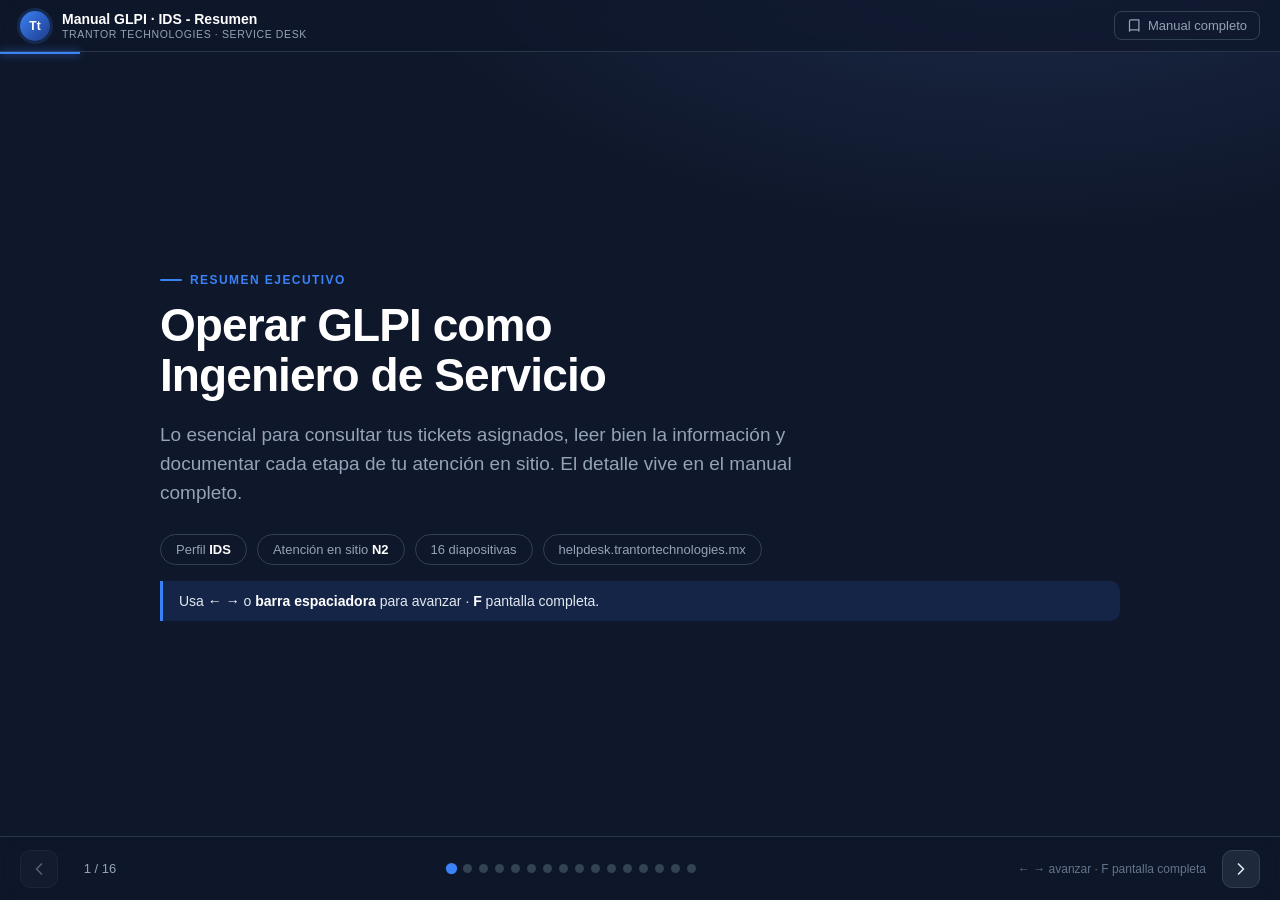
<file: perfiles/ids/deck.html>
<!DOCTYPE html>
<html lang="es">
<head>
<meta charset="UTF-8" />
<meta name="viewport" content="width=device-width, initial-scale=1.0" />
<title>Resumen · Manual GLPI para IDS - Trantor Technologies</title>
<link rel="icon" type="image/png" href="docs/assets/favicon.png" />
<style>
  :root{
    --navy:#0f172a; --navy-2:#1e293b; --navy-3:#172033;
    --card:#1e293b; --border:#334155; --border-soft:#293548;
    --text:#e2e8f0; --text-soft:#94a3b8; --muted:#64748b;
    --brand:#3b82f6; --brand-2:#2563eb; --brand-soft:rgba(59,130,246,.14);
    --green:#22c55e; --green-soft:rgba(34,197,94,.14);
    --amber:#f59e0b; --amber-soft:rgba(245,158,11,.14);
    --red:#f87171; --red-soft:rgba(248,113,113,.13);
    --font:-apple-system,BlinkMacSystemFont,"Segoe UI",Roboto,Helvetica,Arial,sans-serif;
  }
  *{box-sizing:border-box;}
  html,body{margin:0;padding:0;height:100%;}
  body{
    font-family:var(--font); color:var(--text);
    background:radial-gradient(1200px 600px at 80% -10%,#1c2b4a 0%,transparent 55%),var(--navy);
    overflow:hidden;
  }

  /* ---- Barra superior fija ---- */
  .bar{
    position:fixed; top:0; left:0; right:0; height:52px; z-index:30;
    display:flex; align-items:center; gap:12px; padding:0 20px;
    background:rgba(15,23,42,.72); backdrop-filter:blur(8px);
    border-bottom:1px solid var(--border-soft);
  }
  .badge{
    width:30px;height:30px;border-radius:50%;
    background:linear-gradient(135deg,#3b82f6,#1e3a8a);
    color:#fff;font-weight:700;font-size:12px;
    display:flex;align-items:center;justify-content:center;
    box-shadow:0 0 0 3px rgba(59,130,246,.18);
  }
  .bar-title{display:flex;flex-direction:column;line-height:1.15;}
  .bar-title b{font-size:14px;color:#fff;font-weight:600;}
  .bar-title span{font-size:10.5px;color:var(--text-soft);letter-spacing:.06em;text-transform:uppercase;}
  .bar-spacer{flex:1;}
  .bar a{
    color:var(--text-soft); text-decoration:none; font-size:13px;
    border:1px solid var(--border); padding:6px 12px; border-radius:8px;
    display:inline-flex; align-items:center; gap:6px; transition:.15s;
  }
  .bar a:hover{color:#fff;border-color:var(--brand);background:var(--brand-soft);}

  /* ---- Escenario de diapositivas ---- */
  .stage{position:fixed; inset:52px 0 64px; display:flex; align-items:center; justify-content:center; padding:24px;}
  .slide{
    display:none; width:100%; max-width:960px; max-height:100%;
    animation:in .45s cubic-bezier(.2,.7,.2,1);
  }
  .slide.active{display:block;}
  @keyframes in{from{opacity:0;transform:translateY(14px);}to{opacity:1;transform:none;}}

  .kicker{
    display:inline-flex;align-items:center;gap:8px;
    font-size:12px;letter-spacing:.12em;text-transform:uppercase;
    color:var(--brand); font-weight:600; margin-bottom:14px;
  }
  .kicker::before{content:"";width:22px;height:2px;background:var(--brand);border-radius:2px;}
  h1{font-size:clamp(28px,4.4vw,46px);line-height:1.08;margin:0 0 16px;color:#fff;letter-spacing:-.02em;}
  h2{font-size:clamp(22px,3.2vw,34px);line-height:1.12;margin:0 0 22px;color:#fff;letter-spacing:-.01em;}
  .lead{font-size:clamp(15px,1.7vw,19px);color:var(--text-soft);max-width:640px;line-height:1.55;}

  ul.points{list-style:none;padding:0;margin:0;display:grid;gap:12px;}
  ul.points li{
    position:relative; padding:14px 16px 14px 46px;
    background:var(--card); border:1px solid var(--border-soft); border-radius:12px;
    font-size:clamp(14px,1.55vw,16.5px); line-height:1.5;
  }
  ul.points li b{color:#fff;}
  ul.points li::before{
    content:""; position:absolute; left:16px; top:50%; transform:translateY(-50%);
    width:16px;height:16px;border-radius:50%;
    background:var(--brand-soft); border:2px solid var(--brand);
  }
  ul.points.check li::before{
    border-color:var(--green); background:var(--green-soft);
  }
  ul.points.warn li::before{
    border-color:var(--amber); background:var(--amber-soft);
  }

  .grid{display:grid;gap:12px;}
  .grid.two{grid-template-columns:1fr 1fr;}
  .cardbox{
    background:var(--card);border:1px solid var(--border-soft);border-radius:14px;padding:18px 20px;
  }
  .cardbox h3{margin:0 0 10px;font-size:15px;color:#fff;display:flex;align-items:center;gap:8px;}
  .cardbox h3 .tag{font-size:11px;font-weight:600;letter-spacing:.04em;padding:2px 8px;border-radius:999px;}
  .tag.blue{background:var(--brand-soft);color:#93c5fd;}
  .tag.green{background:var(--green-soft);color:#86efac;}
  .tag.amber{background:var(--amber-soft);color:#fcd34d;}
  .cardbox p{margin:0;color:var(--text-soft);font-size:14px;line-height:1.5;}
  .cardbox ul{margin:8px 0 0;padding-left:18px;color:var(--text-soft);font-size:13.5px;line-height:1.55;}
  .cardbox ul li{margin-bottom:4px;}

  /* Flujo de pasos */
  .flow{display:flex;flex-wrap:wrap;gap:10px;align-items:stretch;}
  .flow .step{
    flex:1; min-width:150px; background:var(--card); border:1px solid var(--border-soft);
    border-radius:12px; padding:14px 14px 14px 14px; position:relative;
  }
  .flow .step .n{
    width:26px;height:26px;border-radius:50%;background:var(--brand);color:#fff;
    font-weight:700;font-size:13px;display:flex;align-items:center;justify-content:center;margin-bottom:8px;
  }
  .flow .step b{color:#fff;font-size:14px;display:block;margin-bottom:2px;}
  .flow .step span{color:var(--text-soft);font-size:12.5px;line-height:1.4;}

  /* Cadena de estados */
  .chain{display:flex;flex-wrap:wrap;gap:8px;align-items:center;margin-bottom:16px;}
  .chain .st{background:var(--card);border:1px solid var(--border);border-radius:999px;padding:8px 16px;font-size:14px;color:#fff;font-weight:500;}
  .chain .arr{color:var(--brand);font-weight:700;}
  .chain .auto{background:var(--amber-soft);border-color:transparent;color:#fcd34d;}

  /* Tablas */
  table{border-collapse:collapse;width:100%;background:var(--card);border:1px solid var(--border-soft);border-radius:12px;overflow:hidden;font-size:15px;}
  th,td{padding:11px 16px;text-align:left;border-bottom:1px solid var(--border-soft);}
  th{background:var(--navy-3);color:var(--text-soft);font-weight:600;font-size:12.5px;letter-spacing:.04em;text-transform:uppercase;}
  tr:last-child td{border-bottom:none;}
  td b{color:#fff;}
  .pill{display:inline-block;padding:3px 10px;border-radius:999px;font-size:12.5px;font-weight:600;}
  .p-baja{background:var(--green-soft);color:#86efac;}
  .p-media{background:var(--amber-soft);color:#fcd34d;}
  .p-alta{background:var(--red-soft);color:#fca5a5;}

  .note{
    margin-top:16px; padding:12px 16px; border-left:3px solid var(--brand);
    background:var(--brand-soft); border-radius:0 10px 10px 0; font-size:14px; color:var(--text);
  }
  .note.amber{border-color:var(--amber);background:var(--amber-soft);}
  .note.green{border-color:var(--green);background:var(--green-soft);}
  .note b{color:#fff;}
  code{background:var(--navy-3);border:1px solid var(--border);border-radius:6px;padding:1px 7px;font-size:.92em;color:#c7d2fe;font-family:ui-monospace,SFMono-Regular,Menlo,monospace;}

  /* Comparativa correcto / incorrecto */
  .vs{display:grid;grid-template-columns:1fr 1fr;gap:12px;}
  .vs .box{border-radius:12px;padding:14px 16px;font-size:14px;line-height:1.5;border:1px solid var(--border-soft);}
  .vs .bad{background:var(--red-soft);border-color:rgba(248,113,113,.35);}
  .vs .good{background:var(--green-soft);border-color:rgba(34,197,94,.35);}
  .vs .box .lbl{display:block;font-size:11.5px;letter-spacing:.06em;text-transform:uppercase;font-weight:700;margin-bottom:7px;}
  .vs .bad .lbl{color:#fca5a5;}
  .vs .good .lbl{color:#86efac;}
  .vs .box p{margin:0;color:var(--text);}

  /* Timeline del ejemplo */
  .timeline{display:grid;gap:8px;}
  .timeline .tl{
    display:grid;grid-template-columns:auto 1fr;gap:12px;align-items:start;
    background:var(--card);border:1px solid var(--border-soft);border-radius:12px;padding:11px 14px;
  }
  .timeline .tl .tg{font-size:12px;font-weight:600;color:#93c5fd;background:var(--brand-soft);padding:3px 10px;border-radius:999px;white-space:nowrap;}
  .timeline .tl.res .tg{color:#86efac;background:var(--green-soft);}
  .timeline .tl.pend .tg{color:#fcd34d;background:var(--amber-soft);}
  .timeline .tl p{margin:0;color:var(--text-soft);font-size:13.5px;line-height:1.45;}

  .cover-meta{margin-top:26px;display:flex;flex-wrap:wrap;gap:10px;}
  .cover-meta .chip{border:1px solid var(--border);border-radius:999px;padding:7px 15px;font-size:13px;color:var(--text-soft);}
  .cover-meta .chip b{color:#fff;}

  /* ---- Controles inferiores ---- */
  .controls{
    position:fixed; bottom:0; left:0; right:0; height:64px; z-index:30;
    display:flex; align-items:center; gap:16px; padding:0 20px;
    background:rgba(15,23,42,.72); backdrop-filter:blur(8px);
    border-top:1px solid var(--border-soft);
  }
  .nav-btn{
    width:38px;height:38px;border-radius:10px;border:1px solid var(--border);
    background:var(--card);color:var(--text);cursor:pointer;display:flex;align-items:center;justify-content:center;transition:.15s;
  }
  .nav-btn:hover:not(:disabled){border-color:var(--brand);color:#fff;background:var(--brand-soft);}
  .nav-btn:disabled{opacity:.35;cursor:not-allowed;}
  .counter{font-size:13px;color:var(--text-soft);font-variant-numeric:tabular-nums;min-width:52px;text-align:center;}
  .dots{display:flex;gap:7px;flex:1;justify-content:center;flex-wrap:wrap;}
  .dot{width:9px;height:9px;border-radius:50%;background:var(--border);border:none;cursor:pointer;padding:0;transition:.15s;}
  .dot:hover{background:var(--muted);}
  .dot.active{background:var(--brand);transform:scale(1.25);}
  .progress{position:fixed;top:52px;left:0;height:2px;background:var(--brand);z-index:31;transition:width .35s ease;box-shadow:0 0 8px var(--brand);}
  .hint{font-size:12px;color:var(--muted);white-space:nowrap;}

  @media (max-width:720px){
    .grid.two{grid-template-columns:1fr;}
    .vs{grid-template-columns:1fr;}
    .bar-title span{display:none;}
    .hint{display:none;}
    .stage{padding:16px;}
    .dots{display:none;}
  }
</style>
</head>
<body>

  <div class="progress" id="progress"></div>

  <header class="bar">
    <div class="badge">Tt</div>
    <div class="bar-title"><b>Manual GLPI · IDS - Resumen</b><span>Trantor Technologies · Service Desk</span></div>
    <div class="bar-spacer"></div>
    <a href="index.html">
      <svg viewBox="0 0 24 24" width="15" height="15" fill="none" stroke="currentColor" stroke-width="2" stroke-linecap="round" stroke-linejoin="round"><path d="M4 5a2 2 0 012-2h13v16H6a2 2 0 00-2 2V5z M19 3v18"/></svg>
      Manual completo
    </a>
  </header>

  <main class="stage" id="stage">

    <!-- 1 · Portada -->
    <section class="slide active">
      <div class="kicker">Resumen ejecutivo</div>
      <h1>Operar GLPI como<br>Ingeniero de Servicio</h1>
      <p class="lead">Lo esencial para consultar tus tickets asignados, leer bien la información y documentar cada etapa de tu atención en sitio. El detalle vive en el manual completo.</p>
      <div class="cover-meta">
        <span class="chip">Perfil <b>IDS</b></span>
        <span class="chip">Atención en sitio <b>N2</b></span>
        <span class="chip">16 diapositivas</span>
        <span class="chip">helpdesk.trantortechnologies.mx</span>
      </div>
      <div class="note">Usa <b>← →</b> o <b>barra espaciadora</b> para avanzar · <b>F</b> pantalla completa.</div>
    </section>

    <!-- 2 · Rol del IDS -->
    <section class="slide">
      <div class="kicker">El punto de partida</div>
      <h2>Tu rol dentro del flujo</h2>
      <ul class="points">
        <li>Un ticket <b>no nace contigo</b>, pero tú eres quien lo resuelve frente al cliente.</li>
        <li>Tu trabajo es la <b>atención en sitio</b>: lo que en la operación se conoce como <b>nivel 2 (N2)</b>.</li>
        <li>Lo que registras en GLPI durante ese proceso es la <b>evidencia oficial</b> de tu servicio.</li>
        <li>Regla base para todo el equipo: <b>si no está en el ticket, no sucedió.</b></li>
      </ul>
    </section>

    <!-- 3 · Recorrido del ticket -->
    <section class="slide">
      <div class="kicker">De extremo a extremo</div>
      <h2>El recorrido del ticket</h2>
      <div class="flow">
        <div class="step"><div class="n">1</div><b>Solicita</b><span>El cliente o área pide un servicio.</span></div>
        <div class="step"><div class="n">2</div><b>MAC registra</b><span>Crea y clasifica el ticket en GLPI.</span></div>
        <div class="step"><div class="n">3</div><b>Coordinador asigna</b><span>Revisa el ticket y te lo asigna a ti.</span></div>
        <div class="step"><div class="n">4</div><b>Tú resuelves</b><span>Vas a sitio, diagnosticas y documentas.</span></div>
        <div class="step"><div class="n">5</div><b>MAC sigue</b><span>Da seguimiento hasta restablecer el servicio.</span></div>
      </div>
      <div class="note">Aunque tu coordinador ya te haya adelantado el caso, <b>siempre entra al ticket antes de moverte a sitio</b>: ahí está la información completa.</div>
    </section>

    <!-- 4 · SLA, prioridad, escalación -->
    <section class="slide">
      <div class="kicker">Lo que debes tener claro</div>
      <h2>SLA, prioridad y escalación</h2>
      <div class="grid two">
        <div class="cardbox"><h3>SLA</h3><p>Compromiso de tiempo que <b>ya corre en segundo plano</b> desde que el ticket se registró. Documentar tu avance rápido le da control a la operación.</p></div>
        <div class="cardbox"><h3>Prioridad</h3><p>Viene <b>ya definida</b> (la calculó GLPI). Tú no la modificas, pero prioridad alta = actuar y documentar más rápido.</p></div>
        <div class="cardbox"><h3>Escalación</h3><p>Avisar a un nivel con más decisión cuando algo te bloquea en sitio. <b>Escalar a tiempo no es falla</b>, es parte del trabajo.</p></div>
        <div class="cardbox"><h3>Si algo detiene el ticket</h3><p>Cuando el freno no depende de ti (p. ej. una refacción), hay una forma correcta de registrarlo <b>para que el SLA se pause</b>.</p></div>
      </div>
    </section>

    <!-- 5 · Primeros pasos -->
    <section class="slide">
      <div class="kicker">Primeros pasos</div>
      <h2>Acceso y perfil restringido</h2>
      <ul class="points">
        <li>Ingresas desde <code>helpdesk.trantortechnologies.mx</code>. En campo, tu acceso principal es el <b>celular</b>.</li>
        <li>Tu perfil solo muestra: <b>Tablero, Tickets, Catálogo de servicios y Base de conocimientos</b>. Es intencional, para enfocarte en tus tickets.</li>
        <li><b>No modificas</b> la información general que capturó MAC, pero <b>sí agregas tus seguimientos</b> con plantillas.</li>
        <li>¿Olvidaste la contraseña? No la recuperas por tu cuenta: la pides a <b>MAC o tu coordinador</b>.</li>
      </ul>
    </section>

    <!-- 6 · Llegar a tus tickets -->
    <section class="slide">
      <div class="kicker">Tus dos vistas</div>
      <h2>Cómo llegar a tus tickets</h2>
      <div class="grid two">
        <div class="cardbox">
          <h3>Vista rápida <span class="tag blue">Tablero</span></h3>
          <p>En <b>Inicio &gt; Vista personal</b>: resumen de tus tickets (abiertos, resueltos, desfasados, cerrados). Da clic en un indicador para entrar directo al ticket.</p>
        </div>
        <div class="cardbox">
          <h3>Vista de trabajo <span class="tag green">Tickets</span></h3>
          <p>En <b>Soporte &gt; Tickets</b>: listado completo de los tickets asignados a ti, sin filtros. Es tu lista de trabajo diaria.</p>
        </div>
      </div>
      <div class="note">El Tablero da panorama al iniciar la jornada; <b>Soporte &gt; Tickets</b> es donde entras a cada caso a trabajar.</div>
    </section>

    <!-- 7 · Leer un ticket -->
    <section class="slide">
      <div class="kicker">Antes de trasladarte</div>
      <h2>Cómo leer un ticket asignado</h2>
      <p class="lead" style="margin-bottom:18px;">Tómate el tiempo de revisar <b>toda</b> la información, no solo el título o la descripción. Cada campo que capturó MAC te da contexto.</p>
      <div class="grid two">
        <div class="cardbox"><h3>Descripción</h3><p>Qué reportó el usuario, qué falla o qué se solicita.</p></div>
        <div class="cardbox"><h3>Prioridad</h3><p>Qué tan rápido necesitas actuar y documentar.</p></div>
        <div class="cardbox"><h3>Estado</h3><p>En qué etapa va el ticket.</p></div>
        <div class="cardbox"><h3>Categoría</h3><p>El tipo de servicio que vas a atender.</p></div>
      </div>
      <div class="note">Leer bien antes de salir te evita llegar sin contexto o con la herramienta equivocada.</div>
    </section>

    <!-- 8 · Tabs del ticket -->
    <section class="slide">
      <div class="kicker">Información operativa</div>
      <h2>Las tabs del ticket</h2>
      <p class="lead" style="margin-bottom:18px;">Las llena MAC; tú <b>no las modificas</b>, pero <b>sí las consultas</b>: ahí está lo concreto para tu atención en sitio.</p>
      <div class="grid two">
        <div class="cardbox"><h3>Dirección y ubicación</h3><p>A dónde debes trasladarte.</p></div>
        <div class="cardbox"><h3>Usuario de contacto en sitio</h3><p>Con quién presentarte al llegar. <b>No siempre</b> es quien solicitó el servicio.</p></div>
        <div class="cardbox"><h3>Datos del equipo</h3><p>Tipo, modelo, serie u otros identificadores, según el caso.</p></div>
        <div class="cardbox"><h3>Por qué importa</h3><p>Ignorarlas causa retrabajo: dirección equivocada, persona que no es, o no saber con qué equipo vas.</p></div>
      </div>
    </section>

    <!-- 9 · Documentar en tiempo real -->
    <section class="slide">
      <div class="kicker">Regla de oro del IDS</div>
      <h2>Documenta en tiempo real, no al final</h2>
      <div class="chain">
        <span class="st">IDS En camino</span><span class="arr">→</span>
        <span class="st">IDS En sitio</span><span class="arr">→</span>
        <span class="st">Diagnosticado</span><span class="arr">→</span>
        <span class="st auto">Pendiente (si aplica)</span><span class="arr">→</span>
        <span class="st">Resolución</span>
      </div>
      <ul class="points">
        <li>Cada etapa se registra <b>en el momento en que ocurre</b>, no como resumen al terminar.</li>
        <li>Dejar todo junto al final <b>no es válido</b>, aunque el servicio se haya resuelto bien.</li>
        <li>Documentar conforme sucede <b>protege el SLA</b> y da visibilidad real a MAC y a tu coordinador.</li>
      </ul>
    </section>

    <!-- 10 · Plantillas -->
    <section class="slide">
      <div class="kicker">Siempre por plantilla</div>
      <h2>Plantillas que utilizas</h2>
      <table>
        <thead><tr><th>Plantilla</th><th>Cuándo la aplicas</th></tr></thead>
        <tbody>
          <tr><td><b>IDS En camino</b></td><td>Al iniciar tu traslado (hora estimada de llegada).</td></tr>
          <tr><td><b>IDS En sitio</b></td><td>Al llegar y arrancar la atención (hora de llegada).</td></tr>
          <tr><td><b>Diagnosticado</b></td><td>Al concluir el diagnóstico, de forma específica.</td></tr>
          <tr><td><b>Pendiente por cliente / refacción</b></td><td>El ticket espera algo externo.</td></tr>
          <tr><td><b>Resolución</b> (Sin/Con refacción o Remota)</td><td>El servicio quedó restablecido.</td></tr>
        </tbody>
      </table>
      <div class="note">El <b>texto libre</b> solo se permite cuando ninguna plantilla cubre lo que necesitas: es la excepción, no la costumbre.</div>
    </section>

    <!-- 11 · Botones -->
    <section class="slide">
      <div class="kicker">Decide primero el botón</div>
      <h2>Responder vs. Resolver</h2>
      <div class="grid two">
        <div class="cardbox"><h3>Botón Responder <span class="tag blue">avance</span></h3><p>Plantillas de <b>En camino, En sitio, Diagnosticado y Pendiente</b>. Para documentar cómo va la atención.</p></div>
        <div class="cardbox"><h3>Botón Resolver <span class="tag green">cierre</span></h3><p>Plantillas de <b>Resolución</b>. Para dar por terminada la atención en sitio.</p></div>
      </div>
      <div class="note">Antes de elegir plantilla, decide qué botón corresponde: un <b>avance</b> (Responder) o el <b>cierre</b> (Resolver).</div>
    </section>

    <!-- 12 · Sé específico -->
    <section class="slide">
      <div class="kicker">Calidad del registro</div>
      <h2>Sé específico al documentar</h2>
      <p class="lead" style="margin-bottom:18px;">Una plantilla con información genérica documenta poco, aunque sea la plantilla correcta. Ejemplo en <b>Diagnosticado</b>:</p>
      <div class="vs">
        <div class="box bad">
          <span class="lbl">✗ Incorrecto</span>
          <p>"Se revisó el equipo y se encontró la falla."</p>
        </div>
        <div class="box good">
          <span class="lbl">✓ Correcto</span>
          <p>"Se revisó impresora HP LaserJet, se detectó fusor dañado que impide el paso del papel. Se requiere reemplazo de fusor."</p>
        </div>
      </div>
      <div class="note">Entre más concreto el dato, más útil es el registro para quien lea el ticket después.</div>
    </section>

    <!-- 13 · Pendientes = pausar SLA -->
    <section class="slide">
      <div class="kicker">Regla crítica</div>
      <h2>Pendiente = pausar el SLA</h2>
      <ul class="points check">
        <li><b>Pendiente por cliente:</b> esperas una respuesta o acción del usuario o solicitante.</li>
        <li><b>Pendiente por refacción:</b> esperas una refacción para poder resolver.</li>
        <li>Al aplicar cualquiera de estas plantillas, <b>el sistema pausa automáticamente el reloj del SLA</b>.</li>
      </ul>
      <div class="note amber">Es la <b>única forma correcta</b> de dejar un ticket en espera: nunca de forma manual ni solo verbal con tu coordinador.</div>
    </section>

    <!-- 14 · Resolución y evidencia -->
    <section class="slide">
      <div class="kicker">Cierre de la atención</div>
      <h2>Resolución: formatos y evidencia</h2>
      <ul class="points">
        <li>Servicio restablecido → botón <b>Resolver</b> + plantilla de <b>Resolución</b> (Sin/Con refacción o Remota).</li>
        <li>Recaba en sitio el <b>formato físico de conformidad</b> que aplica al cliente (tu coordinador te indica cuál).</li>
        <li>Digitaliza y <b>adjunta el formato al ticket</b>. Enviarlo al coordinador <b>no sustituye</b> adjuntarlo: va en ambos lugares.</li>
        <li>Evidencia fotográfica: solo cuando aporta (p. ej. pieza dañada), <b>1 o 2 fotos</b>, sin abusar.</li>
      </ul>
      <div class="note green">Un ticket <b>no está completo</b> hasta que el formato de conformidad está adjunto en GLPI.</div>
    </section>

    <!-- 15 · Ejemplo bien documentado -->
    <section class="slide">
      <div class="kicker">Cómo se ve bien hecho</div>
      <h2>Un ticket bien documentado</h2>
      <div class="timeline">
        <div class="tl"><span class="tg">En camino</span><p>"Salida hacia sitio, hora estimada de llegada 11:30 hrs."</p></div>
        <div class="tl"><span class="tg">En sitio</span><p>"Llegada a sitio 11:25 hrs. Se contacta con el usuario de contacto."</p></div>
        <div class="tl"><span class="tg">Diagnosticado</span><p>"Se revisó impresora HP LaserJet M404, fusor dañado que impide el paso del papel. Se requiere reemplazo."</p></div>
        <div class="tl pend"><span class="tg">Pendiente</span><p>"Se solicita fusor HP M404 a almacén. Sin esta refacción no se puede continuar." (si aplica)</p></div>
        <div class="tl res"><span class="tg">Resolución</span><p>"Se sustituyó el fusor, pruebas de impresión OK. Inicio 11:25, término 12:10. Formato de conformidad firmado y adjunto."</p></div>
      </div>
    </section>

    <!-- 16 · Reglas de oro -->
    <section class="slide">
      <div class="kicker">Para llevar</div>
      <h2>Reglas de oro</h2>
      <ul class="points check">
        <li>Si no está en el ticket, no sucedió · revisa el ticket completo antes de salir.</li>
        <li>Documenta en tiempo real, nunca todo junto al final.</li>
        <li>Usa siempre la plantilla que corresponde; el texto libre es la excepción.</li>
        <li>Un ticket no está completo sin el formato de conformidad adjunto en GLPI.</li>
      </ul>
      <div class="note"><b>¿Falta información o no puedes acceder a GLPI?</b> Contacta a Mesa de Ayuda Central (MAC) para completar el dato o registrar en tu lugar; la responsabilidad del registro sigue siendo tuya.</div>
    </section>

  </main>

  <footer class="controls">
    <button class="nav-btn" id="prev" aria-label="Anterior">
      <svg viewBox="0 0 24 24" width="20" height="20" fill="none" stroke="currentColor" stroke-width="2" stroke-linecap="round" stroke-linejoin="round"><path d="M15 18l-6-6 6-6"/></svg>
    </button>
    <span class="counter" id="counter">1 / 16</span>
    <div class="dots" id="dots"></div>
    <span class="hint">← → avanzar · F pantalla completa</span>
    <button class="nav-btn" id="next" aria-label="Siguiente">
      <svg viewBox="0 0 24 24" width="20" height="20" fill="none" stroke="currentColor" stroke-width="2" stroke-linecap="round" stroke-linejoin="round"><path d="M9 18l6-6-6-6"/></svg>
    </button>
  </footer>

<script>
(() => {
  "use strict";
  const slides = [...document.querySelectorAll(".slide")];
  const total = slides.length;
  const counter = document.getElementById("counter");
  const progress = document.getElementById("progress");
  const dotsWrap = document.getElementById("dots");
  const prevBtn = document.getElementById("prev");
  const nextBtn = document.getElementById("next");
  let i = Math.min(total - 1, Math.max(0, (parseInt(location.hash.slice(1), 10) || 1) - 1));

  slides.forEach((_, n) => {
    const b = document.createElement("button");
    b.className = "dot";
    b.setAttribute("aria-label", "Ir a la diapositiva " + (n + 1));
    b.addEventListener("click", () => go(n));
    dotsWrap.appendChild(b);
  });
  const dots = [...dotsWrap.children];

  function render() {
    slides.forEach((s, n) => s.classList.toggle("active", n === i));
    dots.forEach((d, n) => d.classList.toggle("active", n === i));
    counter.textContent = (i + 1) + " / " + total;
    progress.style.width = ((i + 1) / total * 100) + "%";
    prevBtn.disabled = i === 0;
    nextBtn.disabled = i === total - 1;
    history.replaceState(null, "", "#" + (i + 1));
  }
  function go(n) { i = Math.max(0, Math.min(total - 1, n)); render(); }

  prevBtn.addEventListener("click", () => go(i - 1));
  nextBtn.addEventListener("click", () => go(i + 1));

  document.addEventListener("keydown", (e) => {
    if (e.key === "ArrowRight" || e.key === "PageDown" || e.key === " ") { e.preventDefault(); go(i + 1); }
    else if (e.key === "ArrowLeft" || e.key === "PageUp") { e.preventDefault(); go(i - 1); }
    else if (e.key === "Home") { go(0); }
    else if (e.key === "End") { go(total - 1); }
    else if (e.key === "f" || e.key === "F") {
      if (!document.fullscreenElement) document.documentElement.requestFullscreen?.();
      else document.exitFullscreen?.();
    }
  });

  // Swipe en táctil
  let x0 = null;
  document.getElementById("stage").addEventListener("touchstart", (e) => { x0 = e.touches[0].clientX; }, { passive: true });
  document.getElementById("stage").addEventListener("touchend", (e) => {
    if (x0 === null) return;
    const dx = e.changedTouches[0].clientX - x0;
    if (Math.abs(dx) > 50) go(i + (dx < 0 ? 1 : -1));
    x0 = null;
  }, { passive: true });

  render();
})();
</script>
</body>
</html>
</file>
<file: assets/portal.css>
/* ===== Portal de perfiles · Trantor Technologies ===== */
:root {
  --navy: #0f172a;
  --navy-2: #1e293b;
  --bg: #f1f5f9;
  --card: #ffffff;
  --border: #e2e8f0;
  --text: #0f172a;
  --text-soft: #475569;
  --muted: #94a3b8;
  --brand: #2563eb;
  --brand-soft: #eff6ff;
  --brand-border: #bfdbfe;
  --green: #16a34a;
  --green-soft: #dcfce7;
  --amber: #d97706;
  --amber-soft: #fef3c7;
  --radius: 14px;
  --shadow: 0 1px 3px rgba(15, 23, 42, .06), 0 1px 2px rgba(15, 23, 42, .04);
  --shadow-lg: 0 14px 40px rgba(15, 23, 42, .14);
  --font: -apple-system, BlinkMacSystemFont, "Segoe UI", Roboto, Helvetica, Arial, sans-serif;
}

* { box-sizing: border-box; }
html, body { margin: 0; padding: 0; }
body {
  font-family: var(--font);
  color: var(--text);
  background: var(--bg);
  min-height: 100vh;
  -webkit-font-smoothing: antialiased;
}

/* ===== Topbar ===== */
.topbar {
  display: flex; align-items: center; gap: 12px;
  height: 60px; padding: 0 28px;
  background: var(--navy);
  border-bottom: 1px solid var(--navy-2);
}
.brand { display: flex; align-items: center; gap: 12px; text-decoration: none; }
.brand-badge {
  width: 34px; height: 34px; border-radius: 50%;
  background: linear-gradient(135deg, #3b82f6, #1e3a8a);
  color: #fff; font-weight: 700; font-size: 13px;
  display: flex; align-items: center; justify-content: center;
  box-shadow: 0 0 0 3px rgba(59,130,246,.18);
}
.brand-text { display: flex; flex-direction: column; line-height: 1.15; }
.brand-name { color: #fff; font-weight: 600; font-size: 15px; }
.brand-sub { color: var(--muted); font-size: 11px; letter-spacing: .05em; text-transform: uppercase; }
.topbar-spacer { flex: 1; }
.topbar-link {
  display: inline-flex; align-items: center; gap: 6px;
  background: #1e293b; border: 1px solid #334155; color: #e2e8f0;
  padding: 7px 14px; border-radius: 9px; text-decoration: none; font-size: 13px; font-weight: 500;
}
.topbar-link:hover { background: #334155; }

/* ===== Hero ===== */
.wrap { max-width: 1040px; margin: 0 auto; padding: 56px 28px 80px; }
.hero { max-width: 720px; margin-bottom: 40px; }
.hero .kicker {
  display: inline-flex; align-items: center; gap: 8px;
  font-size: 12px; letter-spacing: .12em; text-transform: uppercase;
  color: var(--brand); font-weight: 600; margin-bottom: 16px;
}
.hero .kicker::before { content: ""; width: 22px; height: 2px; background: var(--brand); border-radius: 2px; }
.hero h1 { font-size: clamp(28px, 4vw, 42px); line-height: 1.1; margin: 0 0 16px; color: var(--text); letter-spacing: -.02em; }
.hero p { font-size: clamp(15px, 1.6vw, 18px); line-height: 1.6; color: var(--text-soft); margin: 0; }

/* ===== Grid de perfiles ===== */
.section-label {
  font-size: 11px; font-weight: 700; letter-spacing: .08em; text-transform: uppercase;
  color: var(--muted); margin: 0 0 16px;
}
.grid {
  display: grid; gap: 18px;
  grid-template-columns: repeat(2, minmax(0, 1fr));
}

.card {
  position: relative; display: flex; flex-direction: column;
  background: var(--card); border: 1px solid var(--border);
  border-radius: var(--radius); padding: 24px 24px 22px;
  text-decoration: none; color: var(--text);
  box-shadow: var(--shadow);
  transition: transform .16s ease, box-shadow .16s ease, border-color .16s ease;
}
.card.is-available { cursor: pointer; }
.card.is-available:hover { transform: translateY(-3px); box-shadow: var(--shadow-lg); border-color: var(--brand-border); }
.card.is-construction { opacity: .92; }

.card-top { display: flex; align-items: center; gap: 14px; margin-bottom: 14px; }
.card-icon {
  width: 46px; height: 46px; border-radius: 12px; flex-shrink: 0;
  display: flex; align-items: center; justify-content: center;
  background: var(--brand-soft); color: var(--brand);
}
.card.is-construction .card-icon { background: #f1f5f9; color: var(--muted); }
.card-heads { min-width: 0; }
.card-title { font-size: 17px; font-weight: 700; margin: 0; line-height: 1.25; }
.card-sigla { font-size: 12px; color: var(--muted); font-weight: 600; letter-spacing: .04em; }

.card-desc { font-size: 14px; color: var(--text-soft); line-height: 1.55; margin: 0 0 18px; flex: 1; }

.card-foot { display: flex; align-items: center; justify-content: space-between; gap: 10px; }
.badge {
  display: inline-flex; align-items: center; gap: 6px;
  font-size: 12px; font-weight: 600; padding: 4px 10px; border-radius: 999px;
}
.badge-dot { width: 7px; height: 7px; border-radius: 50%; }
.badge.available { background: var(--green-soft); color: #166534; }
.badge.available .badge-dot { background: var(--green); }
.badge.construction { background: var(--amber-soft); color: #92400e; }
.badge.construction .badge-dot { background: var(--amber); }

.card-cta { display: inline-flex; align-items: center; gap: 6px; font-size: 13px; font-weight: 600; color: var(--brand); }
.card.is-construction .card-cta { color: var(--muted); }

/* ===== Footer ===== */
.foot {
  max-width: 1040px; margin: 0 auto; padding: 0 28px 48px;
  color: var(--muted); font-size: 13px; line-height: 1.6;
}
.foot a { color: var(--brand); text-decoration: none; }
.foot a:hover { text-decoration: underline; }

@media (max-width: 720px) {
  .grid { grid-template-columns: 1fr; }
  .wrap { padding: 40px 20px 60px; }
  .topbar { padding: 0 18px; }
}
</file>
<file: web/assets/css/styles.css>
/* ===== Trantor Technologies - Manual GLPI ===== */
:root {
  --topbar-h: 60px;
  --sidebar-w: 264px;
  --toc-w: 220px;

  --navy: #0f172a;
  --navy-2: #1e293b;
  --bg: #f1f5f9;
  --card: #ffffff;
  --border: #e2e8f0;
  --text: #0f172a;
  --text-soft: #475569;
  --muted: #94a3b8;
  --brand: #2563eb;
  --brand-soft: #eff6ff;
  --brand-border: #bfdbfe;
  --green: #16a34a;
  --green-soft: #dcfce7;
  --amber: #d97706;
  --amber-soft: #fef3c7;
  --radius: 12px;
  --shadow: 0 1px 3px rgba(15, 23, 42, .06), 0 1px 2px rgba(15, 23, 42, .04);
  --shadow-lg: 0 10px 30px rgba(15, 23, 42, .12);
  --font: -apple-system, BlinkMacSystemFont, "Segoe UI", Roboto, Helvetica, Arial, sans-serif;
}

* { box-sizing: border-box; }
html, body { margin: 0; padding: 0; }
body {
  font-family: var(--font);
  color: var(--text);
  background: var(--bg);
  font-size: 15px;
  line-height: 1.6;
  -webkit-font-smoothing: antialiased;
}

/* ===== Topbar ===== */
.topbar {
  position: fixed; top: 0; left: 0; right: 0; height: var(--topbar-h);
  background: var(--navy);
  display: flex; align-items: center; gap: 16px;
  padding: 0 20px;
  z-index: 50;
  color: #e2e8f0;
}
.menu-toggle {
  display: none; background: none; border: none; color: #cbd5e1; cursor: pointer;
  padding: 6px; border-radius: 8px;
}
.menu-toggle:hover { background: rgba(255,255,255,.08); }

.brand { display: flex; align-items: center; gap: 12px; text-decoration: none; min-width: var(--sidebar-w); }
.brand-badge {
  width: 34px; height: 34px; border-radius: 50%;
  background: linear-gradient(135deg, #3b82f6, #1e3a8a);
  color: #fff; font-weight: 700; font-size: 13px;
  display: flex; align-items: center; justify-content: center;
  box-shadow: 0 0 0 3px rgba(59,130,246,.18);
}
.brand-text { display: flex; flex-direction: column; line-height: 1.1; }
.brand-name { color: #fff; font-weight: 600; font-size: 15px; }
.brand-sub { color: #94a3b8; font-size: 11px; letter-spacing: .04em; text-transform: uppercase; }

.topbar-search { position: relative; flex: 1; max-width: 520px; }
.topbar-search .search-icon { position: absolute; left: 12px; top: 50%; transform: translateY(-50%); color: #64748b; }
#searchInput {
  width: 100%; height: 38px; border-radius: 9px; border: 1px solid #334155;
  background: #1e293b; color: #e2e8f0; padding: 0 40px 0 36px; font-size: 14px; outline: none;
}
#searchInput::placeholder { color: #64748b; }
#searchInput:focus { border-color: var(--brand); background: #172033; box-shadow: 0 0 0 3px rgba(37,99,235,.25); }
.search-kbd {
  position: absolute; right: 10px; top: 50%; transform: translateY(-50%);
  background: #334155; color: #94a3b8; border-radius: 5px; font-size: 12px;
  padding: 1px 7px; border: 1px solid #475569;
}

.search-results {
  position: absolute; top: 46px; left: 0; right: 0;
  background: var(--card); border: 1px solid var(--border); border-radius: 10px;
  box-shadow: var(--shadow-lg); max-height: 60vh; overflow-y: auto; padding: 6px; z-index: 60;
}
.search-result {
  display: block; padding: 10px 12px; border-radius: 8px; text-decoration: none; color: var(--text); cursor: pointer;
}
.search-result:hover, .search-result.active { background: var(--brand-soft); }
.search-result .sr-title { font-weight: 600; font-size: 14px; }
.search-result .sr-crumb { font-size: 12px; color: var(--muted); margin-bottom: 2px; }
.search-result .sr-snippet { font-size: 13px; color: var(--text-soft); margin-top: 2px; }
.search-result mark { background: #fde68a; color: inherit; border-radius: 3px; padding: 0 1px; }
.search-empty { padding: 16px; text-align: center; color: var(--muted); font-size: 14px; }

.platform-link {
  display: inline-flex; align-items: center; gap: 6px;
  background: #1e293b; border: 1px solid #334155; color: #e2e8f0;
  padding: 7px 14px; border-radius: 9px; text-decoration: none; font-size: 13px; font-weight: 500;
  white-space: nowrap;
}
.platform-link:hover { background: #334155; }

/* ===== Layout ===== */
.layout { display: flex; padding-top: var(--topbar-h); }

.sidebar {
  position: fixed; top: var(--topbar-h); bottom: 0; left: 0; width: var(--sidebar-w);
  background: var(--card); border-right: 1px solid var(--border);
  overflow-y: auto; padding: 18px 12px 40px;
}
.sidebar-backdrop { display: none; }

.nav-group { margin-bottom: 22px; }
.nav-group-label {
  font-size: 11px; font-weight: 700; letter-spacing: .07em; text-transform: uppercase;
  color: var(--muted); padding: 0 12px 8px;
}
.nav-item {
  display: flex; align-items: center; gap: 10px;
  padding: 8px 12px; margin: 1px 0; border-radius: 9px;
  text-decoration: none; color: var(--text-soft); font-size: 14px; font-weight: 500;
  cursor: pointer;
}
.nav-item:hover { background: #f8fafc; color: var(--text); }
.nav-item.active { background: var(--brand-soft); color: var(--brand); font-weight: 600; }
.nav-item.active .nav-icon { color: var(--brand); }
.nav-icon { color: var(--muted); flex-shrink: 0; display: flex; }

/* ===== Main / content ===== */
.main {
  margin-left: var(--sidebar-w);
  flex: 1; display: flex; gap: 28px; align-items: flex-start;
  padding: 32px 36px 80px; max-width: 1200px;
}
.content.card {
  background: var(--card); border: 1px solid var(--border); border-radius: var(--radius);
  box-shadow: var(--shadow); padding: 40px 48px; flex: 1; min-width: 0; max-width: 860px;
}
.loading { color: var(--muted); padding: 40px 0; text-align: center; }

/* ===== Markdown typography ===== */
.content h1 { font-size: 28px; font-weight: 700; margin: 0 0 6px; line-height: 1.25; letter-spacing: -.01em; }
.content h1 + p { color: var(--text-soft); }
.content h2 {
  font-size: 21px; font-weight: 700; margin: 36px 0 12px; padding-top: 14px;
  border-top: 1px solid var(--border);
}
.content h1 + h2, .content > h2:first-child { border-top: none; padding-top: 0; }
.content h3 { font-size: 17px; font-weight: 650; margin: 26px 0 8px; }
.content h4 { font-size: 15px; font-weight: 650; margin: 20px 0 6px; }
.content p { margin: 10px 0; }
.content a { color: var(--brand); text-decoration: none; }
.content a:hover { text-decoration: underline; }
.content ul, .content ol { padding-left: 22px; margin: 10px 0; }
.content li { margin: 4px 0; }
.content code {
  background: #f1f5f9; border: 1px solid var(--border); border-radius: 5px;
  padding: 1px 6px; font-size: .88em; font-family: ui-monospace, SFMono-Regular, Menlo, monospace;
  color: #0f172a;
}
.content pre { background: #0f172a; color: #e2e8f0; padding: 16px 18px; border-radius: 10px; overflow-x: auto; }
.content pre code { background: none; border: none; color: inherit; padding: 0; }
.content hr { border: none; border-top: 1px solid var(--border); margin: 28px 0; }
.content img { max-width: 100%; border: 1px solid var(--border); border-radius: 10px; box-shadow: var(--shadow); margin: 12px 0; }
.content img.zoomable { cursor: zoom-in; transition: box-shadow .15s ease, transform .15s ease; }
.content img.zoomable:hover { box-shadow: var(--shadow-lg); transform: translateY(-1px); }

/* ===== Lightbox ===== */
body.lb-lock { overflow: hidden; }
.lightbox {
  position: fixed; inset: 0; z-index: 100;
  display: none; align-items: center; justify-content: center;
  padding: 32px;
  background: rgba(15, 23, 42, .85);
  opacity: 0; transition: opacity .18s ease;
}
.lightbox.open { display: flex; opacity: 1; }
.lb-figure { margin: 0; display: flex; flex-direction: column; align-items: center; gap: 12px; max-width: 100%; max-height: 100%; }
.lb-img {
  max-width: min(1200px, 100%); max-height: 82vh;
  border-radius: 10px; box-shadow: var(--shadow-lg);
  background: var(--card); cursor: zoom-out;
}
.lb-caption { color: #e2e8f0; font-size: 13.5px; text-align: center; max-width: 720px; }
.lb-close {
  position: absolute; top: 16px; right: 20px;
  width: 40px; height: 40px; border: none; border-radius: 999px;
  background: rgba(255, 255, 255, .12); color: #fff;
  font-size: 26px; line-height: 1; cursor: pointer;
  display: flex; align-items: center; justify-content: center;
  transition: background .15s ease;
}
.lb-close:hover { background: rgba(255, 255, 255, .25); }

/* Tablas */
.content table { border-collapse: collapse; width: 100%; margin: 16px 0; font-size: 14px; }
.content th, .content td { border: 1px solid var(--border); padding: 8px 12px; text-align: left; vertical-align: top; }
.content th { background: #f8fafc; font-weight: 650; }
.content tbody tr:nth-child(even) { background: #fbfcfe; }

/* Blockquotes → callouts */
.content blockquote {
  margin: 16px 0; padding: 12px 16px; border-radius: 10px;
  background: #f0fdf4; border: 1px solid var(--green-soft); border-left: 4px solid var(--green);
  color: #14532d;
}
.content blockquote p { margin: 4px 0; }
.content blockquote code { background: #fff; }

/* Placeholder de captura pendiente */
.shot-placeholder {
  display: flex; align-items: center; gap: 12px;
  margin: 16px 0; padding: 16px 18px; border-radius: 10px;
  background: repeating-linear-gradient(45deg, #fafbfc, #fafbfc 10px, #f4f6f9 10px, #f4f6f9 20px);
  border: 1px dashed var(--brand-border); color: var(--text-soft);
}
.shot-placeholder .shot-ico { color: var(--brand); flex-shrink: 0; }
.shot-placeholder .shot-label { font-size: 12px; text-transform: uppercase; letter-spacing: .05em; color: var(--brand); font-weight: 700; }
.shot-placeholder .shot-file { font-family: ui-monospace, monospace; font-size: 12.5px; color: var(--text); }

/* Anchor headings */
.content h2, .content h3 { scroll-margin-top: calc(var(--topbar-h) + 16px); position: relative; }
.anchor-link { opacity: 0; margin-left: 8px; color: var(--muted); font-weight: 400; text-decoration: none; }
.content h2:hover .anchor-link, .content h3:hover .anchor-link { opacity: 1; }

/* Pie de página del doc */
.doc-footer {
  margin-top: 44px; padding-top: 20px; border-top: 1px solid var(--border);
  display: flex; justify-content: space-between; gap: 16px; flex-wrap: wrap;
}
.doc-nav-btn {
  display: flex; flex-direction: column; text-decoration: none; color: var(--text-soft);
  border: 1px solid var(--border); border-radius: 10px; padding: 10px 16px; min-width: 180px;
}
.doc-nav-btn:hover { border-color: var(--brand); background: var(--brand-soft); }
.doc-nav-btn .dn-dir { font-size: 12px; color: var(--muted); }
.doc-nav-btn .dn-title { font-weight: 600; color: var(--text); }
.doc-nav-btn.next { text-align: right; margin-left: auto; }

/* ===== TOC ===== */
.toc { position: sticky; top: calc(var(--topbar-h) + 32px); width: var(--toc-w); flex-shrink: 0; align-self: flex-start; }
.toc-title { font-size: 11px; font-weight: 700; letter-spacing: .07em; text-transform: uppercase; color: var(--muted); margin-bottom: 10px; }
.toc a { display: block; padding: 4px 10px; font-size: 13px; color: var(--text-soft); text-decoration: none; border-left: 2px solid var(--border); }
.toc a:hover { color: var(--text); }
.toc a.h3 { padding-left: 22px; font-size: 12.5px; }
.toc a.active { color: var(--brand); border-left-color: var(--brand); font-weight: 600; }
.toc:empty { display: none; }

/* ===== Responsive ===== */
@media (max-width: 1100px) { .toc { display: none; } }
@media (max-width: 860px) {
  .brand { min-width: auto; }
  .brand-sub { display: none; }
  .menu-toggle { display: block; }
  .platform-link span, .search-kbd { display: none; }
  .sidebar {
    transform: translateX(-100%); transition: transform .2s ease; z-index: 40;
    box-shadow: var(--shadow-lg);
  }
  body.nav-open .sidebar { transform: translateX(0); }
  body.nav-open .sidebar-backdrop {
    display: block; position: fixed; inset: var(--topbar-h) 0 0 0; background: rgba(15,23,42,.4); z-index: 35;
  }
  .main { margin-left: 0; padding: 20px 16px 60px; }
  .content.card { padding: 24px 20px; }
}
</file>
<file: engine/css/styles.css>
/* ===== Trantor Technologies - Manual GLPI ===== */
:root {
  --topbar-h: 60px;
  --sidebar-w: 264px;
  --toc-w: 220px;

  --navy: #0f172a;
  --navy-2: #1e293b;
  --bg: #f1f5f9;
  --card: #ffffff;
  --border: #e2e8f0;
  --text: #0f172a;
  --text-soft: #475569;
  --muted: #94a3b8;
  --brand: #2563eb;
  --brand-soft: #eff6ff;
  --brand-border: #bfdbfe;
  --green: #16a34a;
  --green-soft: #dcfce7;
  --amber: #d97706;
  --amber-soft: #fef3c7;
  --radius: 12px;
  --shadow: 0 1px 3px rgba(15, 23, 42, .06), 0 1px 2px rgba(15, 23, 42, .04);
  --shadow-lg: 0 10px 30px rgba(15, 23, 42, .12);
  --font: -apple-system, BlinkMacSystemFont, "Segoe UI", Roboto, Helvetica, Arial, sans-serif;
}

* { box-sizing: border-box; }
html, body { margin: 0; padding: 0; }
body {
  font-family: var(--font);
  color: var(--text);
  background: var(--bg);
  font-size: 15px;
  line-height: 1.6;
  -webkit-font-smoothing: antialiased;
}

/* ===== Topbar ===== */
.topbar {
  position: fixed; top: 0; left: 0; right: 0; height: var(--topbar-h);
  background: var(--navy);
  display: flex; align-items: center; gap: 16px;
  padding: 0 20px;
  z-index: 50;
  color: #e2e8f0;
}
.menu-toggle {
  display: none; background: none; border: none; color: #cbd5e1; cursor: pointer;
  padding: 6px; border-radius: 8px;
}
.menu-toggle:hover { background: rgba(255,255,255,.08); }

.brand { display: flex; align-items: center; gap: 12px; text-decoration: none; min-width: var(--sidebar-w); }
.brand-badge {
  width: 34px; height: 34px; border-radius: 50%;
  background: linear-gradient(135deg, #3b82f6, #1e3a8a);
  color: #fff; font-weight: 700; font-size: 13px;
  display: flex; align-items: center; justify-content: center;
  box-shadow: 0 0 0 3px rgba(59,130,246,.18);
}
.brand-text { display: flex; flex-direction: column; line-height: 1.1; }
.brand-name { color: #fff; font-weight: 600; font-size: 15px; }
.brand-sub { color: #94a3b8; font-size: 11px; letter-spacing: .04em; text-transform: uppercase; }

.topbar-search { position: relative; flex: 1; max-width: 520px; }
.topbar-search .search-icon { position: absolute; left: 12px; top: 50%; transform: translateY(-50%); color: #64748b; }
#searchInput {
  width: 100%; height: 38px; border-radius: 9px; border: 1px solid #334155;
  background: #1e293b; color: #e2e8f0; padding: 0 40px 0 36px; font-size: 14px; outline: none;
}
#searchInput::placeholder { color: #64748b; }
#searchInput:focus { border-color: var(--brand); background: #172033; box-shadow: 0 0 0 3px rgba(37,99,235,.25); }
.search-kbd {
  position: absolute; right: 10px; top: 50%; transform: translateY(-50%);
  background: #334155; color: #94a3b8; border-radius: 5px; font-size: 12px;
  padding: 1px 7px; border: 1px solid #475569;
}

.search-results {
  position: absolute; top: 46px; left: 0; right: 0;
  background: var(--card); border: 1px solid var(--border); border-radius: 10px;
  box-shadow: var(--shadow-lg); max-height: 60vh; overflow-y: auto; padding: 6px; z-index: 60;
}
.search-result {
  display: block; padding: 10px 12px; border-radius: 8px; text-decoration: none; color: var(--text); cursor: pointer;
}
.search-result:hover, .search-result.active { background: var(--brand-soft); }
.search-result .sr-title { font-weight: 600; font-size: 14px; }
.search-result .sr-crumb { font-size: 12px; color: var(--muted); margin-bottom: 2px; }
.search-result .sr-snippet { font-size: 13px; color: var(--text-soft); margin-top: 2px; }
.search-result mark { background: #fde68a; color: inherit; border-radius: 3px; padding: 0 1px; }
.search-empty { padding: 16px; text-align: center; color: var(--muted); font-size: 14px; }

.platform-link {
  display: inline-flex; align-items: center; gap: 6px;
  background: #1e293b; border: 1px solid #334155; color: #e2e8f0;
  padding: 7px 14px; border-radius: 9px; text-decoration: none; font-size: 13px; font-weight: 500;
  white-space: nowrap;
}
.platform-link:hover { background: #334155; }

/* ===== Layout ===== */
.layout { display: flex; padding-top: var(--topbar-h); }

.sidebar {
  position: fixed; top: var(--topbar-h); bottom: 0; left: 0; width: var(--sidebar-w);
  background: var(--card); border-right: 1px solid var(--border);
  overflow-y: auto; padding: 18px 12px 40px;
}
.sidebar-backdrop { display: none; }

.nav-group { margin-bottom: 22px; }
.nav-group-label {
  font-size: 11px; font-weight: 700; letter-spacing: .07em; text-transform: uppercase;
  color: var(--muted); padding: 0 12px 8px;
}
.nav-item {
  display: flex; align-items: center; gap: 10px;
  padding: 8px 12px; margin: 1px 0; border-radius: 9px;
  text-decoration: none; color: var(--text-soft); font-size: 14px; font-weight: 500;
  cursor: pointer;
}
.nav-item:hover { background: #f8fafc; color: var(--text); }
.nav-item.active { background: var(--brand-soft); color: var(--brand); font-weight: 600; }
.nav-item.active .nav-icon { color: var(--brand); }
.nav-icon { color: var(--muted); flex-shrink: 0; display: flex; }

.nav-footer {
  margin-top: 18px; padding: 14px 12px 0; border-top: 1px solid var(--border);
  display: flex; flex-direction: column; gap: 2px;
}
.nav-footer-label {
  font-size: 10px; font-weight: 700; letter-spacing: .07em; text-transform: uppercase;
  color: var(--muted);
}
.nav-footer-date { font-size: 13px; font-weight: 600; color: var(--text-soft); }

/* ===== Main / content ===== */
.main {
  margin-left: var(--sidebar-w);
  flex: 1; display: flex; gap: 28px; align-items: flex-start;
  padding: 32px 36px 80px; max-width: 1200px;
}
.content.card {
  background: var(--card); border: 1px solid var(--border); border-radius: var(--radius);
  box-shadow: var(--shadow); padding: 40px 48px; flex: 1; min-width: 0; max-width: 860px;
}
.loading { color: var(--muted); padding: 40px 0; text-align: center; }

/* ===== Markdown typography ===== */
.content h1 { font-size: 28px; font-weight: 700; margin: 0 0 6px; line-height: 1.25; letter-spacing: -.01em; }
.content h1 + p { color: var(--text-soft); }
.content h2 {
  font-size: 21px; font-weight: 700; margin: 36px 0 12px; padding-top: 14px;
  border-top: 1px solid var(--border);
}
.content h1 + h2, .content > h2:first-child { border-top: none; padding-top: 0; }
.content h3 { font-size: 17px; font-weight: 650; margin: 26px 0 8px; }
.content h4 { font-size: 15px; font-weight: 650; margin: 20px 0 6px; }
.content p { margin: 10px 0; }
.content a { color: var(--brand); text-decoration: none; }
.content a:hover { text-decoration: underline; }
.content ul, .content ol { padding-left: 22px; margin: 10px 0; }
.content li { margin: 4px 0; }
.content code {
  background: #f1f5f9; border: 1px solid var(--border); border-radius: 5px;
  padding: 1px 6px; font-size: .88em; font-family: ui-monospace, SFMono-Regular, Menlo, monospace;
  color: #0f172a;
}
.content pre { background: #0f172a; color: #e2e8f0; padding: 16px 18px; border-radius: 10px; overflow-x: auto; }
.content pre code { background: none; border: none; color: inherit; padding: 0; }
.content hr { border: none; border-top: 1px solid var(--border); margin: 28px 0; }
.content img { max-width: 100%; border: 1px solid var(--border); border-radius: 10px; box-shadow: var(--shadow); margin: 12px 0; }
.content img.zoomable { cursor: zoom-in; transition: box-shadow .15s ease, transform .15s ease; }
.content img.zoomable:hover { box-shadow: var(--shadow-lg); transform: translateY(-1px); }

/* ===== Lightbox ===== */
body.lb-lock { overflow: hidden; }
.lightbox {
  position: fixed; inset: 0; z-index: 100;
  display: none; align-items: center; justify-content: center;
  padding: 32px;
  background: rgba(15, 23, 42, .85);
  opacity: 0; transition: opacity .18s ease;
}
.lightbox.open { display: flex; opacity: 1; }
.lb-figure { margin: 0; display: flex; flex-direction: column; align-items: center; gap: 12px; max-width: 100%; max-height: 100%; }
.lb-img {
  max-width: min(1200px, 100%); max-height: 82vh;
  border-radius: 10px; box-shadow: var(--shadow-lg);
  background: var(--card); cursor: zoom-out;
}
.lb-caption { color: #e2e8f0; font-size: 13.5px; text-align: center; max-width: 720px; }
.lb-close {
  position: absolute; top: 16px; right: 20px;
  width: 40px; height: 40px; border: none; border-radius: 999px;
  background: rgba(255, 255, 255, .12); color: #fff;
  font-size: 26px; line-height: 1; cursor: pointer;
  display: flex; align-items: center; justify-content: center;
  transition: background .15s ease;
}
.lb-close:hover { background: rgba(255, 255, 255, .25); }

/* Tablas */
.content table { border-collapse: collapse; width: 100%; margin: 16px 0; font-size: 14px; }
.content th, .content td { border: 1px solid var(--border); padding: 8px 12px; text-align: left; vertical-align: top; }
.content th { background: #f8fafc; font-weight: 650; }
.content tbody tr:nth-child(even) { background: #fbfcfe; }

/* Blockquotes → callouts */
.content blockquote {
  margin: 16px 0; padding: 12px 16px; border-radius: 10px;
  background: #f0fdf4; border: 1px solid var(--green-soft); border-left: 4px solid var(--green);
  color: #14532d;
}
.content blockquote p { margin: 4px 0; }
.content blockquote code { background: #fff; }

/* Placeholder de captura pendiente */
.shot-placeholder {
  display: flex; align-items: center; gap: 12px;
  margin: 16px 0; padding: 16px 18px; border-radius: 10px;
  background: repeating-linear-gradient(45deg, #fafbfc, #fafbfc 10px, #f4f6f9 10px, #f4f6f9 20px);
  border: 1px dashed var(--brand-border); color: var(--text-soft);
}
.shot-placeholder .shot-ico { color: var(--brand); flex-shrink: 0; }
.shot-placeholder .shot-label { font-size: 12px; text-transform: uppercase; letter-spacing: .05em; color: var(--brand); font-weight: 700; }
.shot-placeholder .shot-file { font-family: ui-monospace, monospace; font-size: 12.5px; color: var(--text); }

/* Anchor headings */
.content h2, .content h3 { scroll-margin-top: calc(var(--topbar-h) + 16px); position: relative; }
.anchor-link { opacity: 0; margin-left: 8px; color: var(--muted); font-weight: 400; text-decoration: none; }
.content h2:hover .anchor-link, .content h3:hover .anchor-link { opacity: 1; }

/* Pie de página del doc */
.doc-footer {
  margin-top: 44px; padding-top: 20px; border-top: 1px solid var(--border);
  display: flex; justify-content: space-between; gap: 16px; flex-wrap: wrap;
}
.doc-nav-btn {
  display: flex; flex-direction: column; text-decoration: none; color: var(--text-soft);
  border: 1px solid var(--border); border-radius: 10px; padding: 10px 16px; min-width: 180px;
}
.doc-nav-btn:hover { border-color: var(--brand); background: var(--brand-soft); }
.doc-nav-btn .dn-dir { font-size: 12px; color: var(--muted); }
.doc-nav-btn .dn-title { font-weight: 600; color: var(--text); }
.doc-nav-btn.next { text-align: right; margin-left: auto; }

/* ===== TOC ===== */
.toc { position: sticky; top: calc(var(--topbar-h) + 32px); width: var(--toc-w); flex-shrink: 0; align-self: flex-start; }
.toc-title { font-size: 11px; font-weight: 700; letter-spacing: .07em; text-transform: uppercase; color: var(--muted); margin-bottom: 10px; }
.toc a { display: block; padding: 4px 10px; font-size: 13px; color: var(--text-soft); text-decoration: none; border-left: 2px solid var(--border); }
.toc a:hover { color: var(--text); }
.toc a.h3 { padding-left: 22px; font-size: 12.5px; }
.toc a.active { color: var(--brand); border-left-color: var(--brand); font-weight: 600; }
.toc:empty { display: none; }

/* ===== Responsive ===== */
@media (max-width: 1100px) { .toc { display: none; } }
@media (max-width: 860px) {
  .brand { min-width: auto; }
  .brand-sub { display: none; }
  .menu-toggle { display: block; }
  .platform-link span, .search-kbd { display: none; }
  .sidebar {
    transform: translateX(-100%); transition: transform .2s ease; z-index: 40;
    box-shadow: var(--shadow-lg);
  }
  body.nav-open .sidebar { transform: translateX(0); }
  body.nav-open .sidebar-backdrop {
    display: block; position: fixed; inset: var(--topbar-h) 0 0 0; background: rgba(15,23,42,.4); z-index: 35;
  }
  .main { margin-left: 0; padding: 20px 16px 60px; }
  .content.card { padding: 24px 20px; }
}
</file>
